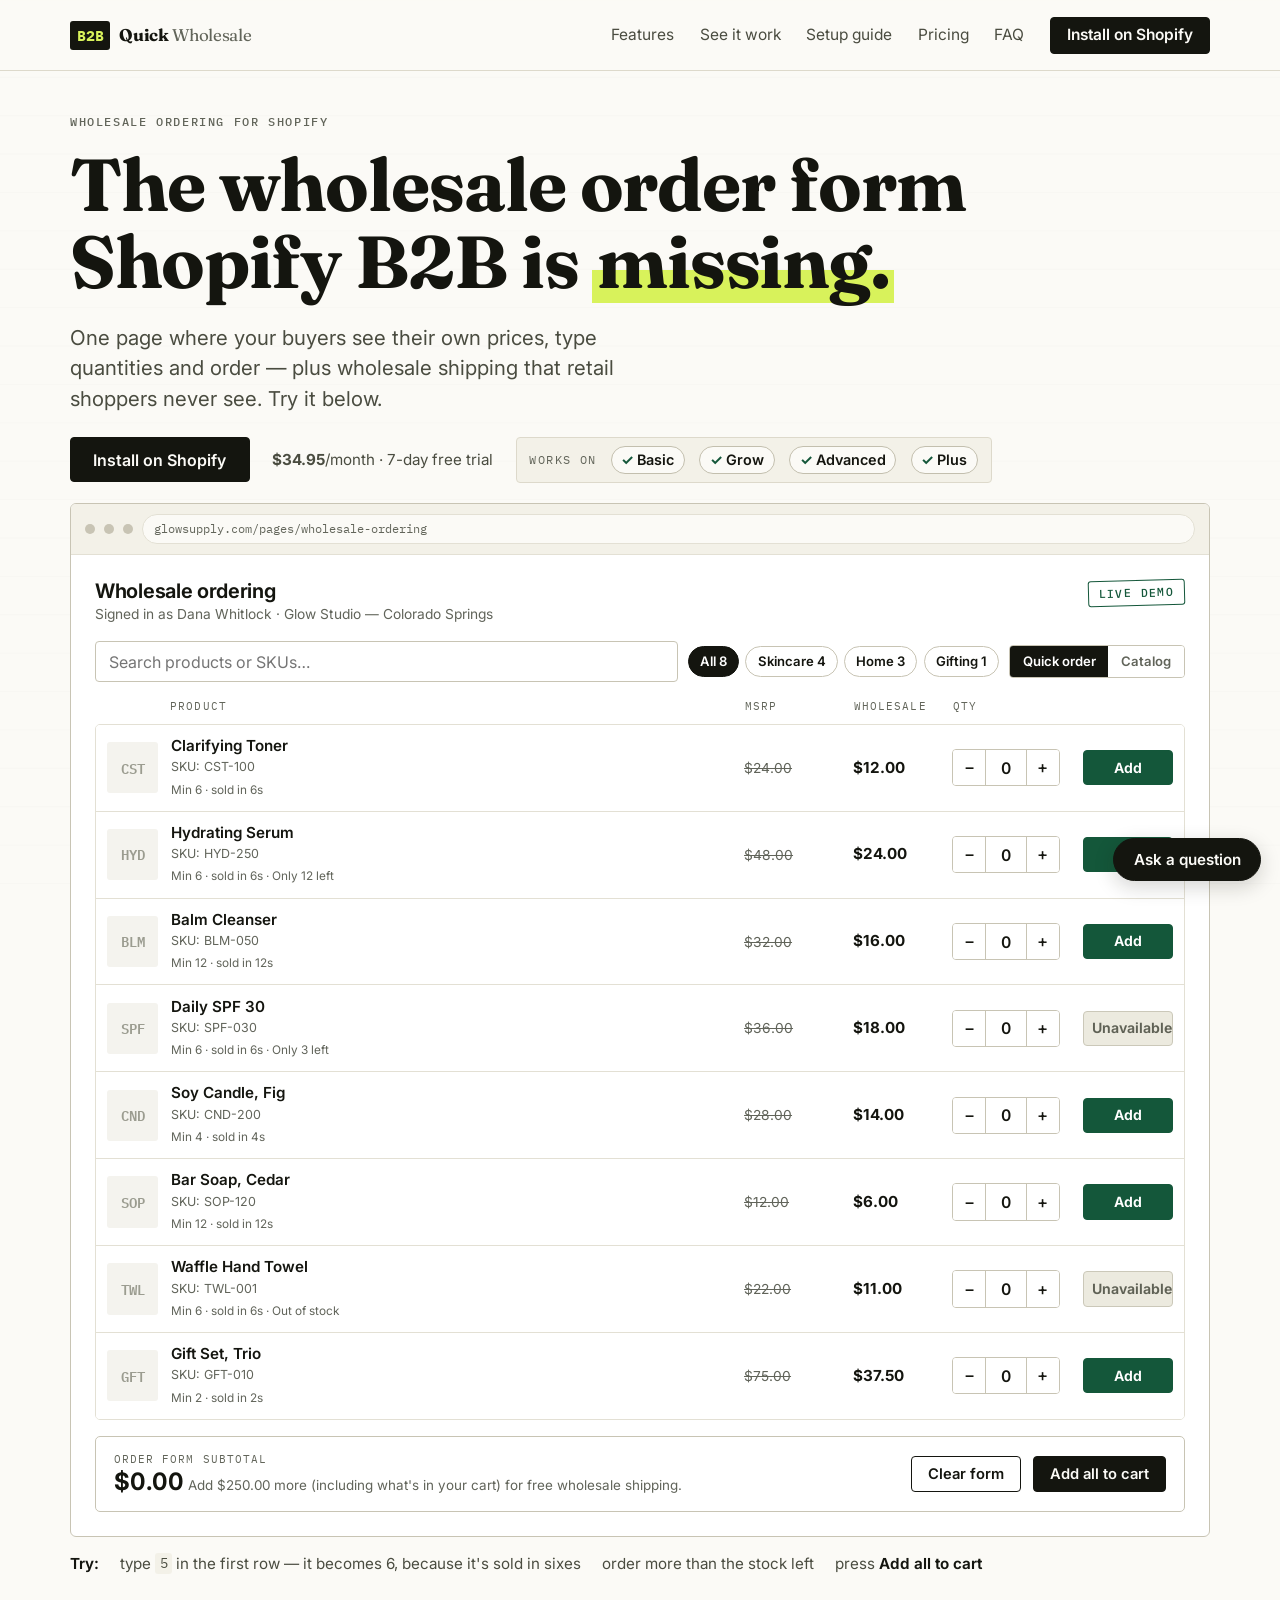
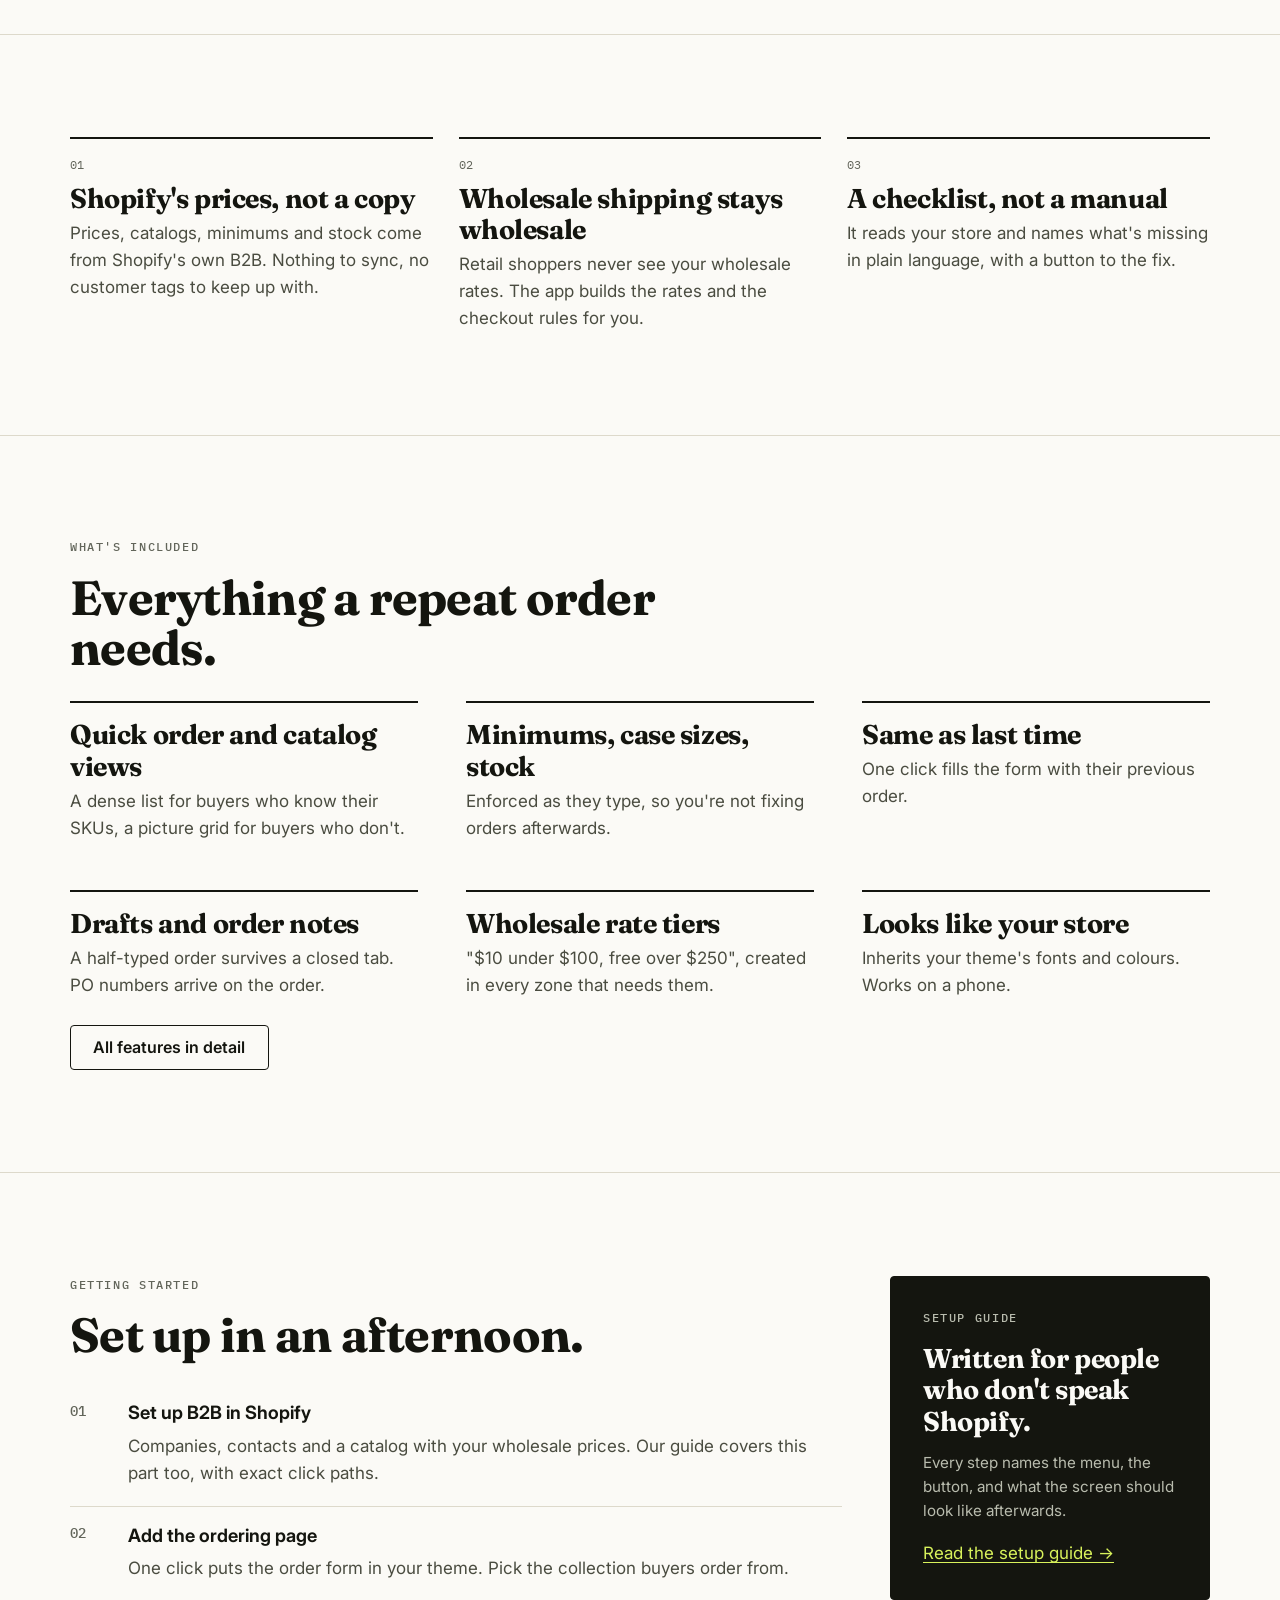
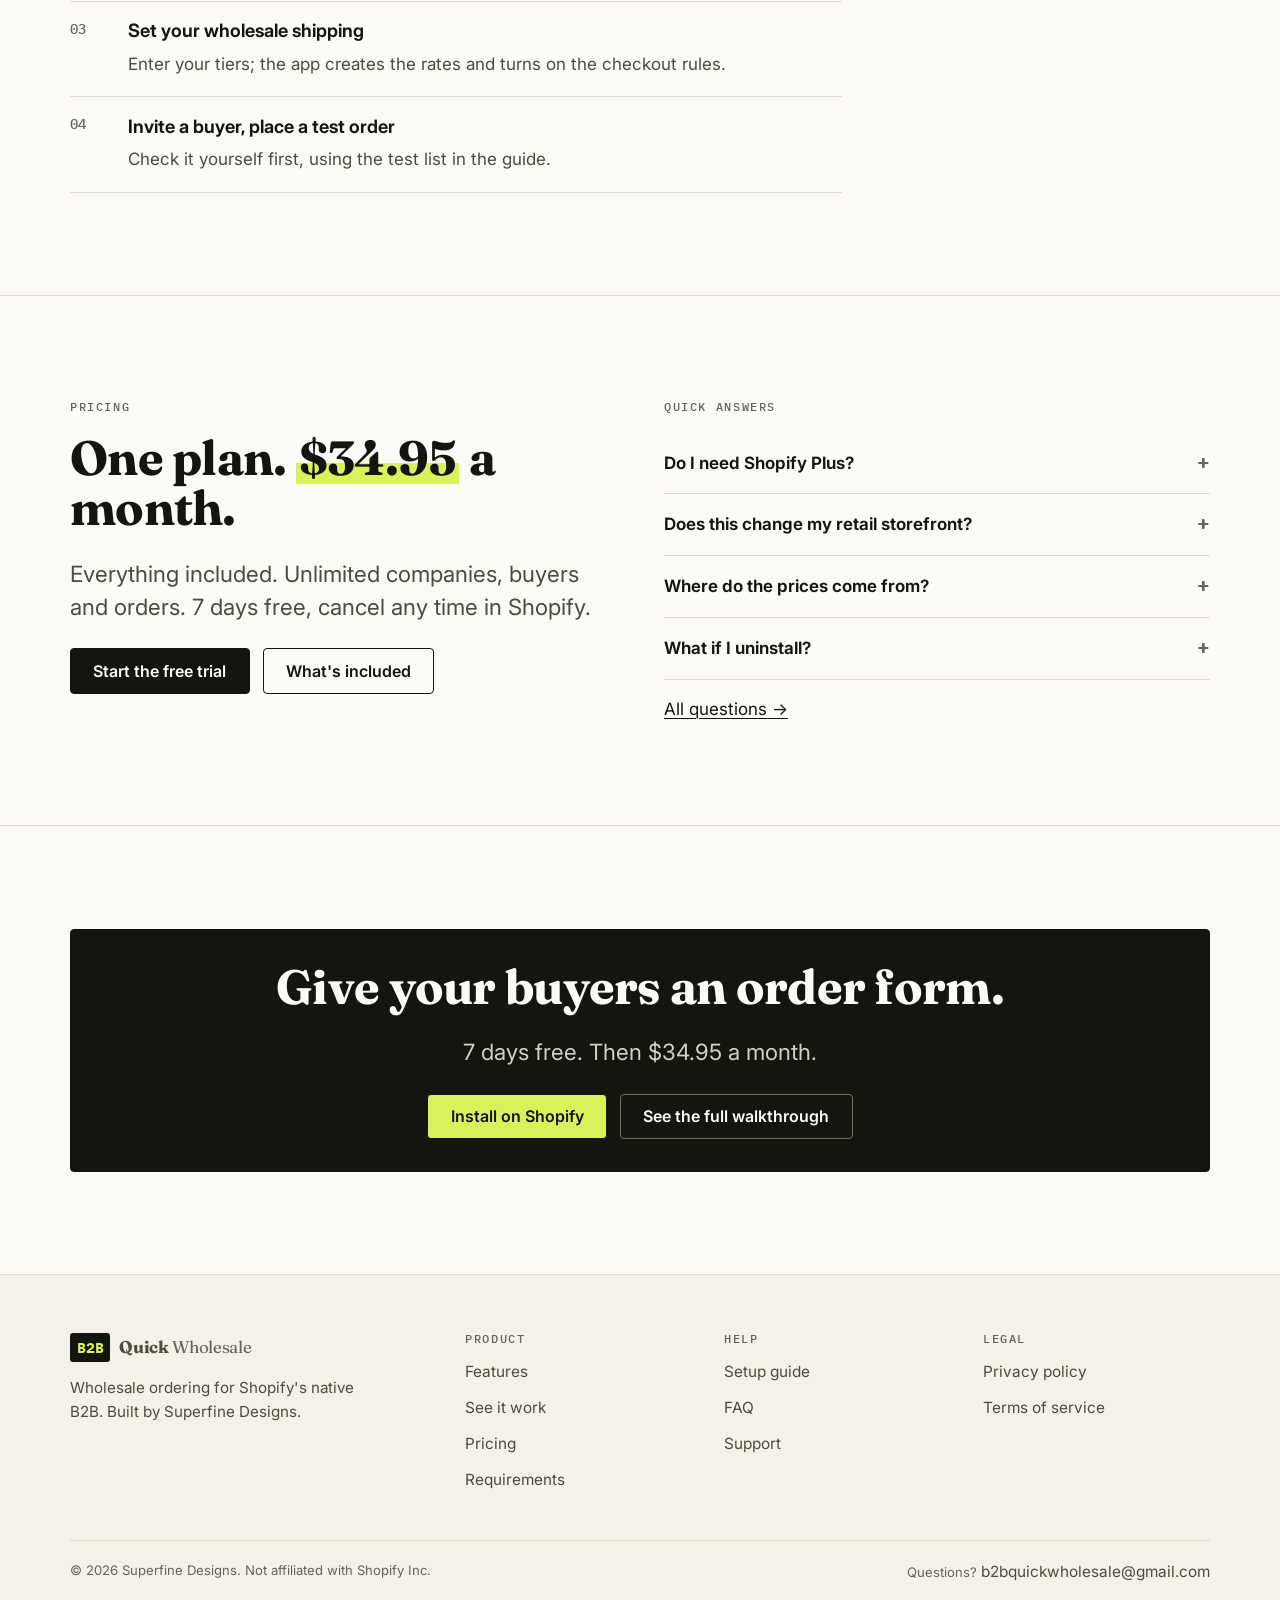
<file: index.html>
<!doctype html>
<html lang="en">
<head>
<meta charset="utf-8">
<meta name="viewport" content="width=device-width, initial-scale=1, viewport-fit=cover">
<title>B2B Quick Wholesale — the order form Shopify B2B is missing</title>
<meta name="description" content="The wholesale order form Shopify B2B is missing. One page where your buyers see their own prices, type quantities and order, plus wholesale shipping retail shoppers never see. Try it here. Works on Basic, Grow, Advanced and Plus.">
<meta property="og:title" content="B2B Quick Wholesale — the order form Shopify B2B is missing">
<meta property="og:description" content="One page where your buyers see their own prices, type quantities and order. Built on Shopify's own B2B, so there's nothing to sync and nothing to tag.">
<meta property="og:type" content="website">
<meta property="og:site_name" content="B2B Quick Wholesale">
<meta property="og:url" content="https://b2bquickwholesale.com/">
<meta name="twitter:card" content="summary">
<link rel="canonical" href="https://b2bquickwholesale.com/">
<link rel="icon" href="assets/favicon.svg" type="image/svg+xml">
<link rel="preconnect" href="https://fonts.googleapis.com">
<link rel="preconnect" href="https://fonts.gstatic.com" crossorigin>
<link href="https://fonts.googleapis.com/css2?family=Fraunces:opsz,wght@9..144,600;9..144,700&family=IBM+Plex+Mono:wght@500&family=Inter:wght@400;500;600;650&display=swap" rel="stylesheet">
<link rel="stylesheet" href="assets/site.css">
<link rel="stylesheet" href="assets/demo.css">
<style>
  /* The demo is the pitch, so the words above it stay short. */
  .hero--demo { padding-block: clamp(1.6rem, 3.5vw, 2.6rem) 0; }
  .hero--demo h1 { max-width: 20ch; margin-bottom: .3em; }
  .lede--hero { font-size: clamp(1.1rem, 1.9vw, 1.28rem); max-width: 48ch; }
  .hero__row { display: flex; flex-wrap: wrap; align-items: center; gap: .9rem 1.4rem; margin-top: 1.3rem; }
  .try { display: flex; flex-wrap: wrap; gap: .4rem 1.3rem; align-items: baseline; margin: .9rem 0 0; font-size: .95rem; color: var(--ink-2); }
  .try b { color: var(--ink); font-weight: 650; }
  .points { display: grid; gap: 1.6rem; }
  @media (min-width: 820px) { .points { grid-template-columns: repeat(3, minmax(0, 1fr)); } }
</style>
<script type="application/ld+json">
{
  "@context": "https://schema.org",
  "@type": "SoftwareApplication",
  "name": "B2B Quick Wholesale",
  "applicationCategory": "BusinessApplication",
  "operatingSystem": "Shopify",
  "description": "A wholesale ordering page for Shopify's native B2B, with wholesale shipping rates gated at checkout.",
  "url": "https://b2bquickwholesale.com/",
  "offers": {
    "@type": "Offer",
    "price": "34.95",
    "priceCurrency": "USD",
    "description": "Per month, with a 7-day free trial"
  },
  "publisher": {
    "@type": "Organization",
    "name": "Superfine Designs",
    "email": "b2bquickwholesale@gmail.com"
  }
}
</script>
</head>
<body>
<a class="skip-link" href="#main">Skip to content</a>

<header class="masthead">
  <div class="wrap masthead__inner">
    <a class="logo" href="index.html">
      <span class="logo__chip">B2B</span>
      <span class="logo__word">Quick <span>Wholesale</span></span>
    </a>
    <button class="nav-toggle" type="button" data-nav-toggle aria-expanded="false" aria-controls="nav">Menu</button>
    <nav class="nav" id="nav" data-nav aria-label="Main">
      <a href="features.html">Features</a>
      <a href="demo.html">See it work</a>
      <a href="setup.html">Setup guide</a>
      <a href="pricing.html">Pricing</a>
      <a href="faq.html">FAQ</a>
      <a class="btn btn--sm" href="pricing.html#install">Install on Shopify</a>
    </nav>
  </div>
</header>

<main id="main">

  <!-- ================= Hero: short, then straight into the demo ============= -->
  <section class="hero hero--demo">
    <div class="wrap">
      <p class="label">Wholesale ordering for Shopify</p>
      <h1>The wholesale order form Shopify B2B is <span class="mark">missing.</span></h1>
      <p class="lede lede--hero">One page where your buyers see their own prices, type quantities
        and order — plus wholesale shipping that retail shoppers never see. Try it below.</p>

      <div class="hero__row">
        <a class="btn" href="pricing.html#install">Install on Shopify</a>
        <span class="small"><strong>$34.95</strong>/month · 7-day free trial</span>
        <span class="plans" style="padding:.5rem .8rem">
          <span class="plans__label">Works on</span>
          <span class="plan-chip" data-yes>Basic</span>
          <span class="plan-chip" data-yes>Grow</span>
          <span class="plan-chip" data-yes>Advanced</span>
          <span class="plan-chip" data-yes>Plus</span>
        </span>
      </div>
    </div>
  </section>

  <section class="section--tight" style="padding-top:1.3rem">
    <div class="wrap">
      <div class="od" data-order-demo></div>
      <p class="try">
        <b>Try:</b>
        <span>type <code>5</code> in the first row — it becomes 6, because it's sold in sixes</span>
        <span>order more than the stock left</span>
        <span>press <b>Add all to cart</b></span>
      </p>
    </div>
  </section>

  <!-- ================= Three reasons ================= -->
  <section class="rule-top">
    <div class="wrap points">
      <div class="feature">
        <span class="feature__num">01</span>
        <h3>Shopify's prices, not a copy</h3>
        <p>Prices, catalogs, minimums and stock come from Shopify's own B2B. Nothing to sync, no
          customer tags to keep up with.</p>
      </div>
      <div class="feature">
        <span class="feature__num">02</span>
        <h3>Wholesale shipping stays wholesale</h3>
        <p>Retail shoppers never see your wholesale rates. The app builds the rates and the checkout
          rules for you.</p>
      </div>
      <div class="feature">
        <span class="feature__num">03</span>
        <h3>A checklist, not a manual</h3>
        <p>It reads your store and names what's missing in plain language, with a button to the
          fix.</p>
      </div>
    </div>
  </section>

  <!-- ================= What's included ================= -->
  <section class="rule-top">
    <div class="wrap">
      <p class="label">What's included</p>
      <h2 style="max-width:20ch">Everything a repeat order needs.</h2>
      <div class="grid grid--3" style="margin-top:1.8rem">
        <div class="feature"><h3>Quick order and catalog views</h3>
          <p>A dense list for buyers who know their SKUs, a picture grid for buyers who don't.</p></div>
        <div class="feature"><h3>Minimums, case sizes, stock</h3>
          <p>Enforced as they type, so you're not fixing orders afterwards.</p></div>
        <div class="feature"><h3>Same as last time</h3>
          <p>One click fills the form with their previous order.</p></div>
        <div class="feature"><h3>Drafts and order notes</h3>
          <p>A half-typed order survives a closed tab. PO numbers arrive on the order.</p></div>
        <div class="feature"><h3>Wholesale rate tiers</h3>
          <p>"$10 under $100, free over $250", created in every zone that needs them.</p></div>
        <div class="feature"><h3>Looks like your store</h3>
          <p>Inherits your theme's fonts and colours. Works on a phone.</p></div>
      </div>
      <div class="btn-row" style="margin-top:1.6rem">
        <a class="btn btn--ghost" href="features.html">All features in detail</a>
      </div>
    </div>
  </section>

  <!-- ================= Setup ================= -->
  <section class="rule-top">
    <div class="wrap grid grid--sidebar">
      <div>
        <p class="label">Getting started</p>
        <h2>Set up in an afternoon.</h2>
        <ol class="steps" style="margin-top:1.2rem">
          <li><h3>Set up B2B in Shopify</h3>
            <p>Companies, contacts and a catalog with your wholesale prices. Our guide covers this
              part too, with exact click paths.</p></li>
          <li><h3>Add the ordering page</h3>
            <p>One click puts the order form in your theme. Pick the collection buyers order from.</p></li>
          <li><h3>Set your wholesale shipping</h3>
            <p>Enter your tiers; the app creates the rates and turns on the checkout rules.</p></li>
          <li><h3>Invite a buyer, place a test order</h3>
            <p>Check it yourself first, using the test list in the guide.</p></li>
        </ol>
      </div>
      <aside class="panel panel--ink">
        <p class="label">Setup guide</p>
        <h3 style="color:inherit">Written for people who don't speak Shopify.</h3>
        <p class="small">Every step names the menu, the button, and what the screen should look like
          afterwards.</p>
        <p style="margin-top:1rem"><a href="setup.html">Read the setup guide →</a></p>
      </aside>
    </div>
  </section>

  <!-- ================= Pricing + quick answers ================= -->
  <section class="rule-top">
    <div class="wrap grid grid--2">
      <div>
        <p class="label">Pricing</p>
        <h2>One plan. <span class="mark">$34.95</span> a month.</h2>
        <p class="lede">Everything included. Unlimited companies, buyers and orders. 7 days free,
          cancel any time in Shopify.</p>
        <div class="btn-row" style="margin-top:1.3rem">
          <a class="btn" href="pricing.html#install">Start the free trial</a>
          <a class="btn btn--ghost" href="pricing.html">What's included</a>
        </div>
      </div>
      <div>
        <p class="label">Quick answers</p>
        <details class="faq">
          <summary>Do I need Shopify Plus?</summary>
          <div><p>No. B2B is included on Basic, Grow, Advanced and Plus. Plus adds catalogs assigned
            directly to individual companies; other plans assign them through B2B markets, and the
            ordering page works either way. <a href="requirements.html">Requirements</a>.</p></div>
        </details>
        <details class="faq">
          <summary>Does this change my retail storefront?</summary>
          <div><p>No. Only signed-in wholesale buyers can use the ordering page, and retail shoppers
            never see wholesale shipping rates.</p></div>
        </details>
        <details class="faq">
          <summary>Where do the prices come from?</summary>
          <div><p>From the catalog you assign in Shopify. The app stores no prices of its own, so
            they can't drift out of sync.</p></div>
        </details>
        <details class="faq">
          <summary>What if I uninstall?</summary>
          <div><p>Remove the wholesale rates first, with the button in the app. Otherwise they stay
            behind and retail shoppers would see them.</p></div>
        </details>
        <p style="margin-top:1rem"><a href="faq.html">All questions →</a></p>
      </div>
    </div>
  </section>

  <!-- ================= CTA ================= -->
  <section class="rule-top">
    <div class="wrap">
      <div class="panel panel--ink center">
        <h2 style="color:inherit">Give your buyers an order form.</h2>
        <p class="lede" style="color:#cfd2c4;margin-inline:auto">7 days free. Then $34.95 a month.</p>
        <div class="btn-row" style="justify-content:center;margin-top:1.3rem">
          <a class="btn btn--lime" href="pricing.html#install">Install on Shopify</a>
          <a class="btn btn--ghost" style="color:var(--paper);border-color:#6d7063" href="demo.html">See the full walkthrough</a>
        </div>
      </div>
    </div>
  </section>

</main>

<footer class="footer">
  <div class="wrap">
    <div class="footer__grid">
      <div>
        <a class="logo" href="index.html">
          <span class="logo__chip">B2B</span>
          <span class="logo__word">Quick <span>Wholesale</span></span>
        </a>
        <p class="small" style="margin-top:.9rem;max-width:30ch">Wholesale ordering for Shopify's
          native B2B. Built by Superfine Designs.</p>
      </div>
      <div>
        <h4>Product</h4>
        <ul>
          <li><a href="features.html">Features</a></li>
          <li><a href="demo.html">See it work</a></li>
          <li><a href="pricing.html">Pricing</a></li>
          <li><a href="requirements.html">Requirements</a></li>
        </ul>
      </div>
      <div>
        <h4>Help</h4>
        <ul>
          <li><a href="setup.html">Setup guide</a></li>
          <li><a href="faq.html">FAQ</a></li>
          <li><a href="support.html">Support</a></li>
        </ul>
      </div>
      <div>
        <h4>Legal</h4>
        <ul>
          <li><a href="privacy.html">Privacy policy</a></li>
          <li><a href="terms.html">Terms of service</a></li>
        </ul>
      </div>
    </div>
    <div class="footer__legal">
      <span class="tiny">© <span data-year>2026</span> Superfine Designs. Not affiliated with Shopify Inc.</span>
      <span class="tiny">Questions? <a href="mailto:b2bquickwholesale@gmail.com">b2bquickwholesale@gmail.com</a></span>
    </div>
  </div>
</footer>

<script src="assets/site.js" defer></script>
<script src="assets/assist.js" defer></script>
<script src="assets/demo.js" defer></script>
</body>
</html>
</file>
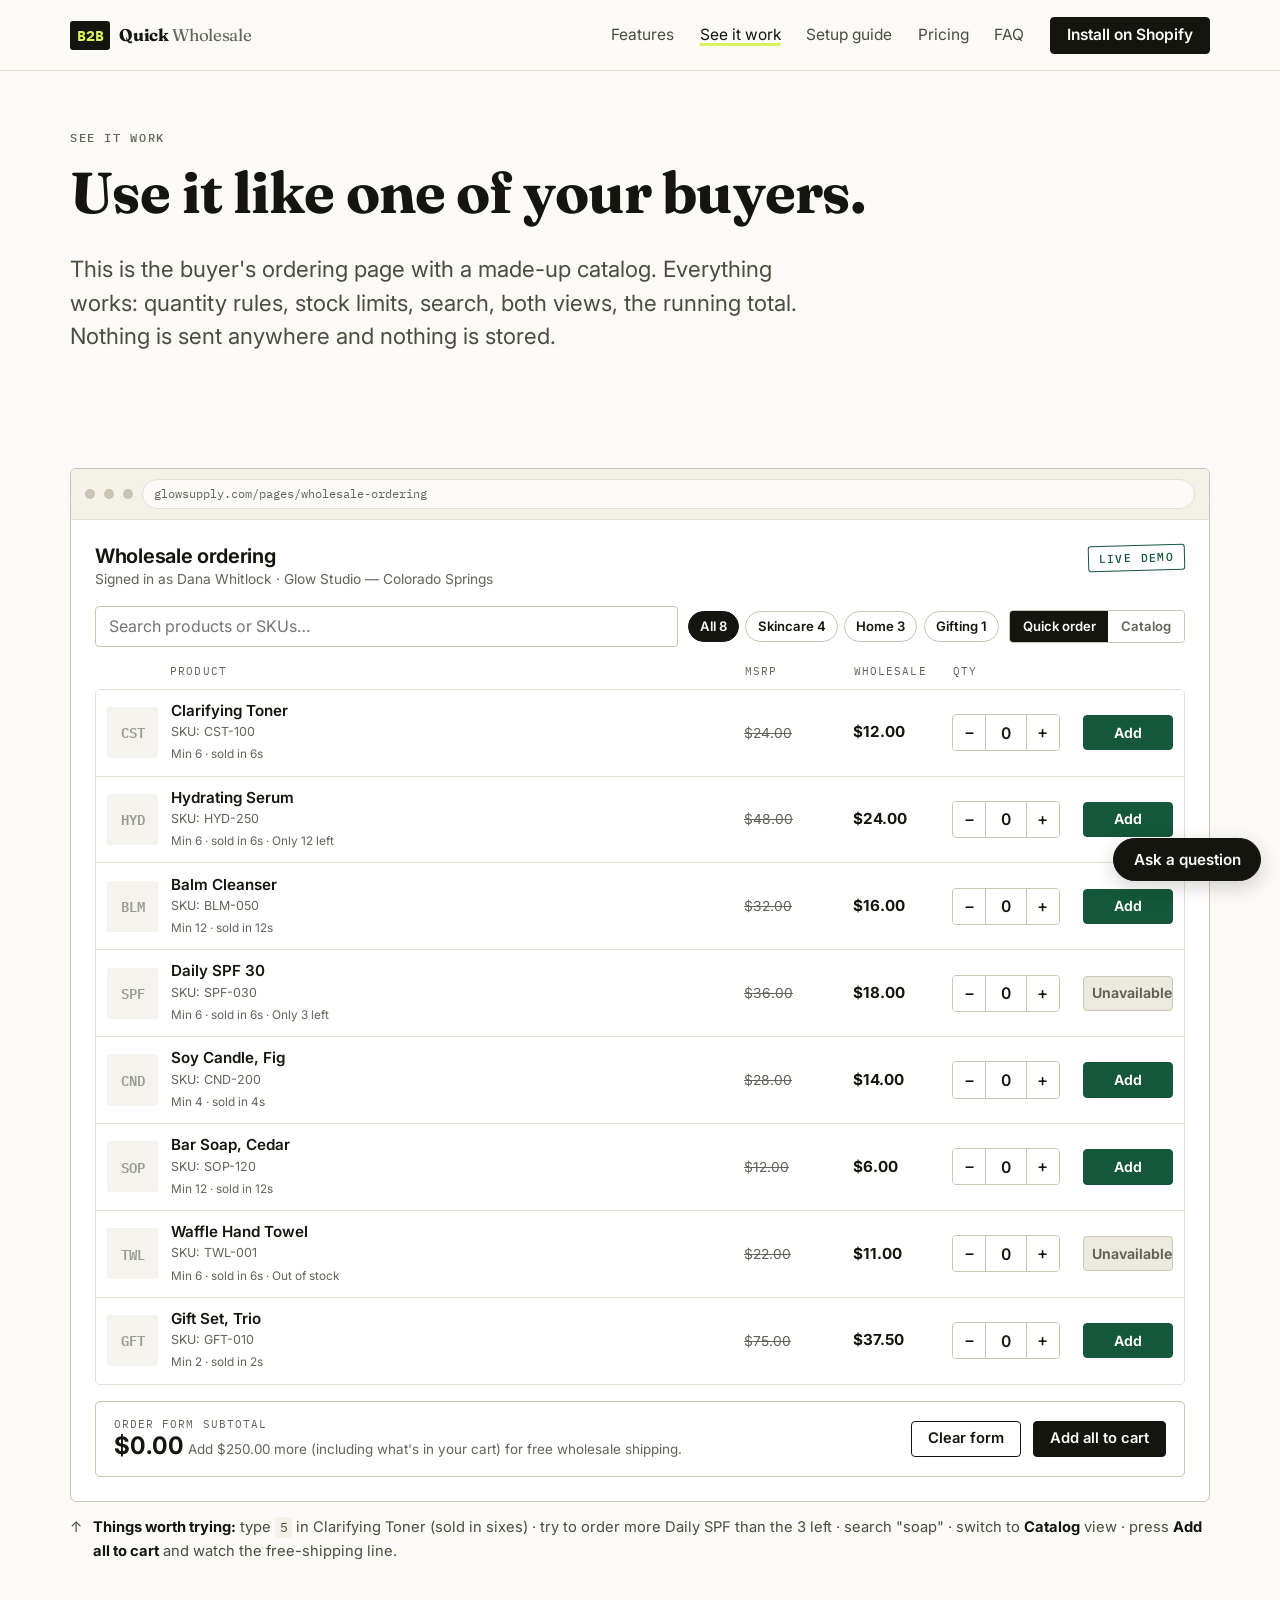
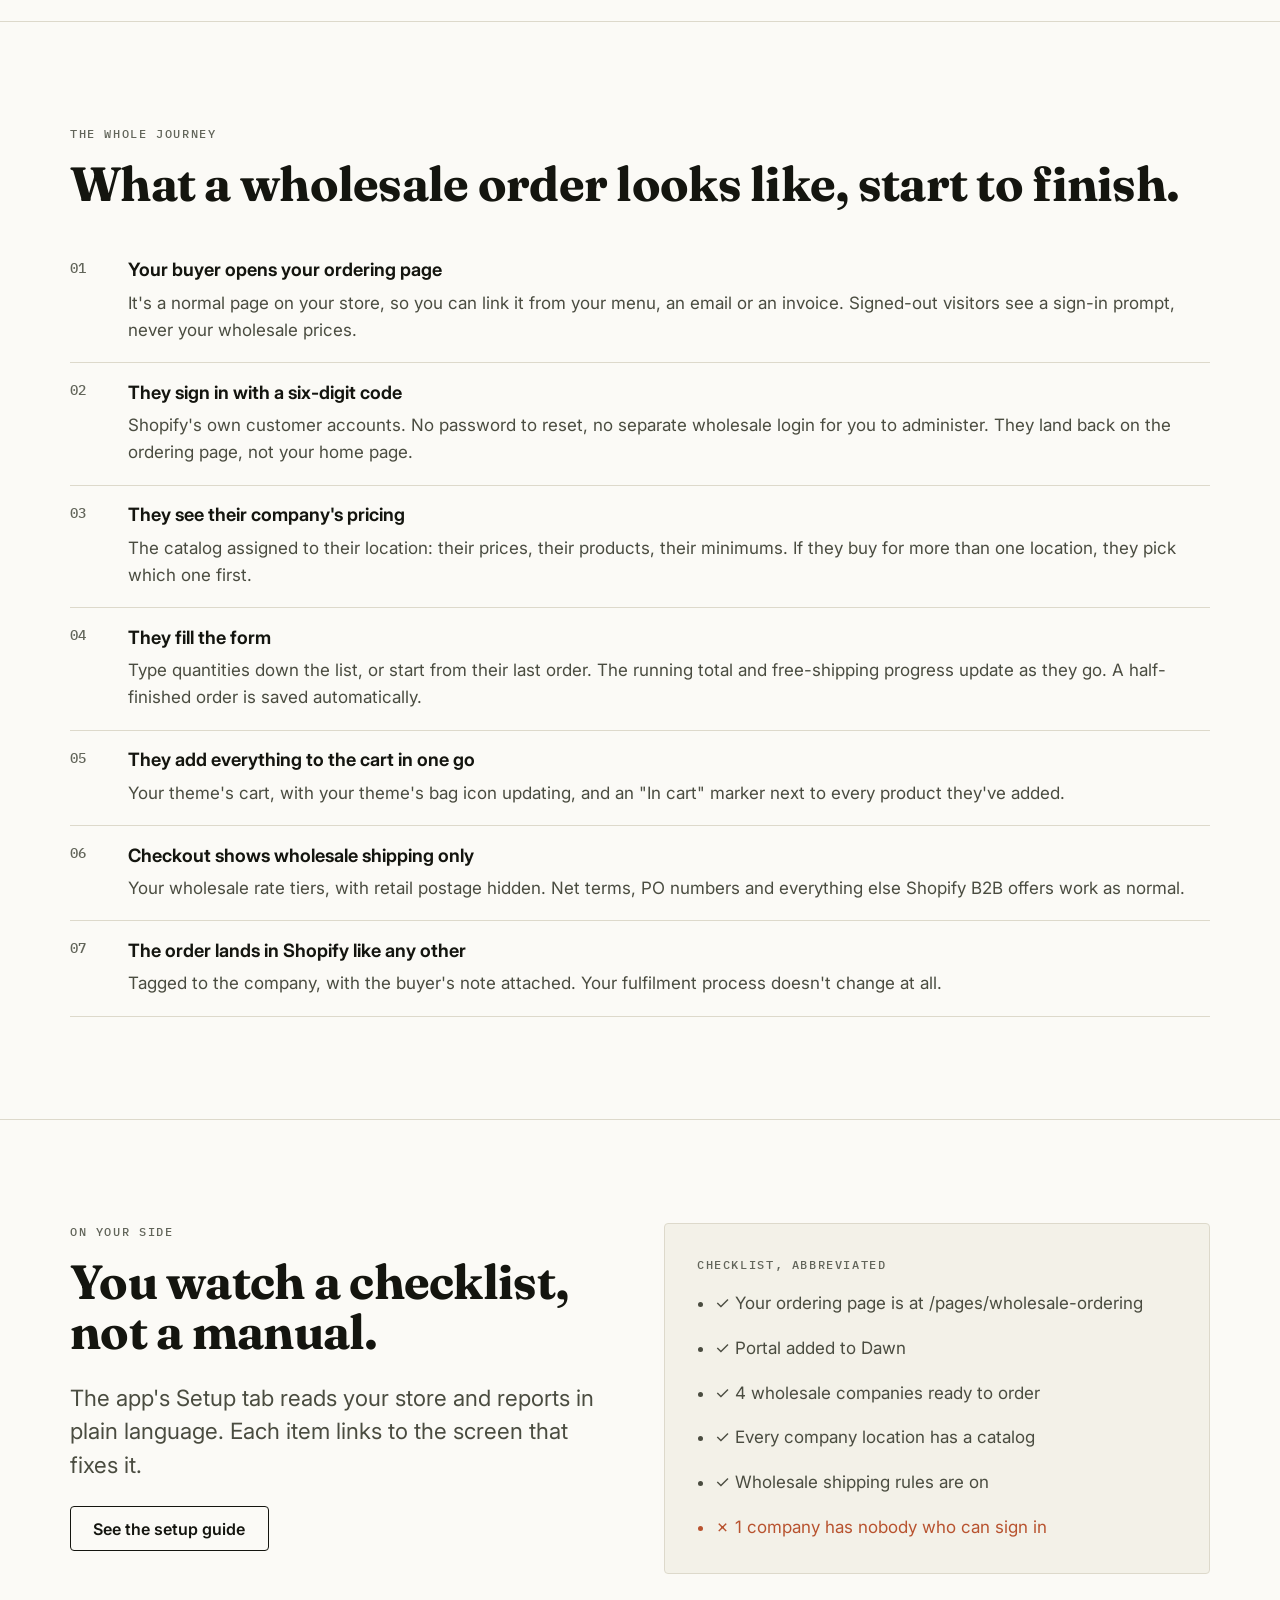
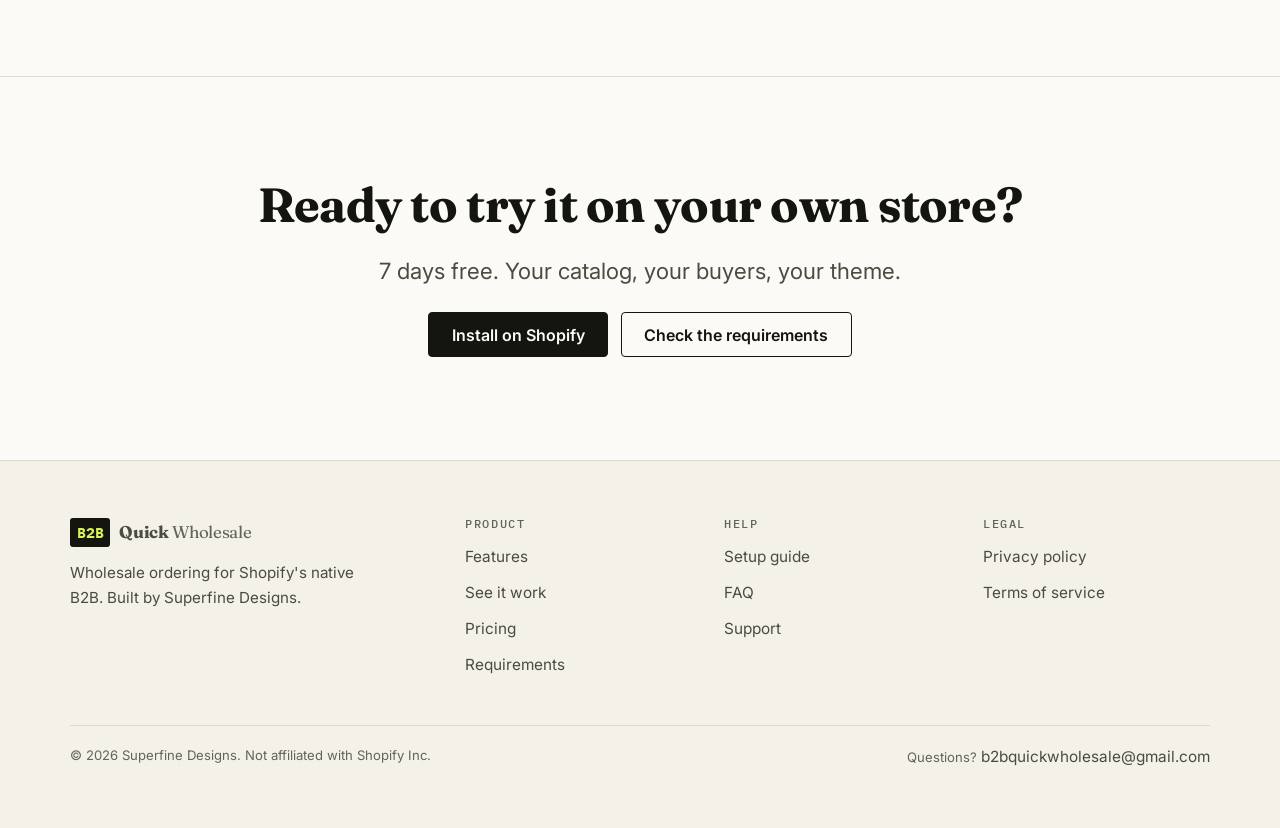
<file: demo.html>
<!doctype html>
<html lang="en">
<head>
<meta charset="utf-8">
<meta name="viewport" content="width=device-width, initial-scale=1, viewport-fit=cover">
<title>See it work — B2B Quick Wholesale</title>
<meta name="description" content="Try the wholesale ordering page yourself: quantity rules, minimums, stock limits, running totals and free-shipping progress. No install, no sign-up.">
<meta property="og:title" content="See it work — B2B Quick Wholesale">
<meta property="og:description" content="Try the wholesale ordering page yourself: quantity rules, minimums, stock limits, running totals and free-shipping progress. No install, no sign-up.">
<meta property="og:type" content="website">
<meta property="og:site_name" content="B2B Quick Wholesale">
<meta property="og:url" content="https://b2bquickwholesale.com/demo.html">
<meta name="twitter:card" content="summary">
<link rel="canonical" href="https://b2bquickwholesale.com/demo.html">
<link rel="icon" href="assets/favicon.svg" type="image/svg+xml">
<link rel="preconnect" href="https://fonts.googleapis.com">
<link rel="preconnect" href="https://fonts.gstatic.com" crossorigin>
<link href="https://fonts.googleapis.com/css2?family=Fraunces:opsz,wght@9..144,600;9..144,700&family=IBM+Plex+Mono:wght@500&family=Inter:wght@400;500;600;650&display=swap" rel="stylesheet">
<link rel="stylesheet" href="assets/site.css">
<link rel="stylesheet" href="assets/demo.css">
</head>
<body>
<a class="skip-link" href="#main">Skip to content</a>

<header class="masthead">
  <div class="wrap masthead__inner">
    <a class="logo" href="index.html">
      <span class="logo__chip">B2B</span>
      <span class="logo__word">Quick <span>Wholesale</span></span>
    </a>
    <button class="nav-toggle" type="button" data-nav-toggle aria-expanded="false" aria-controls="nav">Menu</button>
    <nav class="nav" id="nav" data-nav aria-label="Main">
      <a href="features.html">Features</a>
      <a href="demo.html" aria-current="page">See it work</a>
      <a href="setup.html">Setup guide</a>
      <a href="pricing.html">Pricing</a>
      <a href="faq.html">FAQ</a>
      <a class="btn btn--sm" href="pricing.html#install">Install on Shopify</a>
    </nav>
  </div>
</header>

<main id="main">

  <section class="section--tight">
    <div class="wrap">
      <p class="label">See it work</p>
      <h1 style="font-size:clamp(2.2rem,5vw,3.6rem)">Use it like one of your buyers.</h1>
      <p class="lede">This is the buyer's ordering page with a made-up catalog. Everything works:
        quantity rules, stock limits, search, both views, the running total. Nothing is sent
        anywhere and nothing is stored.</p>
    </div>
  </section>

  <section class="section--tight">
    <div class="wrap">
      <div class="od" data-order-demo></div>
      <div class="od-caption">
        <span aria-hidden="true">↑</span>
        <p><b>Things worth trying:</b> type <code>5</code> in Clarifying Toner (sold in sixes) ·
          try to order more Daily SPF than the 3 left · search "soap" · switch to
          <b>Catalog</b> view · press <b>Add all to cart</b> and watch the free-shipping line.</p>
      </div>
    </div>
  </section>

  <section class="rule-top">
    <div class="wrap">
      <p class="label">The whole journey</p>
      <h2>What a wholesale order looks like, start to finish.</h2>
      <ol class="steps" style="margin-top:2rem">
        <li><h3>Your buyer opens your ordering page</h3>
          <p>It's a normal page on your store, so you can link it from your menu, an email or an
            invoice. Signed-out visitors see a sign-in prompt, never your wholesale prices.</p></li>
        <li><h3>They sign in with a six-digit code</h3>
          <p>Shopify's own customer accounts. No password to reset, no separate wholesale login for
            you to administer. They land back on the ordering page, not your home page.</p></li>
        <li><h3>They see their company's pricing</h3>
          <p>The catalog assigned to their location: their prices, their products, their minimums.
            If they buy for more than one location, they pick which one first.</p></li>
        <li><h3>They fill the form</h3>
          <p>Type quantities down the list, or start from their last order. The running total and
            free-shipping progress update as they go. A half-finished order is saved automatically.</p></li>
        <li><h3>They add everything to the cart in one go</h3>
          <p>Your theme's cart, with your theme's bag icon updating, and an "In cart" marker next to
            every product they've added.</p></li>
        <li><h3>Checkout shows wholesale shipping only</h3>
          <p>Your wholesale rate tiers, with retail postage hidden. Net terms, PO numbers and
            everything else Shopify B2B offers work as normal.</p></li>
        <li><h3>The order lands in Shopify like any other</h3>
          <p>Tagged to the company, with the buyer's note attached. Your fulfilment process doesn't
            change at all.</p></li>
      </ol>
    </div>
  </section>

  <section class="rule-top">
    <div class="wrap grid grid--2">
      <div>
        <p class="label">On your side</p>
        <h2>You watch a checklist, not a manual.</h2>
        <p class="lede">The app's Setup tab reads your store and reports in plain language. Each item
          links to the screen that fixes it.</p>
        <p><a class="btn btn--ghost" href="setup.html">See the setup guide</a></p>
      </div>
      <div class="panel panel--sunk">
        <p class="label">Checklist, abbreviated</p>
        <ul class="stack" style="margin:0;padding-left:1.1rem;color:var(--ink-2)">
          <li>✓ Your ordering page is at /pages/wholesale-ordering</li>
          <li>✓ Portal added to Dawn</li>
          <li>✓ 4 wholesale companies ready to order</li>
          <li>✓ Every company location has a catalog</li>
          <li>✓ Wholesale shipping rules are on</li>
          <li style="color:var(--clay)">✗ 1 company has nobody who can sign in</li>
        </ul>
      </div>
    </div>
  </section>

  <section class="rule-top">
    <div class="wrap center">
      <h2>Ready to try it on your own store?</h2>
      <p class="lede">7 days free. Your catalog, your buyers, your theme.</p>
      <div class="btn-row" style="justify-content:center;margin-top:1.4rem">
        <a class="btn" href="pricing.html#install">Install on Shopify</a>
        <a class="btn btn--ghost" href="requirements.html">Check the requirements</a>
      </div>
    </div>
  </section>
</main>

<footer class="footer">
  <div class="wrap">
    <div class="footer__grid">
      <div>
        <a class="logo" href="index.html"><span class="logo__chip">B2B</span><span class="logo__word">Quick <span>Wholesale</span></span></a>
        <p class="small" style="margin-top:.9rem;max-width:30ch">Wholesale ordering for Shopify's native B2B. Built by Superfine Designs.</p>
      </div>
      <div><h4>Product</h4><ul>
        <li><a href="features.html">Features</a></li>
        <li><a href="demo.html">See it work</a></li>
        <li><a href="pricing.html">Pricing</a></li>
        <li><a href="requirements.html">Requirements</a></li>
      </ul></div>
      <div><h4>Help</h4><ul>
        <li><a href="setup.html">Setup guide</a></li>
        <li><a href="faq.html">FAQ</a></li>
        <li><a href="support.html">Support</a></li>
      </ul></div>
      <div><h4>Legal</h4><ul>
        <li><a href="privacy.html">Privacy policy</a></li>
        <li><a href="terms.html">Terms of service</a></li>
      </ul></div>
    </div>
    <div class="footer__legal">
      <span class="tiny">© <span data-year>2026</span> Superfine Designs. Not affiliated with Shopify Inc.</span>
      <span class="tiny">Questions? <a href="mailto:b2bquickwholesale@gmail.com">b2bquickwholesale@gmail.com</a></span>
    </div>
  </div>
</footer>

<script src="assets/site.js" defer></script>
<script src="assets/assist.js" defer></script>
<script src="assets/demo.js" defer></script>
</body>
</html>
</file>
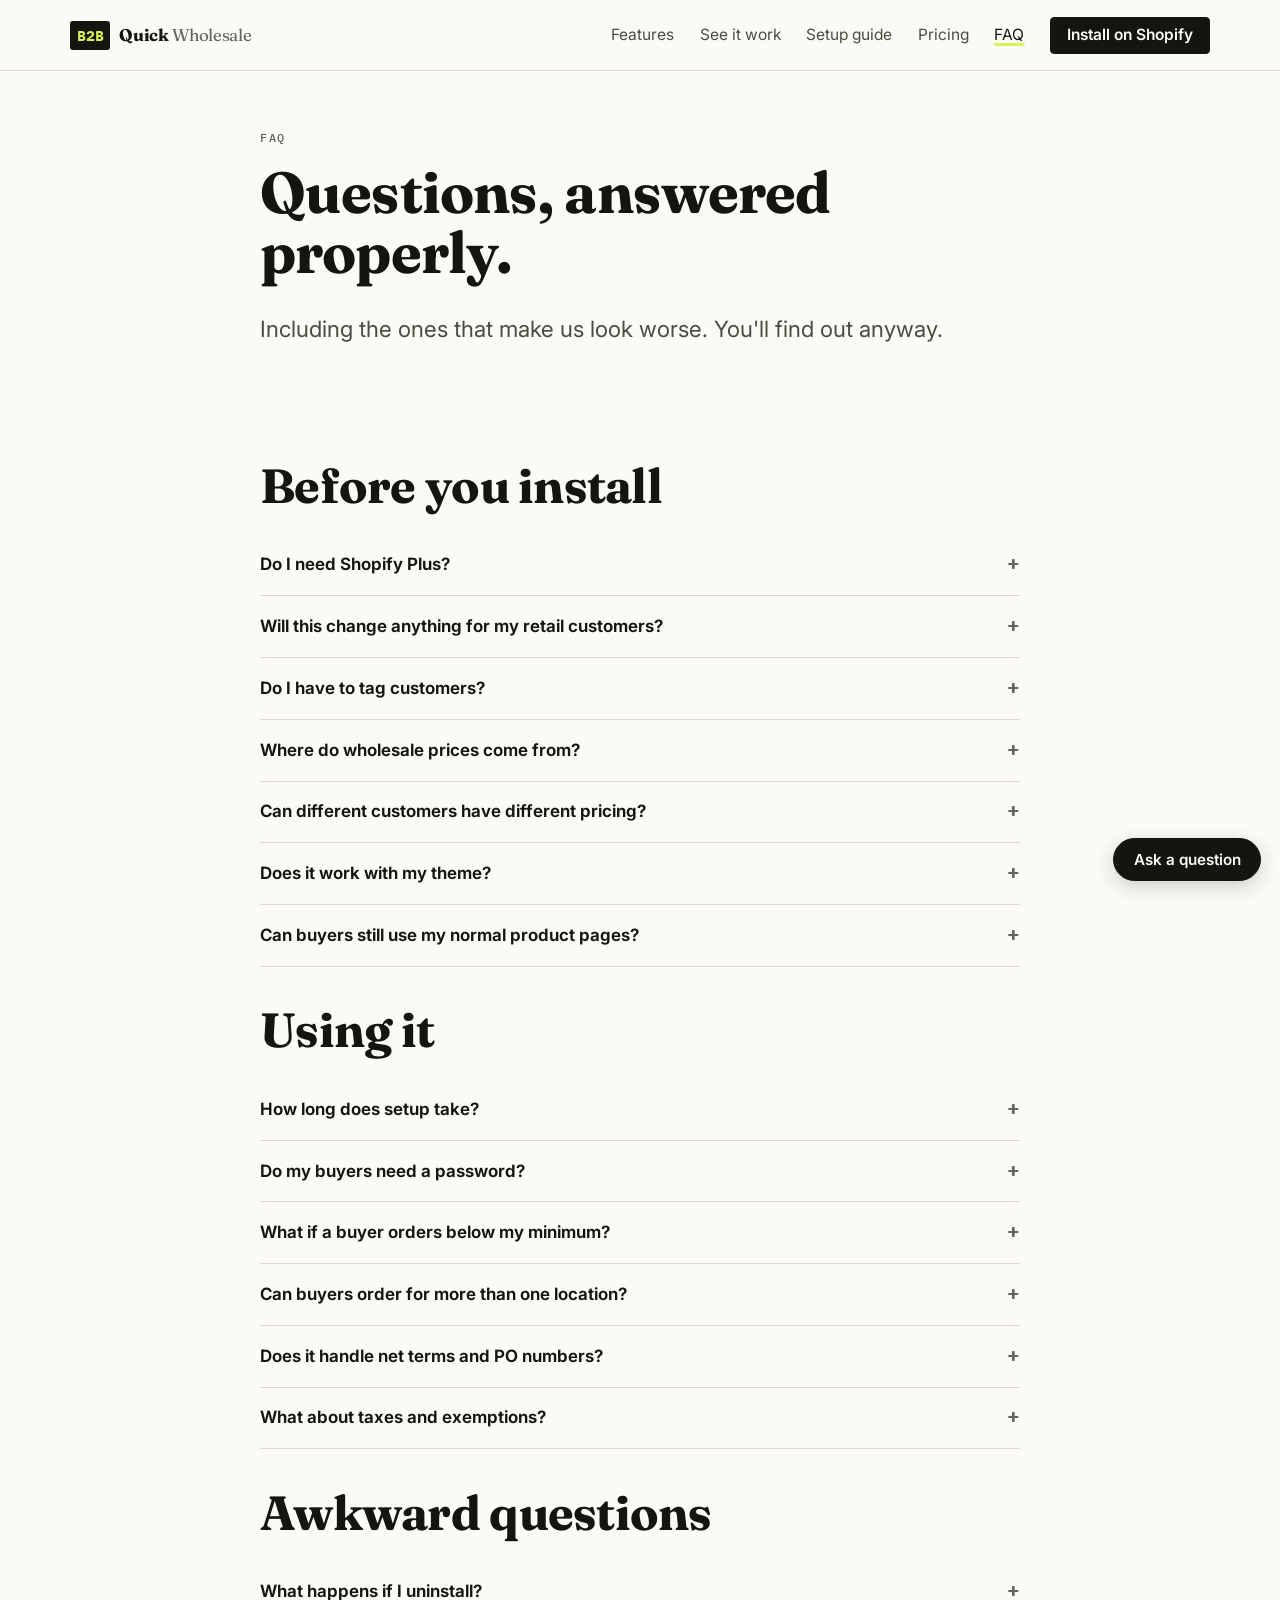
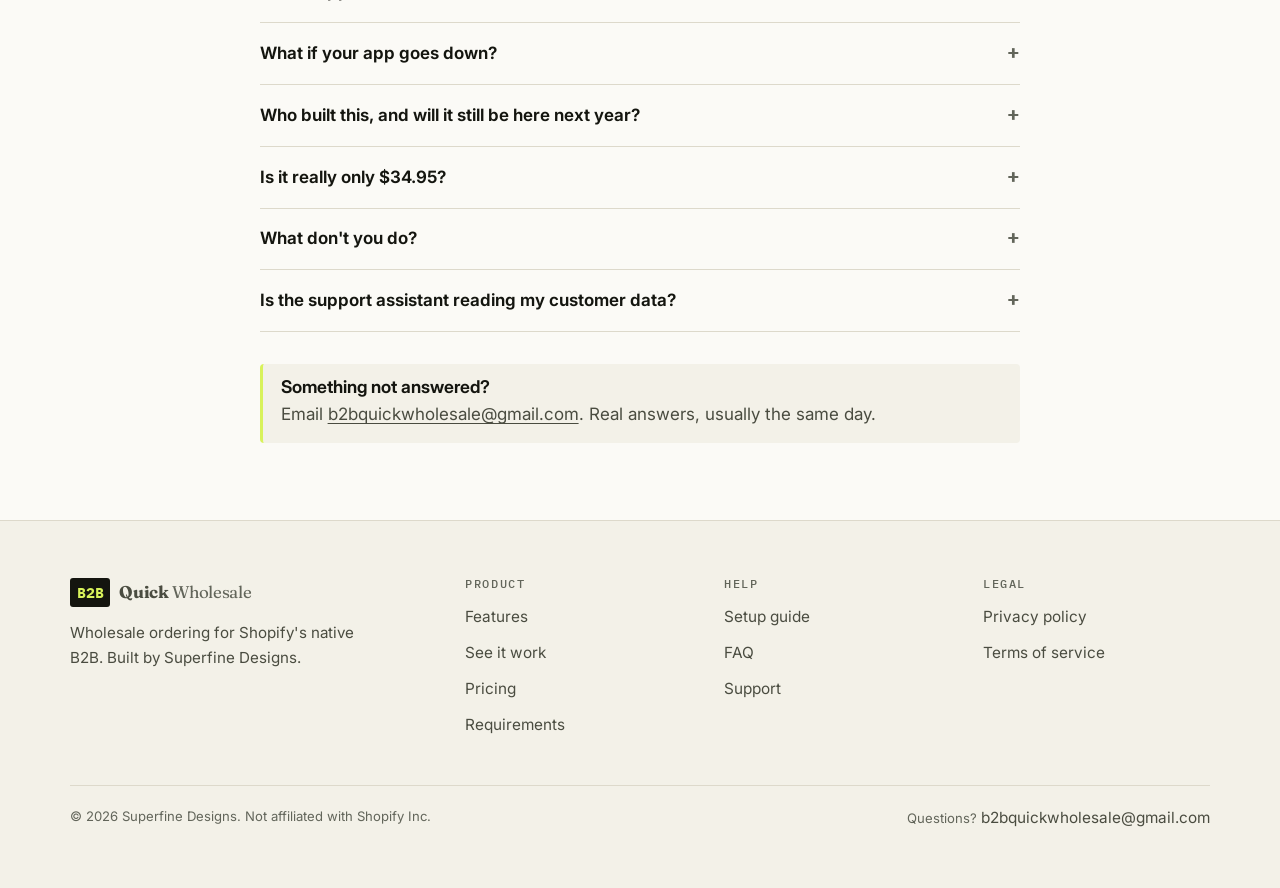
<file: faq.html>
<!doctype html>
<html lang="en">
<head>
<meta charset="utf-8">
<meta name="viewport" content="width=device-width, initial-scale=1, viewport-fit=cover">
<title>FAQ — B2B Quick Wholesale</title>
<meta name="description" content="Plans, pricing, themes, what happens to retail customers, what happens if you uninstall, and the awkward questions worth asking before you install a wholesale app.">
<meta property="og:title" content="FAQ — B2B Quick Wholesale">
<meta property="og:description" content="Plans, pricing, themes, what happens to retail customers, what happens if you uninstall, and the awkward questions worth asking before you install a wholesale app.">
<meta property="og:type" content="website">
<meta property="og:site_name" content="B2B Quick Wholesale">
<meta property="og:url" content="https://b2bquickwholesale.com/faq.html">
<meta name="twitter:card" content="summary">
<link rel="canonical" href="https://b2bquickwholesale.com/faq.html">
<link rel="icon" href="assets/favicon.svg" type="image/svg+xml">
<link rel="preconnect" href="https://fonts.googleapis.com">
<link rel="preconnect" href="https://fonts.gstatic.com" crossorigin>
<link href="https://fonts.googleapis.com/css2?family=Fraunces:opsz,wght@9..144,600;9..144,700&family=IBM+Plex+Mono:wght@500&family=Inter:wght@400;500;600;650&display=swap" rel="stylesheet">
<link rel="stylesheet" href="assets/site.css">
<script type="application/ld+json">
{
  "@context": "https://schema.org",
  "@type": "FAQPage",
  "mainEntity": [
    {
      "@type": "Question",
      "name": "Do I need Shopify Plus?",
      "acceptedAnswer": {
        "@type": "Answer",
        "text": "No. Shopify B2B is included on Basic, Grow, Advanced and Plus. Plus lets you assign catalogs directly to individual companies and gives you unlimited catalogs; on the other plans you assign up to three catalogs through B2B markets. The ordering page works the same on every plan. Full requirements."
      }
    },
    {
      "@type": "Question",
      "name": "Will this change anything for my retail customers?",
      "acceptedAnswer": {
        "@type": "Answer",
        "text": "No. The ordering page is a separate page only signed-in wholesale buyers can use, and retail shoppers continue to see your store exactly as it is. Once the shipping rules are on, they also stop seeing any wholesale shipping rates, which is usually an improvement."
      }
    },
    {
      "@type": "Question",
      "name": "Do I have to tag customers?",
      "acceptedAnswer": {
        "@type": "Answer",
        "text": "No, and that's deliberate. The app knows a wholesale buyer from the company on their cart, which is Shopify's own record. Tag-based wholesale apps break the day someone forgets to tag a new contact."
      }
    },
    {
      "@type": "Question",
      "name": "Where do wholesale prices come from?",
      "acceptedAnswer": {
        "@type": "Answer",
        "text": "From the catalog you assign to a company location in Shopify. The app has no prices of its own, stores none, and can't get out of sync. If a buyer sees the wrong price, it's a catalog assignment, and the setup checklist will say so."
      }
    },
    {
      "@type": "Question",
      "name": "Can different customers have different pricing?",
      "acceptedAnswer": {
        "@type": "Answer",
        "text": "Yes, within what your plan allows: on Plus, a catalog per company or location; on other plans, up to three catalogs assigned through B2B markets. Volume price breaks and per-product fixed prices work on every plan."
      }
    },
    {
      "@type": "Question",
      "name": "Does it work with my theme?",
      "acceptedAnswer": {
        "@type": "Answer",
        "text": "Any Online Store 2.0 theme, which is any free Shopify theme and nearly every paid theme from the last few years. The page picks up your fonts and colours automatically."
      }
    },
    {
      "@type": "Question",
      "name": "Can buyers still use my normal product pages?",
      "acceptedAnswer": {
        "@type": "Answer",
        "text": "Yes. They're signed in, so they see their prices everywhere on your store. The ordering page is the fast lane, not a cage."
      }
    },
    {
      "@type": "Question",
      "name": "How long does setup take?",
      "acceptedAnswer": {
        "@type": "Answer",
        "text": "About two hours the first time if you're starting from nothing, including Shopify's own B2B setup. If your companies and catalogs already exist, about twenty minutes. The setup guide covers both."
      }
    },
    {
      "@type": "Question",
      "name": "Do my buyers need a password?",
      "acceptedAnswer": {
        "@type": "Answer",
        "text": "No. Shopify emails them a six-digit code. There's no password to reset, which removes the most common wholesale support request there is."
      }
    },
    {
      "@type": "Question",
      "name": "What if a buyer orders below my minimum?",
      "acceptedAnswer": {
        "@type": "Answer",
        "text": "They can't. Minimums and case sizes come from Shopify's quantity rules and are enforced as they type, with a short note explaining why the number changed."
      }
    },
    {
      "@type": "Question",
      "name": "Can buyers order for more than one location?",
      "acceptedAnswer": {
        "@type": "Answer",
        "text": "Yes. If a contact is attached to several company locations, Shopify asks which one they're buying for, and pricing, terms and addresses follow that choice."
      }
    },
    {
      "@type": "Question",
      "name": "Does it handle net terms and PO numbers?",
      "acceptedAnswer": {
        "@type": "Answer",
        "text": "Those are Shopify B2B features and work as normal. The app adds an order note field on the ordering page, which many stores use for PO numbers."
      }
    }
  ]
}
</script>
</head>
<body>
<a class="skip-link" href="#main">Skip to content</a>

<header class="masthead">
  <div class="wrap masthead__inner">
    <a class="logo" href="index.html">
      <span class="logo__chip">B2B</span>
      <span class="logo__word">Quick <span>Wholesale</span></span>
    </a>
    <button class="nav-toggle" type="button" data-nav-toggle aria-expanded="false" aria-controls="nav">Menu</button>
    <nav class="nav" id="nav" data-nav aria-label="Main">
      <a href="features.html">Features</a>
      <a href="demo.html">See it work</a>
      <a href="setup.html">Setup guide</a>
      <a href="pricing.html">Pricing</a>
      <a href="faq.html" aria-current="page">FAQ</a>
      <a class="btn btn--sm" href="pricing.html#install">Install on Shopify</a>
    </nav>
  </div>
</header>

<main id="main">

  <section class="section--tight">
    <div class="wrap wrap--narrow">
      <p class="label">FAQ</p>
      <h1 style="font-size:clamp(2.2rem,5vw,3.6rem)">Questions, answered properly.</h1>
      <p class="lede">Including the ones that make us look worse. You'll find out anyway.</p>
    </div>
  </section>

  <section class="section--tight">
    <div class="wrap wrap--narrow">
      <h2>Before you install</h2>
      <details class="faq"><summary>Do I need Shopify Plus?</summary><div><p>No. Shopify B2B is included on Basic, Grow, Advanced and Plus. Plus lets you assign catalogs directly to individual companies and gives you unlimited catalogs; on the other plans you assign up to three catalogs through B2B markets. The ordering page works the same on every plan. <a href='requirements.html'>Full requirements</a>.</p></div></details>
      <details class="faq"><summary>Will this change anything for my retail customers?</summary><div><p>No. The ordering page is a separate page only signed-in wholesale buyers can use, and retail shoppers continue to see your store exactly as it is. Once the shipping rules are on, they also stop seeing any wholesale shipping rates, which is usually an improvement.</p></div></details>
      <details class="faq"><summary>Do I have to tag customers?</summary><div><p>No, and that's deliberate. The app knows a wholesale buyer from the company on their cart, which is Shopify's own record. Tag-based wholesale apps break the day someone forgets to tag a new contact.</p></div></details>
      <details class="faq"><summary>Where do wholesale prices come from?</summary><div><p>From the catalog you assign to a company location in Shopify. The app has no prices of its own, stores none, and can't get out of sync. If a buyer sees the wrong price, it's a catalog assignment, and the setup checklist will say so.</p></div></details>
      <details class="faq"><summary>Can different customers have different pricing?</summary><div><p>Yes, within what your plan allows: on Plus, a catalog per company or location; on other plans, up to three catalogs assigned through B2B markets. Volume price breaks and per-product fixed prices work on every plan.</p></div></details>
      <details class="faq"><summary>Does it work with my theme?</summary><div><p>Any Online Store 2.0 theme, which is any free Shopify theme and nearly every paid theme from the last few years. The page picks up your fonts and colours automatically.</p></div></details>
      <details class="faq"><summary>Can buyers still use my normal product pages?</summary><div><p>Yes. They're signed in, so they see their prices everywhere on your store. The ordering page is the fast lane, not a cage.</p></div></details>

      <h2 style="margin-top:2.4rem">Using it</h2>
      <details class="faq"><summary>How long does setup take?</summary><div><p>About two hours the first time if you're starting from nothing, including Shopify's own B2B setup. If your companies and catalogs already exist, about twenty minutes. The <a href='setup.html'>setup guide</a> covers both.</p></div></details>
      <details class="faq"><summary>Do my buyers need a password?</summary><div><p>No. Shopify emails them a six-digit code. There's no password to reset, which removes the most common wholesale support request there is.</p></div></details>
      <details class="faq"><summary>What if a buyer orders below my minimum?</summary><div><p>They can't. Minimums and case sizes come from Shopify's quantity rules and are enforced as they type, with a short note explaining why the number changed.</p></div></details>
      <details class="faq"><summary>Can buyers order for more than one location?</summary><div><p>Yes. If a contact is attached to several company locations, Shopify asks which one they're buying for, and pricing, terms and addresses follow that choice.</p></div></details>
      <details class="faq"><summary>Does it handle net terms and PO numbers?</summary><div><p>Those are Shopify B2B features and work as normal. The app adds an order note field on the ordering page, which many stores use for PO numbers.</p></div></details>
      <details class="faq"><summary>What about taxes and exemptions?</summary><div><p>Shopify handles them per company location, including tax IDs and exemptions. Nothing in the app changes how tax is calculated.</p></div></details>

      <h2 style="margin-top:2.4rem">Awkward questions</h2>
      <details class="faq"><summary>What happens if I uninstall?</summary><div><p>The ordering page stops working and the checkout rules stop applying. <strong>Your wholesale shipping rates stay behind</strong>, and every retail shopper would then see them. Use <em>Remove wholesale rates</em> in the app's Shipping tab before uninstalling; it's one button, and the app reminds you.</p></div></details>
      <details class="faq"><summary>What if your app goes down?</summary><div><p>Your storefront is Shopify, not us: your store, checkout and existing orders are unaffected. The ordering page is built into your theme, so it keeps rendering; only the parts that talk to our server, which is the admin setup screen, would wait.</p></div></details>
      <details class="faq"><summary>Who built this, and will it still be here next year?</summary><div><p>Superfine Designs, a small studio. It was built for a working wholesale business first and then turned into an app, which is why it's shaped around real orders rather than a feature list. You'll get replies from the person who wrote it.</p></div></details>
      <details class="faq"><summary>Is it really only $34.95?</summary><div><p>Yes, with no order limits or per-buyer fees. <a href='pricing.html'>Pricing</a>.</p></div></details>
      <details class="faq"><summary>What don't you do?</summary><div><p>We don't do quotes and negotiated pricing workflows, custom registration forms, or net-terms credit checks. We don't run your pricing; Shopify does. If you need a quote-to-order workflow, we're not the right app.</p></div></details>

      <details class="faq"><summary>Is the support assistant reading my customer data?</summary><div><p>No. It receives your question and a summary of your setup checklist — what's configured and what's missing. Contact names and email addresses are removed first, and company and location names are replaced with labels before anything is sent, then swapped back in the answer. Your customers' records, orders and addresses are never sent. <a href='privacy.html'>Full detail</a>.</p></div></details>

      <div class="note" style="margin-top:2rem">
        <h4>Something not answered?</h4>
        <p>Email <a href="mailto:b2bquickwholesale@gmail.com">b2bquickwholesale@gmail.com</a>. Real
          answers, usually the same day.</p>
      </div>
    </div>
  </section>
</main>

<footer class="footer">
  <div class="wrap">
    <div class="footer__grid">
      <div>
        <a class="logo" href="index.html"><span class="logo__chip">B2B</span><span class="logo__word">Quick <span>Wholesale</span></span></a>
        <p class="small" style="margin-top:.9rem;max-width:30ch">Wholesale ordering for Shopify's native B2B. Built by Superfine Designs.</p>
      </div>
      <div><h4>Product</h4><ul>
        <li><a href="features.html">Features</a></li>
        <li><a href="demo.html">See it work</a></li>
        <li><a href="pricing.html">Pricing</a></li>
        <li><a href="requirements.html">Requirements</a></li>
      </ul></div>
      <div><h4>Help</h4><ul>
        <li><a href="setup.html">Setup guide</a></li>
        <li><a href="faq.html">FAQ</a></li>
        <li><a href="support.html">Support</a></li>
      </ul></div>
      <div><h4>Legal</h4><ul>
        <li><a href="privacy.html">Privacy policy</a></li>
        <li><a href="terms.html">Terms of service</a></li>
      </ul></div>
    </div>
    <div class="footer__legal">
      <span class="tiny">© <span data-year>2026</span> Superfine Designs. Not affiliated with Shopify Inc.</span>
      <span class="tiny">Questions? <a href="mailto:b2bquickwholesale@gmail.com">b2bquickwholesale@gmail.com</a></span>
    </div>
  </div>
</footer>

<script src="assets/site.js" defer></script>
<script src="assets/assist.js" defer></script>
</body>
</html>
</file>
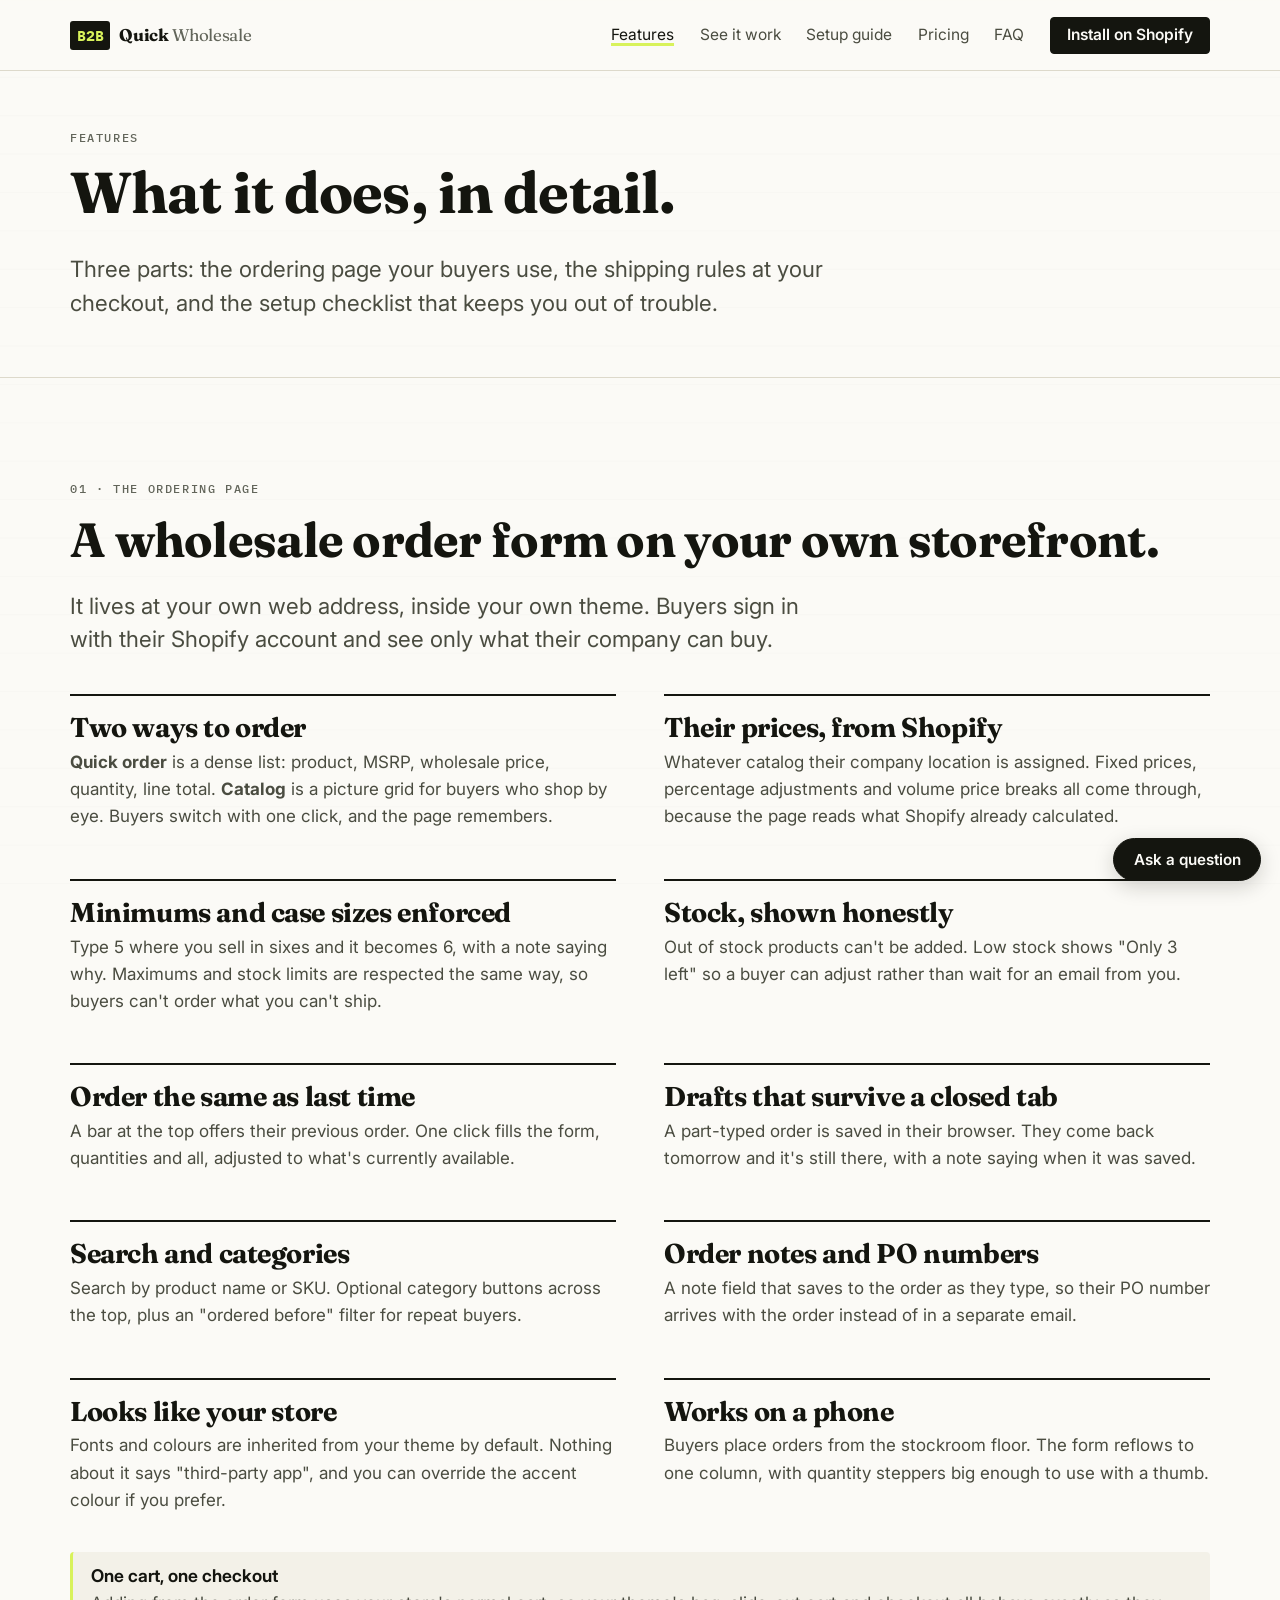
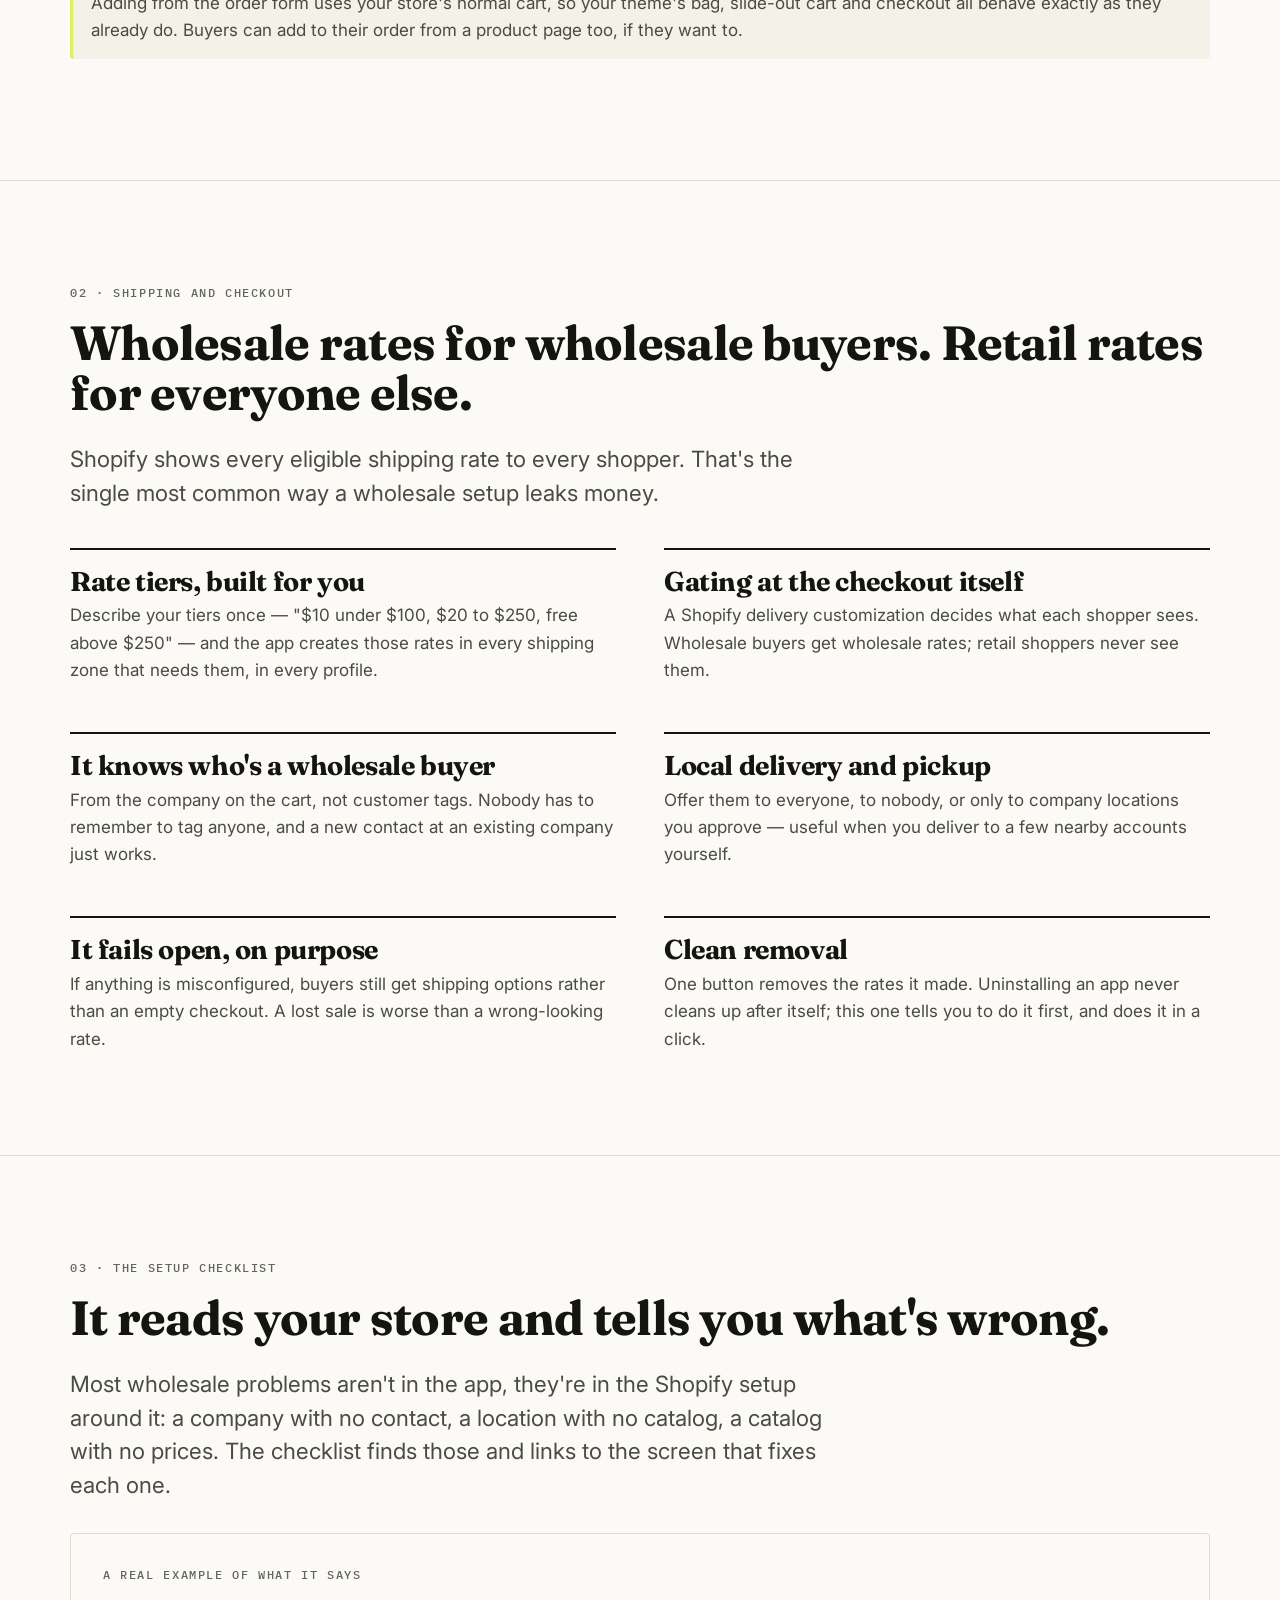
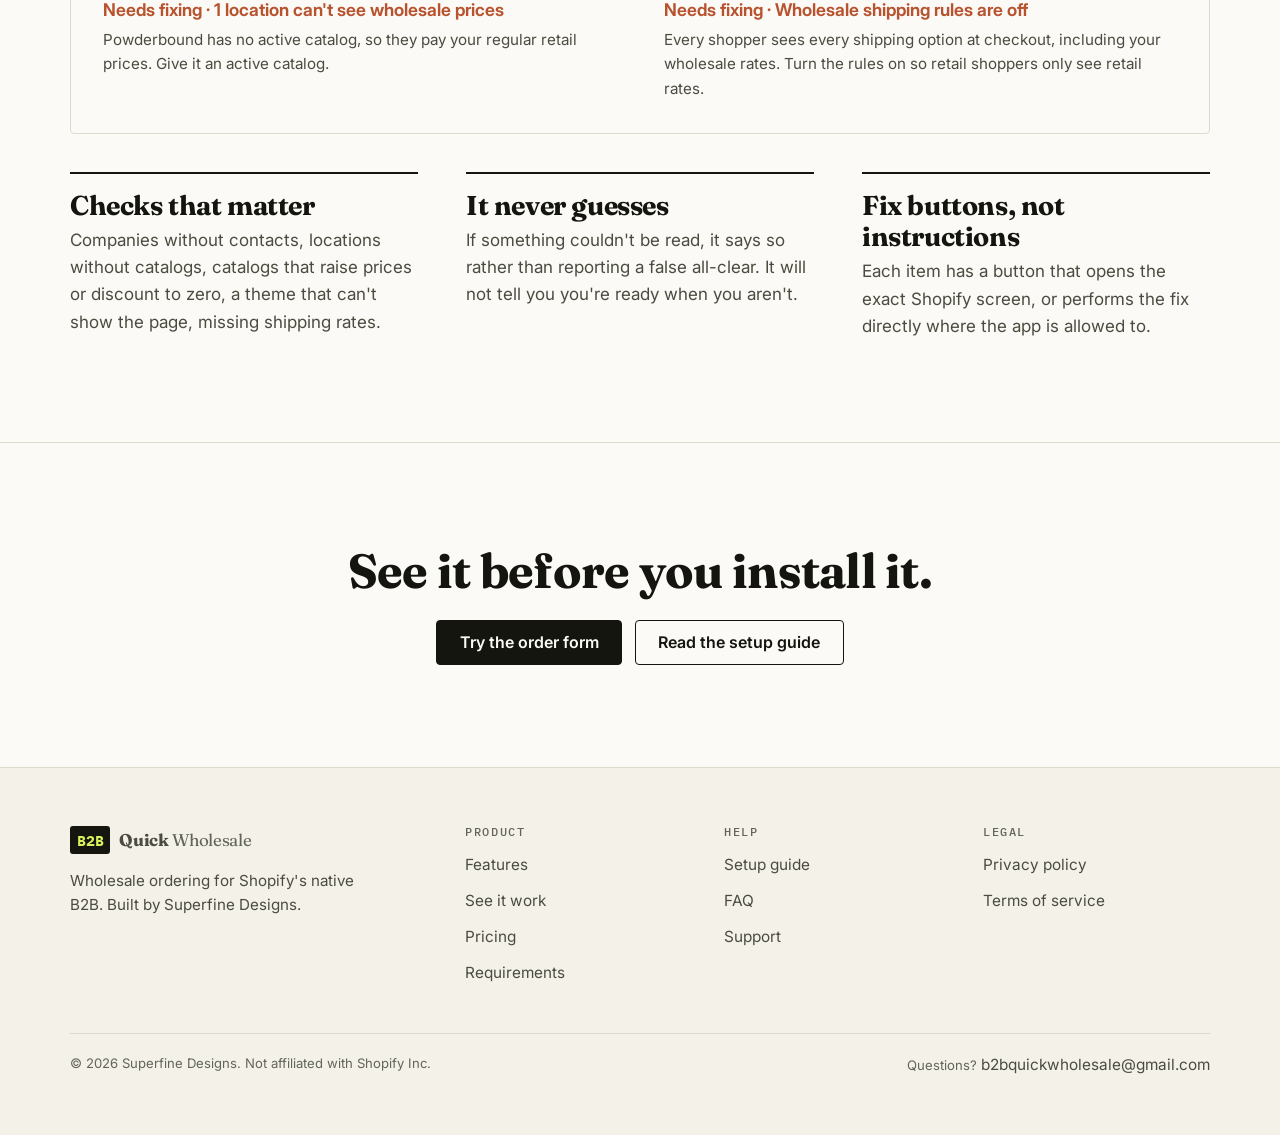
<file: features.html>
<!doctype html>
<html lang="en">
<head>
<meta charset="utf-8">
<meta name="viewport" content="width=device-width, initial-scale=1, viewport-fit=cover">
<title>Features — B2B Quick Wholesale</title>
<meta name="description" content="A wholesale order form on your own storefront, wholesale shipping rates gated at checkout, and a setup checklist that reads your store and tells you what's wrong.">
<meta property="og:title" content="Features — B2B Quick Wholesale">
<meta property="og:description" content="A wholesale order form on your own storefront, wholesale shipping rates gated at checkout, and a setup checklist that reads your store and tells you what's wrong.">
<meta property="og:type" content="website">
<meta property="og:site_name" content="B2B Quick Wholesale">
<meta property="og:url" content="https://b2bquickwholesale.com/features.html">
<meta name="twitter:card" content="summary">
<link rel="canonical" href="https://b2bquickwholesale.com/features.html">
<link rel="icon" href="assets/favicon.svg" type="image/svg+xml">
<link rel="preconnect" href="https://fonts.googleapis.com">
<link rel="preconnect" href="https://fonts.gstatic.com" crossorigin>
<link href="https://fonts.googleapis.com/css2?family=Fraunces:opsz,wght@9..144,600;9..144,700&family=IBM+Plex+Mono:wght@500&family=Inter:wght@400;500;600;650&display=swap" rel="stylesheet">
<link rel="stylesheet" href="assets/site.css">
</head>
<body>
<a class="skip-link" href="#main">Skip to content</a>

<header class="masthead">
  <div class="wrap masthead__inner">
    <a class="logo" href="index.html">
      <span class="logo__chip">B2B</span>
      <span class="logo__word">Quick <span>Wholesale</span></span>
    </a>
    <button class="nav-toggle" type="button" data-nav-toggle aria-expanded="false" aria-controls="nav">Menu</button>
    <nav class="nav" id="nav" data-nav aria-label="Main">
      <a href="features.html" aria-current="page">Features</a>
      <a href="demo.html">See it work</a>
      <a href="setup.html">Setup guide</a>
      <a href="pricing.html">Pricing</a>
      <a href="faq.html">FAQ</a>
      <a class="btn btn--sm" href="pricing.html#install">Install on Shopify</a>
    </nav>
  </div>
</header>

<main id="main">

  <section class="section--tight">
    <div class="wrap">
      <p class="label">Features</p>
      <h1 style="font-size:clamp(2.2rem,5vw,3.6rem)">What it does, in detail.</h1>
      <p class="lede">Three parts: the ordering page your buyers use, the shipping rules at your
        checkout, and the setup checklist that keeps you out of trouble.</p>
    </div>
  </section>

  <section class="rule-top" id="ordering">
    <div class="wrap">
      <p class="label">01 · The ordering page</p>
      <h2>A wholesale order form on your own storefront.</h2>
      <p class="lede">It lives at your own web address, inside your own theme. Buyers sign in with
        their Shopify account and see only what their company can buy.</p>

      <div class="grid grid--2" style="margin-top:2.4rem">
        <div class="feature"><h3>Two ways to order</h3>
          <p><strong>Quick order</strong> is a dense list: product, MSRP, wholesale price, quantity,
            line total. <strong>Catalog</strong> is a picture grid for buyers who shop by eye.
            Buyers switch with one click, and the page remembers.</p></div>
        <div class="feature"><h3>Their prices, from Shopify</h3>
          <p>Whatever catalog their company location is assigned. Fixed prices, percentage
            adjustments and volume price breaks all come through, because the page reads what
            Shopify already calculated.</p></div>
        <div class="feature"><h3>Minimums and case sizes enforced</h3>
          <p>Type 5 where you sell in sixes and it becomes 6, with a note saying why. Maximums and
            stock limits are respected the same way, so buyers can't order what you can't ship.</p></div>
        <div class="feature"><h3>Stock, shown honestly</h3>
          <p>Out of stock products can't be added. Low stock shows "Only 3 left" so a buyer can
            adjust rather than wait for an email from you.</p></div>
        <div class="feature"><h3>Order the same as last time</h3>
          <p>A bar at the top offers their previous order. One click fills the form, quantities and
            all, adjusted to what's currently available.</p></div>
        <div class="feature"><h3>Drafts that survive a closed tab</h3>
          <p>A part-typed order is saved in their browser. They come back tomorrow and it's still
            there, with a note saying when it was saved.</p></div>
        <div class="feature"><h3>Search and categories</h3>
          <p>Search by product name or SKU. Optional category buttons across the top, plus an
            "ordered before" filter for repeat buyers.</p></div>
        <div class="feature"><h3>Order notes and PO numbers</h3>
          <p>A note field that saves to the order as they type, so their PO number arrives with the
            order instead of in a separate email.</p></div>
        <div class="feature"><h3>Looks like your store</h3>
          <p>Fonts and colours are inherited from your theme by default. Nothing about it says
            "third-party app", and you can override the accent colour if you prefer.</p></div>
        <div class="feature"><h3>Works on a phone</h3>
          <p>Buyers place orders from the stockroom floor. The form reflows to one column, with
            quantity steppers big enough to use with a thumb.</p></div>
      </div>

      <div class="note" style="margin-top:2.4rem">
        <h4>One cart, one checkout</h4>
        <p>Adding from the order form uses your store's normal cart, so your theme's bag, slide-out
          cart and checkout all behave exactly as they already do. Buyers can add to their order from
          a product page too, if they want to.</p>
      </div>
    </div>
  </section>

  <section class="rule-top" id="shipping">
    <div class="wrap">
      <p class="label">02 · Shipping and checkout</p>
      <h2>Wholesale rates for wholesale buyers. Retail rates for everyone else.</h2>
      <p class="lede">Shopify shows every eligible shipping rate to every shopper. That's the single
        most common way a wholesale setup leaks money.</p>

      <div class="grid grid--2" style="margin-top:2.4rem">
        <div class="feature"><h3>Rate tiers, built for you</h3>
          <p>Describe your tiers once — "$10 under $100, $20 to $250, free above $250" — and the app
            creates those rates in every shipping zone that needs them, in every profile.</p></div>
        <div class="feature"><h3>Gating at the checkout itself</h3>
          <p>A Shopify delivery customization decides what each shopper sees. Wholesale buyers get
            wholesale rates; retail shoppers never see them.</p></div>
        <div class="feature"><h3>It knows who's a wholesale buyer</h3>
          <p>From the company on the cart, not customer tags. Nobody has to remember to tag anyone,
            and a new contact at an existing company just works.</p></div>
        <div class="feature"><h3>Local delivery and pickup</h3>
          <p>Offer them to everyone, to nobody, or only to company locations you approve — useful
            when you deliver to a few nearby accounts yourself.</p></div>
        <div class="feature"><h3>It fails open, on purpose</h3>
          <p>If anything is misconfigured, buyers still get shipping options rather than an empty
            checkout. A lost sale is worse than a wrong-looking rate.</p></div>
        <div class="feature"><h3>Clean removal</h3>
          <p>One button removes the rates it made. Uninstalling an app never cleans up after itself;
            this one tells you to do it first, and does it in a click.</p></div>
      </div>
    </div>
  </section>

  <section class="rule-top" id="setup">
    <div class="wrap">
      <p class="label">03 · The setup checklist</p>
      <h2>It reads your store and tells you what's wrong.</h2>
      <p class="lede">Most wholesale problems aren't in the app, they're in the Shopify setup around
        it: a company with no contact, a location with no catalog, a catalog with no prices. The
        checklist finds those and links to the screen that fixes each one.</p>

      <div class="panel" style="margin-top:2rem">
        <p class="label">A real example of what it says</p>
        <div class="grid grid--2">
          <div>
            <h4 style="color:var(--clay)">Needs fixing · 1 location can't see wholesale prices</h4>
            <p class="small">Powderbound has no active catalog, so they pay your regular retail
              prices. Give it an active catalog.</p>
          </div>
          <div>
            <h4 style="color:var(--clay)">Needs fixing · Wholesale shipping rules are off</h4>
            <p class="small">Every shopper sees every shipping option at checkout, including your
              wholesale rates. Turn the rules on so retail shoppers only see retail rates.</p>
          </div>
        </div>
      </div>

      <div class="grid grid--3" style="margin-top:2.4rem">
        <div class="feature"><h3>Checks that matter</h3>
          <p>Companies without contacts, locations without catalogs, catalogs that raise prices or
            discount to zero, a theme that can't show the page, missing shipping rates.</p></div>
        <div class="feature"><h3>It never guesses</h3>
          <p>If something couldn't be read, it says so rather than reporting a false all-clear. It
            will not tell you you're ready when you aren't.</p></div>
        <div class="feature"><h3>Fix buttons, not instructions</h3>
          <p>Each item has a button that opens the exact Shopify screen, or performs the fix
            directly where the app is allowed to.</p></div>
      </div>
    </div>
  </section>

  <section class="rule-top">
    <div class="wrap center">
      <h2>See it before you install it.</h2>
      <div class="btn-row" style="justify-content:center;margin-top:1.4rem">
        <a class="btn" href="demo.html">Try the order form</a>
        <a class="btn btn--ghost" href="setup.html">Read the setup guide</a>
      </div>
    </div>
  </section>
</main>

<footer class="footer">
  <div class="wrap">
    <div class="footer__grid">
      <div>
        <a class="logo" href="index.html"><span class="logo__chip">B2B</span><span class="logo__word">Quick <span>Wholesale</span></span></a>
        <p class="small" style="margin-top:.9rem;max-width:30ch">Wholesale ordering for Shopify's native B2B. Built by Superfine Designs.</p>
      </div>
      <div><h4>Product</h4><ul>
        <li><a href="features.html">Features</a></li>
        <li><a href="demo.html">See it work</a></li>
        <li><a href="pricing.html">Pricing</a></li>
        <li><a href="requirements.html">Requirements</a></li>
      </ul></div>
      <div><h4>Help</h4><ul>
        <li><a href="setup.html">Setup guide</a></li>
        <li><a href="faq.html">FAQ</a></li>
        <li><a href="support.html">Support</a></li>
      </ul></div>
      <div><h4>Legal</h4><ul>
        <li><a href="privacy.html">Privacy policy</a></li>
        <li><a href="terms.html">Terms of service</a></li>
      </ul></div>
    </div>
    <div class="footer__legal">
      <span class="tiny">© <span data-year>2026</span> Superfine Designs. Not affiliated with Shopify Inc.</span>
      <span class="tiny">Questions? <a href="mailto:b2bquickwholesale@gmail.com">b2bquickwholesale@gmail.com</a></span>
    </div>
  </div>
</footer>

<script src="assets/site.js" defer></script>
<script src="assets/assist.js" defer></script>
</body>
</html>
</file>
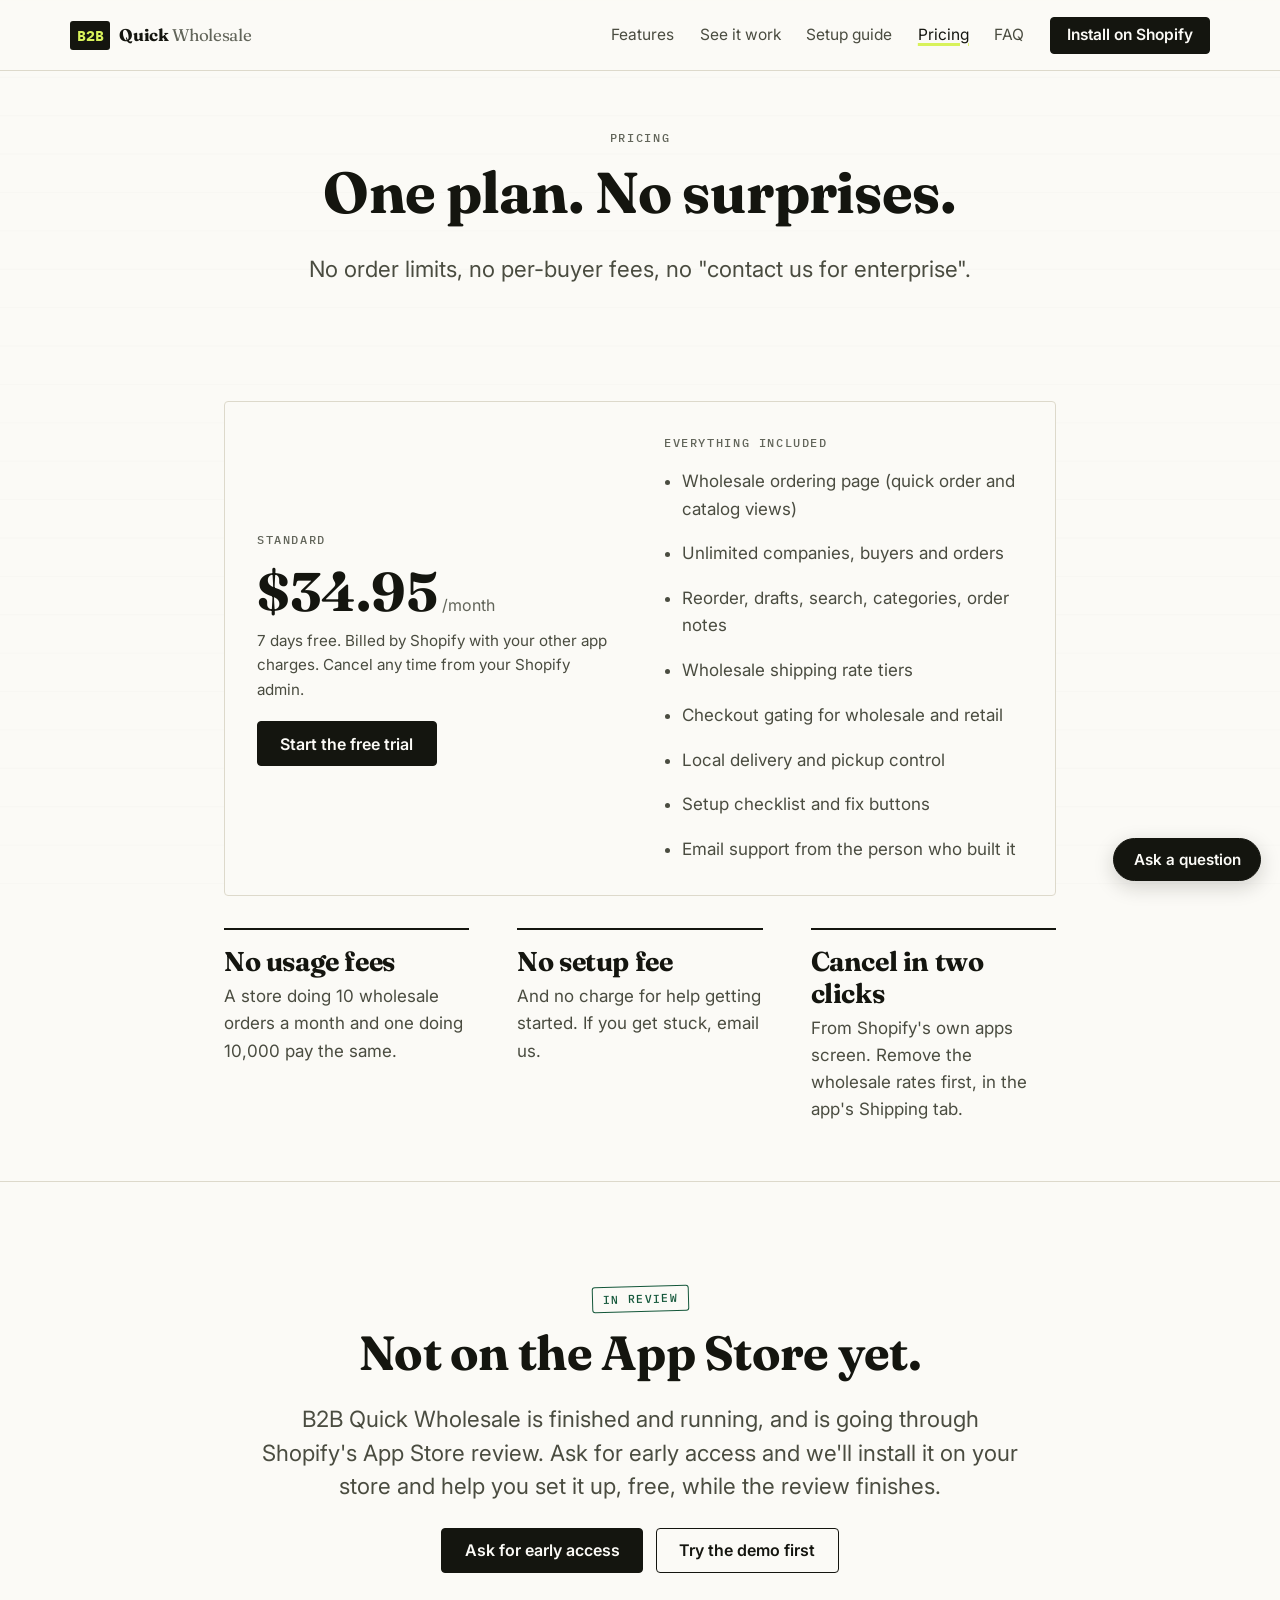
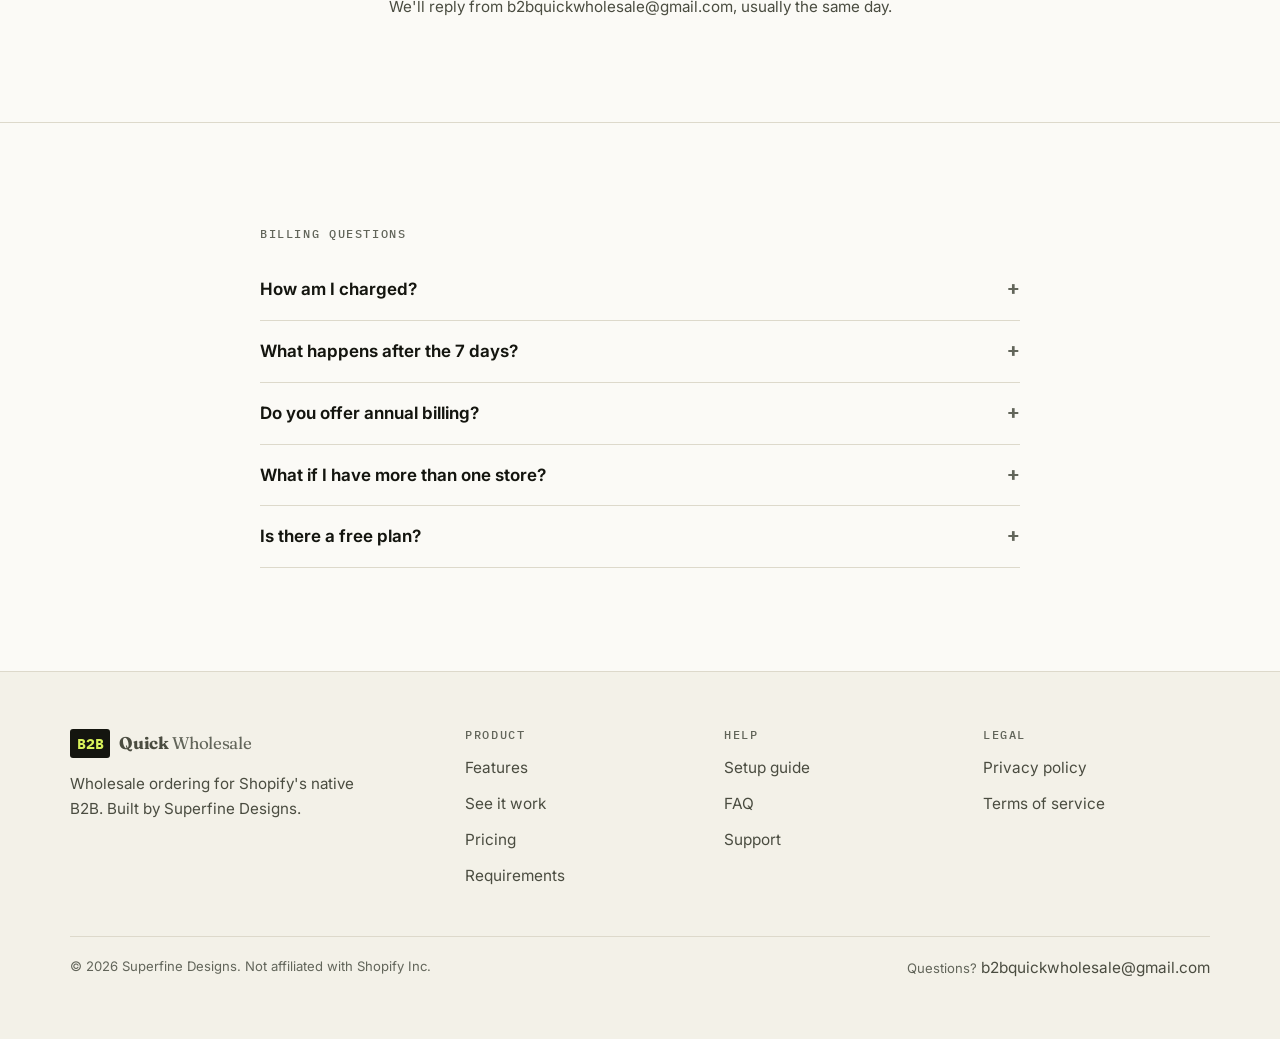
<file: pricing.html>
<!doctype html>
<html lang="en">
<head>
<meta charset="utf-8">
<meta name="viewport" content="width=device-width, initial-scale=1, viewport-fit=cover">
<title>Pricing — B2B Quick Wholesale</title>
<meta name="description" content="$34.95 a month, everything included, unlimited companies, buyers and orders. 7-day free trial, billed through Shopify, cancel any time.">
<meta property="og:title" content="Pricing — B2B Quick Wholesale">
<meta property="og:description" content="$34.95 a month, everything included, unlimited companies, buyers and orders. 7-day free trial, billed through Shopify, cancel any time.">
<meta property="og:type" content="website">
<meta property="og:site_name" content="B2B Quick Wholesale">
<meta property="og:url" content="https://b2bquickwholesale.com/pricing.html">
<meta name="twitter:card" content="summary">
<link rel="canonical" href="https://b2bquickwholesale.com/pricing.html">
<link rel="icon" href="assets/favicon.svg" type="image/svg+xml">
<link rel="preconnect" href="https://fonts.googleapis.com">
<link rel="preconnect" href="https://fonts.gstatic.com" crossorigin>
<link href="https://fonts.googleapis.com/css2?family=Fraunces:opsz,wght@9..144,600;9..144,700&family=IBM+Plex+Mono:wght@500&family=Inter:wght@400;500;600;650&display=swap" rel="stylesheet">
<link rel="stylesheet" href="assets/site.css">
</head>
<body>
<a class="skip-link" href="#main">Skip to content</a>

<header class="masthead">
  <div class="wrap masthead__inner">
    <a class="logo" href="index.html">
      <span class="logo__chip">B2B</span>
      <span class="logo__word">Quick <span>Wholesale</span></span>
    </a>
    <button class="nav-toggle" type="button" data-nav-toggle aria-expanded="false" aria-controls="nav">Menu</button>
    <nav class="nav" id="nav" data-nav aria-label="Main">
      <a href="features.html">Features</a>
      <a href="demo.html">See it work</a>
      <a href="setup.html">Setup guide</a>
      <a href="pricing.html" aria-current="page">Pricing</a>
      <a href="faq.html">FAQ</a>
      <a class="btn btn--sm" href="pricing.html#install">Install on Shopify</a>
    </nav>
  </div>
</header>

<main id="main">

  <section class="section--tight">
    <div class="wrap center">
      <p class="label">Pricing</p>
      <h1 style="font-size:clamp(2.2rem,5vw,3.6rem)">One plan. No surprises.</h1>
      <p class="lede">No order limits, no per-buyer fees, no "contact us for enterprise".</p>
    </div>
  </section>

  <section class="section--tight">
    <div class="wrap" style="max-width:52rem">
      <div class="panel">
        <div class="grid grid--2" style="align-items:center">
          <div>
            <p class="label">Standard</p>
            <p style="font:700 3.4rem/1 var(--display);margin:0">$34.95<span style="font:400 1rem/1 var(--sans);color:var(--ink-3)"> /month</span></p>
            <p class="small" style="margin-top:.6rem">7 days free. Billed by Shopify with your
              other app charges. Cancel any time from your Shopify admin.</p>
            <div class="btn-row" style="margin-top:1.2rem">
              <a class="btn" href="#install">Start the free trial</a>
            </div>
          </div>
          <div>
            <p class="label">Everything included</p>
            <ul class="stack" style="margin:0;padding-left:1.1rem;color:var(--ink-2)">
              <li>Wholesale ordering page (quick order and catalog views)</li>
              <li>Unlimited companies, buyers and orders</li>
              <li>Reorder, drafts, search, categories, order notes</li>
              <li>Wholesale shipping rate tiers</li>
              <li>Checkout gating for wholesale and retail</li>
              <li>Local delivery and pickup control</li>
              <li>Setup checklist and fix buttons</li>
              <li>Email support from the person who built it</li>
            </ul>
          </div>
        </div>
      </div>

      <div class="grid grid--3" style="margin-top:2rem">
        <div class="feature"><h3>No usage fees</h3><p>A store doing 10 wholesale orders a month and
          one doing 10,000 pay the same.</p></div>
        <div class="feature"><h3>No setup fee</h3><p>And no charge for help getting started. If you
          get stuck, email us.</p></div>
        <div class="feature"><h3>Cancel in two clicks</h3><p>From Shopify's own apps screen. Remove
          the wholesale rates first, in the app's Shipping tab.</p></div>
      </div>
    </div>
  </section>

  <section class="rule-top" id="install">
    <div class="wrap wrap--narrow center">
      <span class="stamp">In review</span>
      <h2 style="margin-top:1rem">Not on the App Store yet.</h2>
      <p class="lede">B2B Quick Wholesale is finished and running, and is going through Shopify's
        App Store review. Ask for early access and we'll install it on your store and help you set
        it up, free, while the review finishes.</p>
      <div class="btn-row" style="justify-content:center;margin-top:1.4rem">
        <a class="btn" href="mailto:b2bquickwholesale@gmail.com?subject=Early%20access%20to%20B2B%20Quick%20Wholesale&body=My%20store%20address%3A%0AMy%20Shopify%20plan%3A%0AHow%20many%20wholesale%20customers%20I%20have%3A%0A">Ask for early access</a>
        <a class="btn btn--ghost" href="demo.html">Try the demo first</a>
      </div>
      <p class="small" style="margin-top:1.4rem">We'll reply from
        b2bquickwholesale@gmail.com, usually the same day.</p>
    </div>
  </section>

  <section class="rule-top">
    <div class="wrap wrap--narrow">
      <p class="label">Billing questions</p>
      <details class="faq"><summary>How am I charged?</summary><div><p>Through Shopify. The charge
        appears on your normal Shopify bill, and you approve it once when you install. We never see
        your card.</p></div></details>
      <details class="faq"><summary>What happens after the 7 days?</summary><div><p>The subscription
        starts at $34.95 a month. Cancel before it ends and you're charged nothing.</p></div></details>
      <details class="faq"><summary>Do you offer annual billing?</summary><div><p>Not yet. If that
        would help you, email us and say so — that's how we decide what to add.</p></div></details>
      <details class="faq"><summary>What if I have more than one store?</summary><div><p>Each store
        installs and is billed separately, because that's how Shopify app billing works.</p></div></details>
      <details class="faq"><summary>Is there a free plan?</summary><div><p>No. One plan keeps support
        good and the product simple, which is the trade we'd rather make.</p></div></details>
    </div>
  </section>
</main>

<footer class="footer">
  <div class="wrap">
    <div class="footer__grid">
      <div>
        <a class="logo" href="index.html"><span class="logo__chip">B2B</span><span class="logo__word">Quick <span>Wholesale</span></span></a>
        <p class="small" style="margin-top:.9rem;max-width:30ch">Wholesale ordering for Shopify's native B2B. Built by Superfine Designs.</p>
      </div>
      <div><h4>Product</h4><ul>
        <li><a href="features.html">Features</a></li>
        <li><a href="demo.html">See it work</a></li>
        <li><a href="pricing.html">Pricing</a></li>
        <li><a href="requirements.html">Requirements</a></li>
      </ul></div>
      <div><h4>Help</h4><ul>
        <li><a href="setup.html">Setup guide</a></li>
        <li><a href="faq.html">FAQ</a></li>
        <li><a href="support.html">Support</a></li>
      </ul></div>
      <div><h4>Legal</h4><ul>
        <li><a href="privacy.html">Privacy policy</a></li>
        <li><a href="terms.html">Terms of service</a></li>
      </ul></div>
    </div>
    <div class="footer__legal">
      <span class="tiny">© <span data-year>2026</span> Superfine Designs. Not affiliated with Shopify Inc.</span>
      <span class="tiny">Questions? <a href="mailto:b2bquickwholesale@gmail.com">b2bquickwholesale@gmail.com</a></span>
    </div>
  </div>
</footer>

<script src="assets/site.js" defer></script>
<script src="assets/assist.js" defer></script>
</body>
</html>
</file>
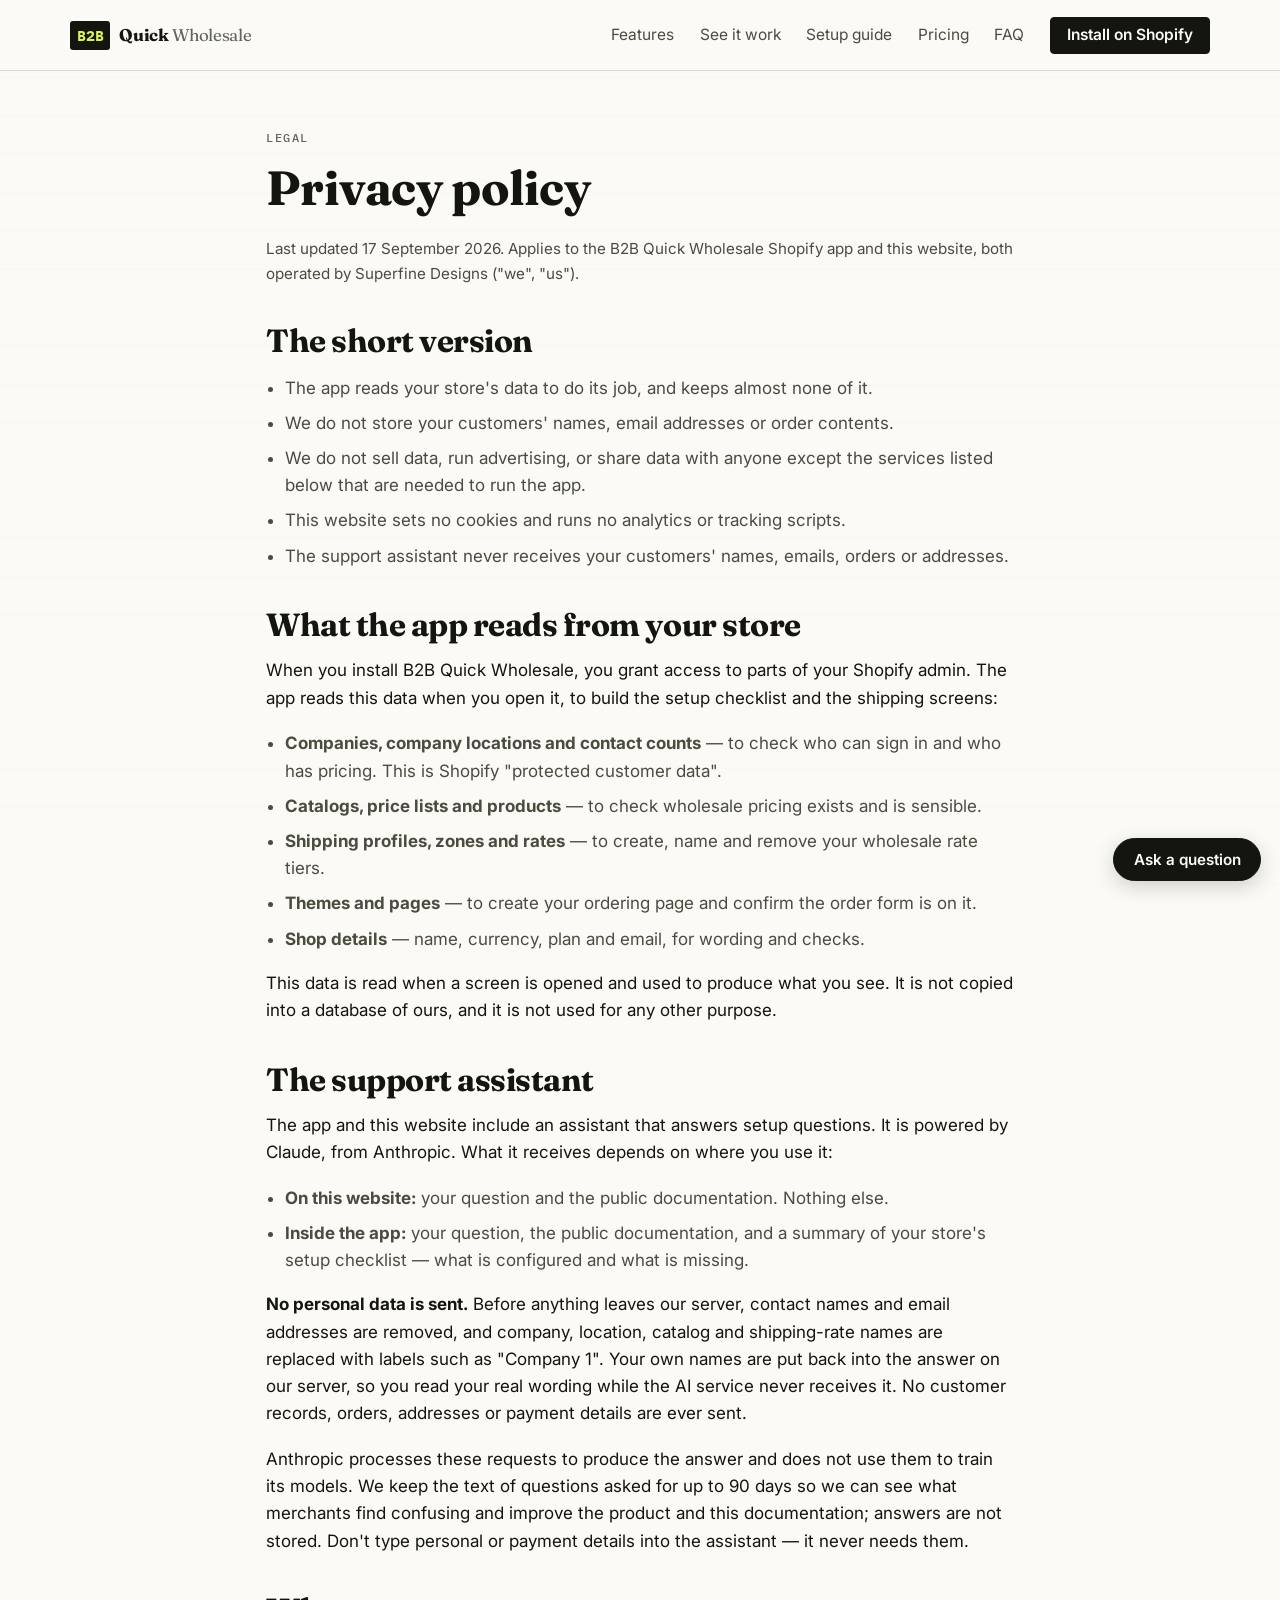
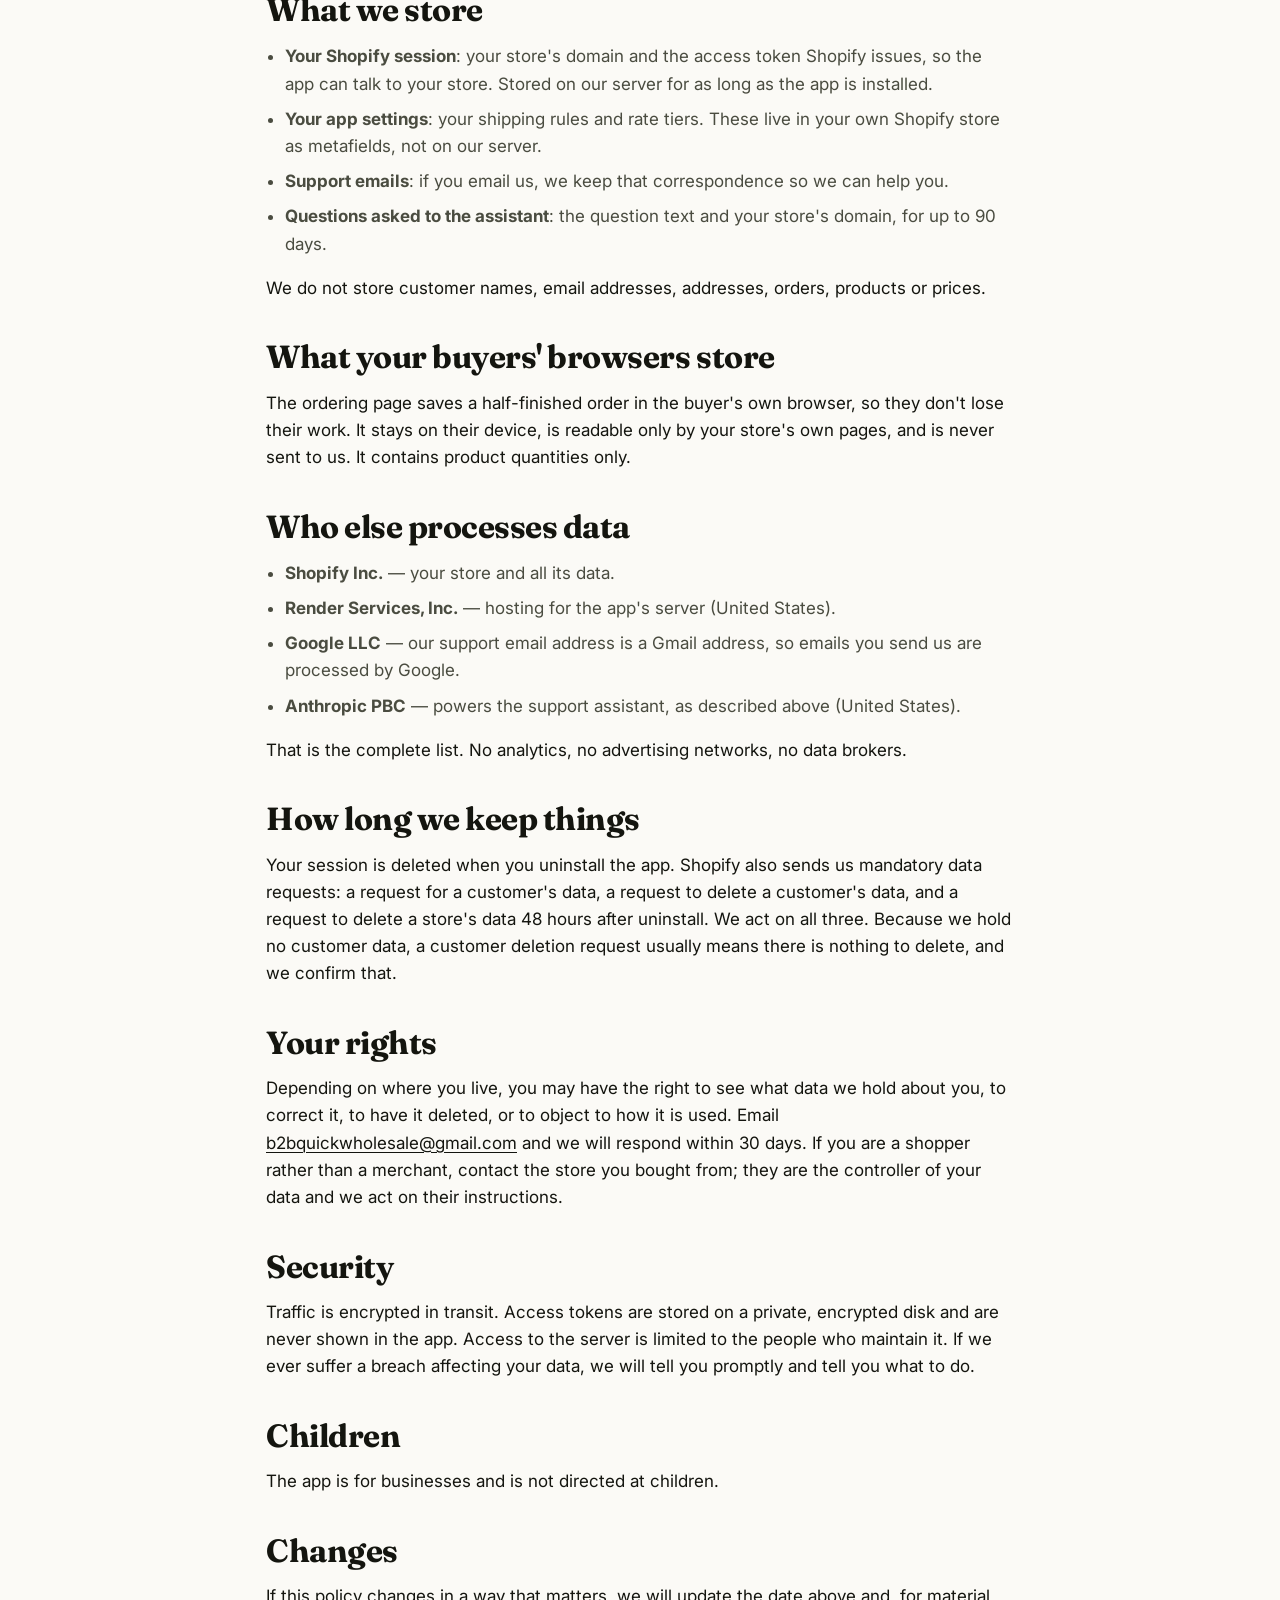
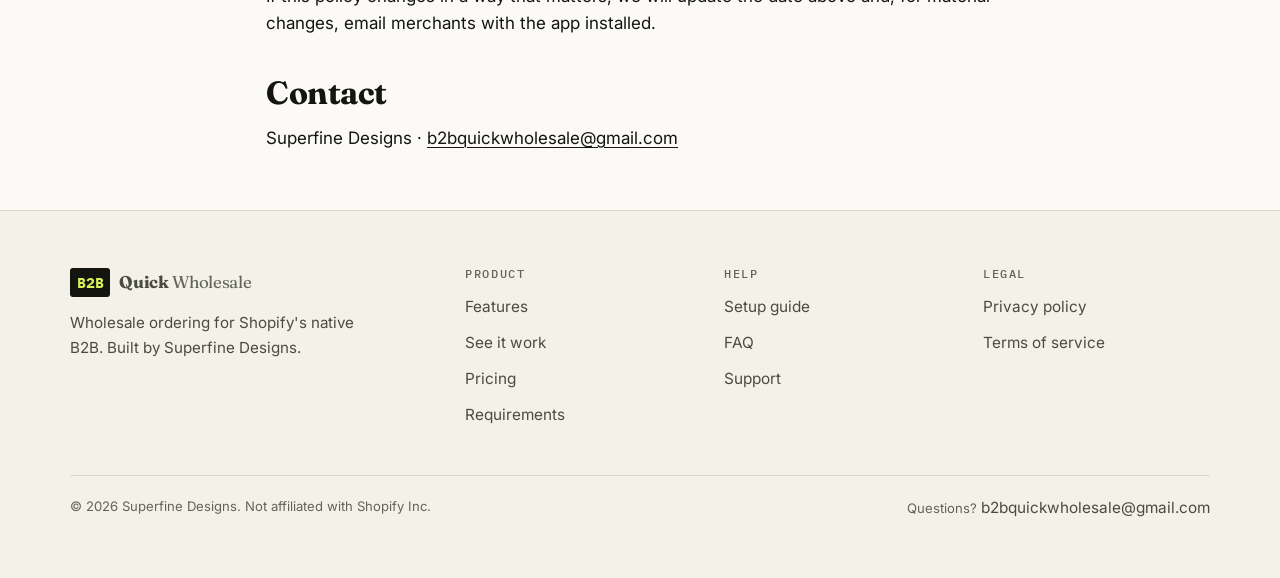
<file: privacy.html>
<!doctype html>
<html lang="en">
<head>
<meta charset="utf-8">
<meta name="viewport" content="width=device-width, initial-scale=1, viewport-fit=cover">
<title>Privacy policy — B2B Quick Wholesale</title>
<meta name="description" content="What data B2B Quick Wholesale reads, what it stores, who processes it, how long it is kept, and how to have it deleted.">
<meta property="og:title" content="Privacy policy — B2B Quick Wholesale">
<meta property="og:description" content="What data B2B Quick Wholesale reads, what it stores, who processes it, how long it is kept, and how to have it deleted.">
<meta property="og:type" content="website">
<meta property="og:site_name" content="B2B Quick Wholesale">
<meta property="og:url" content="https://b2bquickwholesale.com/privacy.html">
<meta name="twitter:card" content="summary">
<link rel="canonical" href="https://b2bquickwholesale.com/privacy.html">
<link rel="icon" href="assets/favicon.svg" type="image/svg+xml">
<link rel="preconnect" href="https://fonts.googleapis.com">
<link rel="preconnect" href="https://fonts.gstatic.com" crossorigin>
<link href="https://fonts.googleapis.com/css2?family=Fraunces:opsz,wght@9..144,600;9..144,700&family=IBM+Plex+Mono:wght@500&family=Inter:wght@400;500;600;650&display=swap" rel="stylesheet">
<link rel="stylesheet" href="assets/site.css">
</head>
<body>
<a class="skip-link" href="#main">Skip to content</a>

<header class="masthead">
  <div class="wrap masthead__inner">
    <a class="logo" href="index.html">
      <span class="logo__chip">B2B</span>
      <span class="logo__word">Quick <span>Wholesale</span></span>
    </a>
    <button class="nav-toggle" type="button" data-nav-toggle aria-expanded="false" aria-controls="nav">Menu</button>
    <nav class="nav" id="nav" data-nav aria-label="Main">
      <a href="features.html">Features</a>
      <a href="demo.html">See it work</a>
      <a href="setup.html">Setup guide</a>
      <a href="pricing.html">Pricing</a>
      <a href="faq.html">FAQ</a>
      <a class="btn btn--sm" href="pricing.html#install">Install on Shopify</a>
    </nav>
  </div>
</header>

<main id="main">

  <section class="section--tight">
    <div class="wrap prose">
      <p class="label">Legal</p>
      <h1 style="font-size:clamp(2rem,4.5vw,3rem)">Privacy policy</h1>
      <p class="small">Last updated 17 September 2026. Applies to the B2B Quick Wholesale Shopify app
        and this website, both operated by Superfine Designs ("we", "us").</p>

      <h2>The short version</h2>
      <ul>
        <li>The app reads your store's data to do its job, and keeps almost none of it.</li>
        <li>We do not store your customers' names, email addresses or order contents.</li>
        <li>We do not sell data, run advertising, or share data with anyone except the services
          listed below that are needed to run the app.</li>
        <li>This website sets no cookies and runs no analytics or tracking scripts.</li>
        <li>The support assistant never receives your customers' names, emails, orders or addresses.</li>
      </ul>

      <h2>What the app reads from your store</h2>
      <p>When you install B2B Quick Wholesale, you grant access to parts of your Shopify admin. The
        app reads this data when you open it, to build the setup checklist and the shipping screens:</p>
      <ul>
        <li><strong>Companies, company locations and contact counts</strong> — to check who can sign
          in and who has pricing. This is Shopify "protected customer data".</li>
        <li><strong>Catalogs, price lists and products</strong> — to check wholesale pricing exists
          and is sensible.</li>
        <li><strong>Shipping profiles, zones and rates</strong> — to create, name and remove your
          wholesale rate tiers.</li>
        <li><strong>Themes and pages</strong> — to create your ordering page and confirm the order
          form is on it.</li>
        <li><strong>Shop details</strong> — name, currency, plan and email, for wording and checks.</li>
      </ul>
      <p>This data is read when a screen is opened and used to produce what you see. It is not copied
        into a database of ours, and it is not used for any other purpose.</p>

      <h2>The support assistant</h2>
      <p>The app and this website include an assistant that answers setup questions. It is powered by
        Claude, from Anthropic. What it receives depends on where you use it:</p>
      <ul>
        <li><strong>On this website:</strong> your question and the public documentation. Nothing else.</li>
        <li><strong>Inside the app:</strong> your question, the public documentation, and a summary of
          your store's setup checklist — what is configured and what is missing.</li>
      </ul>
      <p><strong>No personal data is sent.</strong> Before anything leaves our server, contact names and
        email addresses are removed, and company, location, catalog and shipping-rate names are replaced
        with labels such as "Company 1". Your own names are put back into the answer on our server, so you
        read your real wording while the AI service never receives it. No customer records, orders,
        addresses or payment details are ever sent.</p>
      <p>Anthropic processes these requests to produce the answer and does not use them to train its
        models. We keep the text of questions asked for up to 90 days so we can see what merchants find
        confusing and improve the product and this documentation; answers are not stored. Don't type
        personal or payment details into the assistant — it never needs them.</p>

      <h2>What we store</h2>
      <ul>
        <li><strong>Your Shopify session</strong>: your store's domain and the access token Shopify
          issues, so the app can talk to your store. Stored on our server for as long as the app is
          installed.</li>
        <li><strong>Your app settings</strong>: your shipping rules and rate tiers. These live in
          your own Shopify store as metafields, not on our server.</li>
        <li><strong>Support emails</strong>: if you email us, we keep that correspondence so we can
          help you.</li>
        <li><strong>Questions asked to the assistant</strong>: the question text and your store's domain,
          for up to 90 days.</li>
      </ul>
      <p>We do not store customer names, email addresses, addresses, orders, products or prices.</p>

      <h2>What your buyers' browsers store</h2>
      <p>The ordering page saves a half-finished order in the buyer's own browser, so they don't lose
        their work. It stays on their device, is readable only by your store's own pages, and is
        never sent to us. It contains product quantities only.</p>

      <h2>Who else processes data</h2>
      <ul>
        <li><strong>Shopify Inc.</strong> — your store and all its data.</li>
        <li><strong>Render Services, Inc.</strong> — hosting for the app's server (United States).</li>
        <li><strong>Google LLC</strong> — our support email address is a Gmail address, so emails you
          send us are processed by Google.</li>
        <li><strong>Anthropic PBC</strong> — powers the support assistant, as described above (United
          States).</li>
      </ul>
      <p>That is the complete list. No analytics, no advertising networks, no data brokers.</p>

      <h2>How long we keep things</h2>
      <p>Your session is deleted when you uninstall the app. Shopify also sends us mandatory data
        requests: a request for a customer's data, a request to delete a customer's data, and a
        request to delete a store's data 48 hours after uninstall. We act on all three. Because we
        hold no customer data, a customer deletion request usually means there is nothing to delete,
        and we confirm that.</p>

      <h2>Your rights</h2>
      <p>Depending on where you live, you may have the right to see what data we hold about you, to
        correct it, to have it deleted, or to object to how it is used. Email
        <a href="mailto:b2bquickwholesale@gmail.com">b2bquickwholesale@gmail.com</a> and we will
        respond within 30 days. If you are a shopper rather than a merchant, contact the store you
        bought from; they are the controller of your data and we act on their instructions.</p>

      <h2>Security</h2>
      <p>Traffic is encrypted in transit. Access tokens are stored on a private, encrypted disk and
        are never shown in the app. Access to the server is limited to the people who maintain it.
        If we ever suffer a breach affecting your data, we will tell you promptly and tell you what
        to do.</p>

      <h2>Children</h2>
      <p>The app is for businesses and is not directed at children.</p>

      <h2>Changes</h2>
      <p>If this policy changes in a way that matters, we will update the date above and, for
        material changes, email merchants with the app installed.</p>

      <h2>Contact</h2>
      <p>Superfine Designs · <a href="mailto:b2bquickwholesale@gmail.com">b2bquickwholesale@gmail.com</a></p>
    </div>
  </section>
</main>

<footer class="footer">
  <div class="wrap">
    <div class="footer__grid">
      <div>
        <a class="logo" href="index.html"><span class="logo__chip">B2B</span><span class="logo__word">Quick <span>Wholesale</span></span></a>
        <p class="small" style="margin-top:.9rem;max-width:30ch">Wholesale ordering for Shopify's native B2B. Built by Superfine Designs.</p>
      </div>
      <div><h4>Product</h4><ul>
        <li><a href="features.html">Features</a></li>
        <li><a href="demo.html">See it work</a></li>
        <li><a href="pricing.html">Pricing</a></li>
        <li><a href="requirements.html">Requirements</a></li>
      </ul></div>
      <div><h4>Help</h4><ul>
        <li><a href="setup.html">Setup guide</a></li>
        <li><a href="faq.html">FAQ</a></li>
        <li><a href="support.html">Support</a></li>
      </ul></div>
      <div><h4>Legal</h4><ul>
        <li><a href="privacy.html">Privacy policy</a></li>
        <li><a href="terms.html">Terms of service</a></li>
      </ul></div>
    </div>
    <div class="footer__legal">
      <span class="tiny">© <span data-year>2026</span> Superfine Designs. Not affiliated with Shopify Inc.</span>
      <span class="tiny">Questions? <a href="mailto:b2bquickwholesale@gmail.com">b2bquickwholesale@gmail.com</a></span>
    </div>
  </div>
</footer>

<script src="assets/site.js" defer></script>
<script src="assets/assist.js" defer></script>
</body>
</html>
</file>
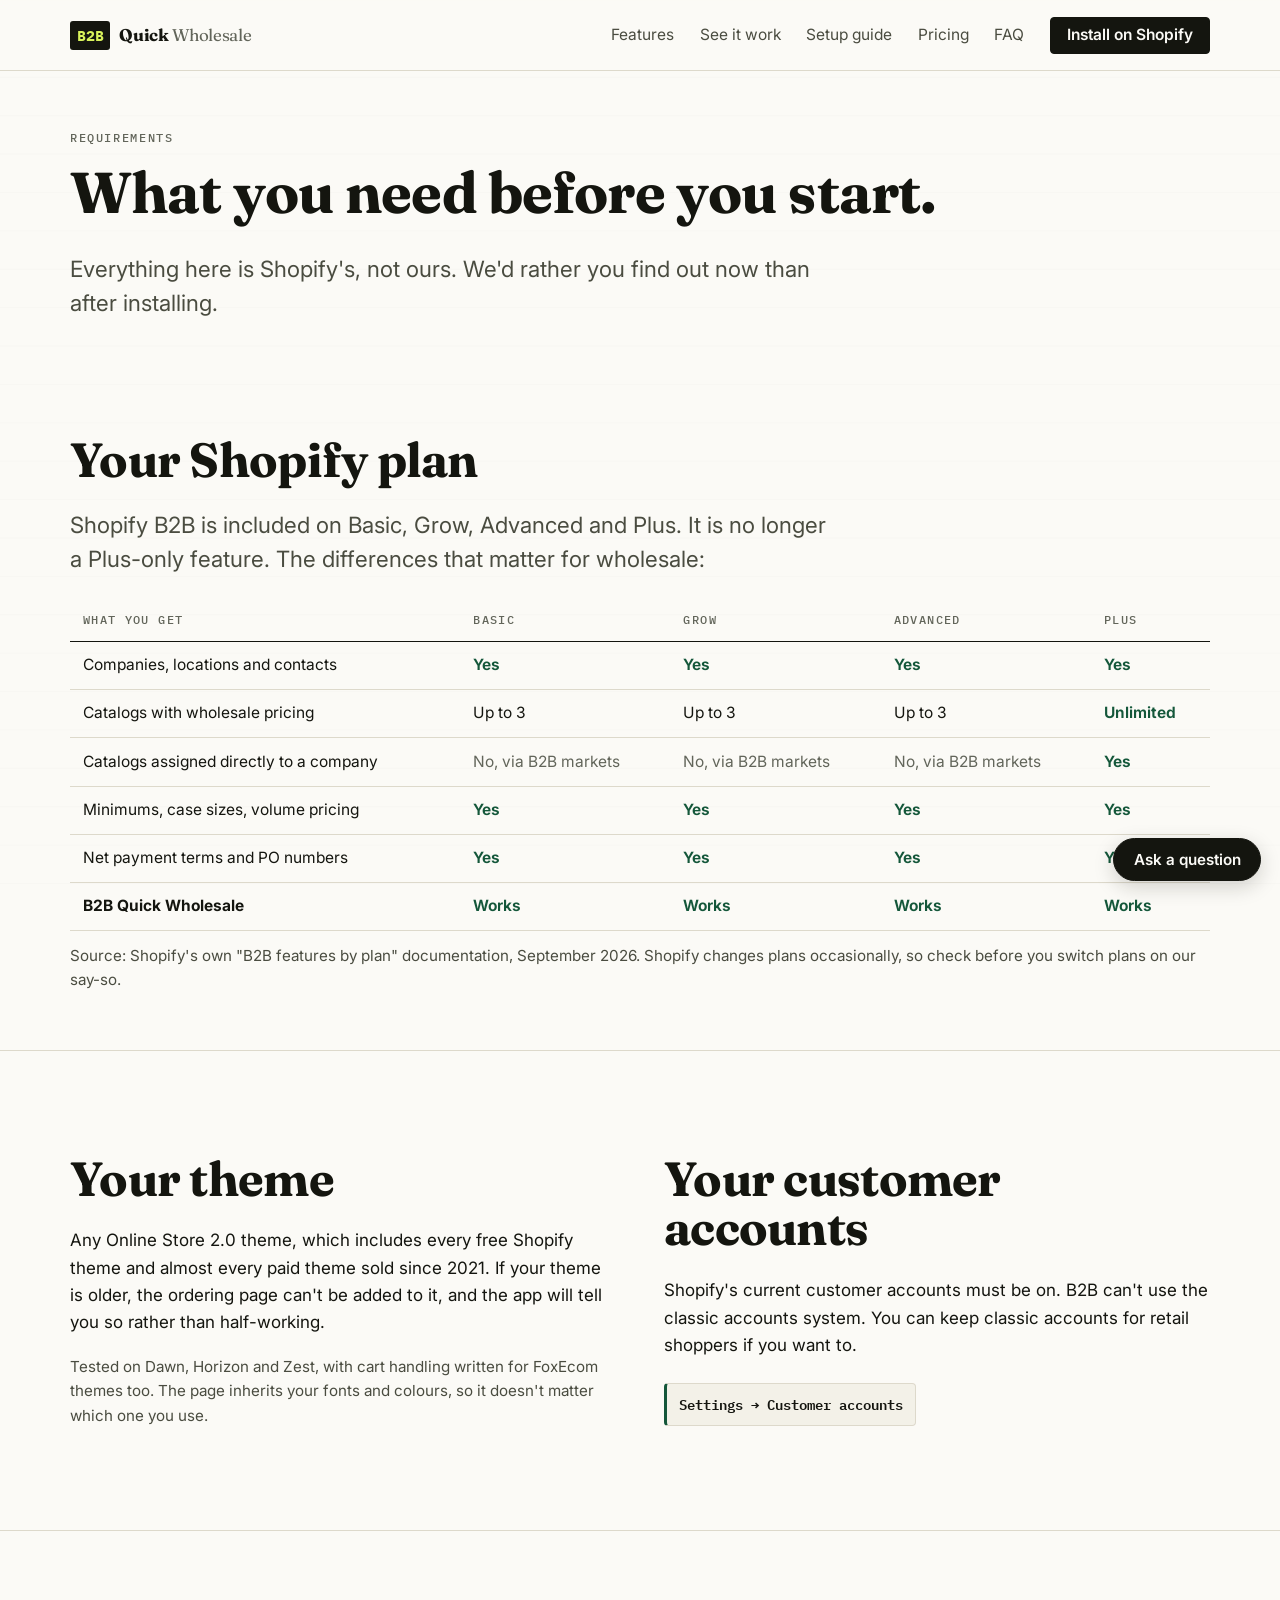
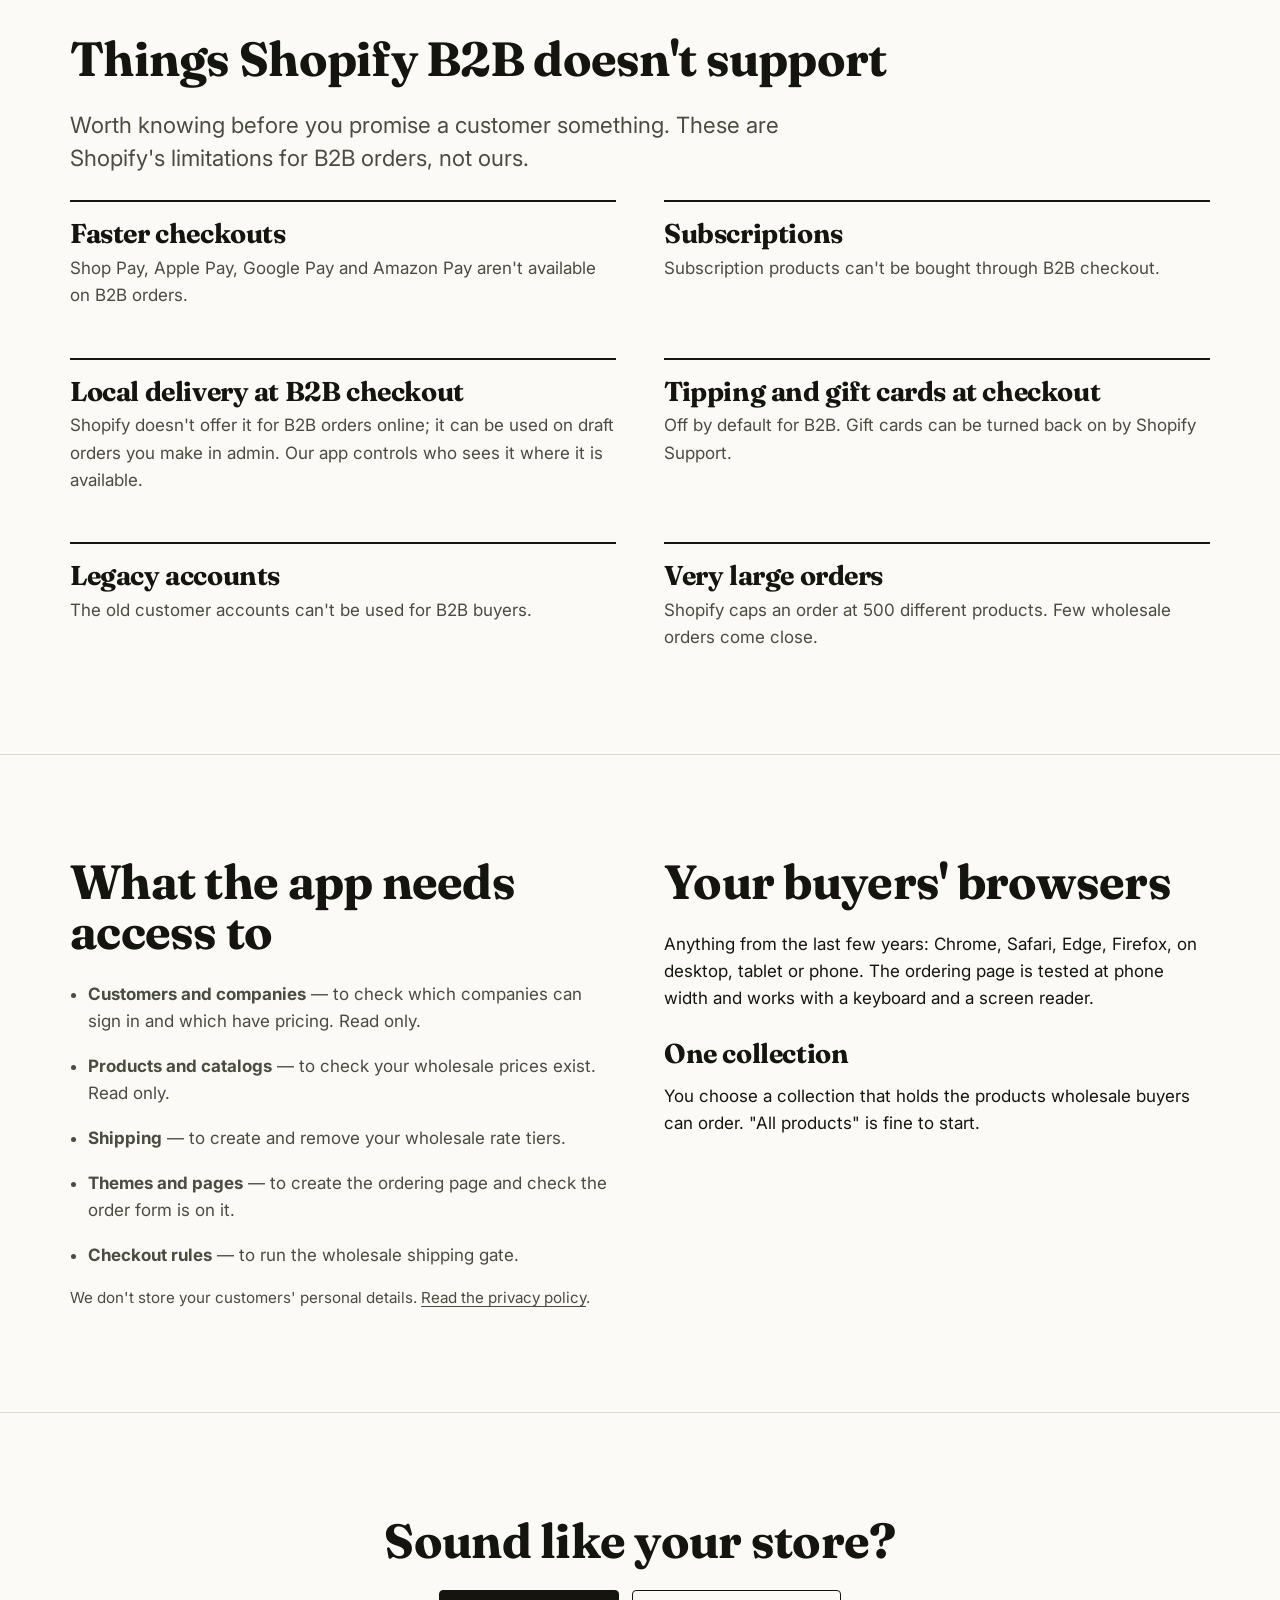
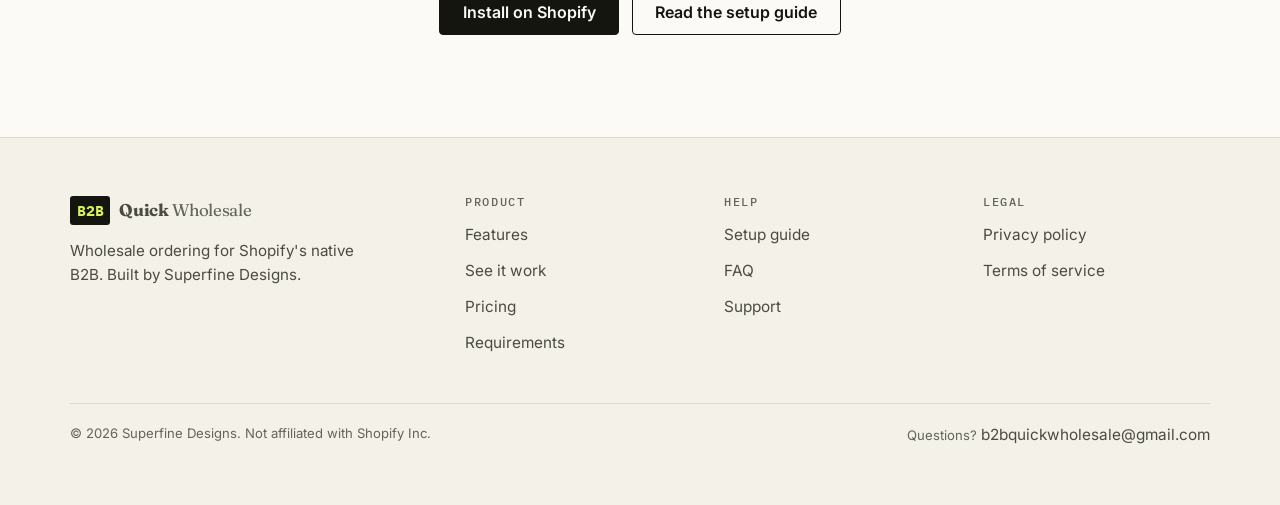
<file: requirements.html>
<!doctype html>
<html lang="en">
<head>
<meta charset="utf-8">
<meta name="viewport" content="width=device-width, initial-scale=1, viewport-fit=cover">
<title>Requirements — B2B Quick Wholesale</title>
<meta name="description" content="Which Shopify plans work, which themes, what Shopify B2B does and doesn't support, and the limits worth knowing before you start.">
<meta property="og:title" content="Requirements — B2B Quick Wholesale">
<meta property="og:description" content="Which Shopify plans work, which themes, what Shopify B2B does and doesn't support, and the limits worth knowing before you start.">
<meta property="og:type" content="website">
<meta property="og:site_name" content="B2B Quick Wholesale">
<meta property="og:url" content="https://b2bquickwholesale.com/requirements.html">
<meta name="twitter:card" content="summary">
<link rel="canonical" href="https://b2bquickwholesale.com/requirements.html">
<link rel="icon" href="assets/favicon.svg" type="image/svg+xml">
<link rel="preconnect" href="https://fonts.googleapis.com">
<link rel="preconnect" href="https://fonts.gstatic.com" crossorigin>
<link href="https://fonts.googleapis.com/css2?family=Fraunces:opsz,wght@9..144,600;9..144,700&family=IBM+Plex+Mono:wght@500&family=Inter:wght@400;500;600;650&display=swap" rel="stylesheet">
<link rel="stylesheet" href="assets/site.css">
</head>
<body>
<a class="skip-link" href="#main">Skip to content</a>

<header class="masthead">
  <div class="wrap masthead__inner">
    <a class="logo" href="index.html">
      <span class="logo__chip">B2B</span>
      <span class="logo__word">Quick <span>Wholesale</span></span>
    </a>
    <button class="nav-toggle" type="button" data-nav-toggle aria-expanded="false" aria-controls="nav">Menu</button>
    <nav class="nav" id="nav" data-nav aria-label="Main">
      <a href="features.html">Features</a>
      <a href="demo.html">See it work</a>
      <a href="setup.html">Setup guide</a>
      <a href="pricing.html">Pricing</a>
      <a href="faq.html">FAQ</a>
      <a class="btn btn--sm" href="pricing.html#install">Install on Shopify</a>
    </nav>
  </div>
</header>

<main id="main">

  <section class="section--tight">
    <div class="wrap">
      <p class="label">Requirements</p>
      <h1 style="font-size:clamp(2.2rem,5vw,3.6rem)">What you need before you start.</h1>
      <p class="lede">Everything here is Shopify's, not ours. We'd rather you find out now than
        after installing.</p>
    </div>
  </section>

  <section class="section--tight">
    <div class="wrap">
      <h2>Your Shopify plan</h2>
      <p class="lede">Shopify B2B is included on Basic, Grow, Advanced and Plus. It is no longer a
        Plus-only feature. The differences that matter for wholesale:</p>
      <div class="table-wrap" style="margin-top:1.4rem">
        <table class="sheet">
          <thead><tr><th>What you get</th><th>Basic</th><th>Grow</th><th>Advanced</th><th>Plus</th></tr></thead>
          <tbody>
            <tr><td>Companies, locations and contacts</td><td class="yes">Yes</td><td class="yes">Yes</td><td class="yes">Yes</td><td class="yes">Yes</td></tr>
            <tr><td>Catalogs with wholesale pricing</td><td>Up to 3</td><td>Up to 3</td><td>Up to 3</td><td class="yes">Unlimited</td></tr>
            <tr><td>Catalogs assigned directly to a company</td><td class="no">No, via B2B markets</td><td class="no">No, via B2B markets</td><td class="no">No, via B2B markets</td><td class="yes">Yes</td></tr>
            <tr><td>Minimums, case sizes, volume pricing</td><td class="yes">Yes</td><td class="yes">Yes</td><td class="yes">Yes</td><td class="yes">Yes</td></tr>
            <tr><td>Net payment terms and PO numbers</td><td class="yes">Yes</td><td class="yes">Yes</td><td class="yes">Yes</td><td class="yes">Yes</td></tr>
            <tr><td><strong>B2B Quick Wholesale</strong></td><td class="yes">Works</td><td class="yes">Works</td><td class="yes">Works</td><td class="yes">Works</td></tr>
          </tbody>
        </table>
      </div>
      <p class="small" style="margin-top:.8rem">Source: Shopify's own "B2B features by plan"
        documentation, September 2026. Shopify changes plans occasionally, so check before you
        switch plans on our say-so.</p>
    </div>
  </section>

  <section class="rule-top">
    <div class="wrap grid grid--2">
      <div>
        <h2>Your theme</h2>
        <p>Any Online Store 2.0 theme, which includes every free Shopify theme and almost every paid
          theme sold since 2021. If your theme is older, the ordering page can't be added to it, and
          the app will tell you so rather than half-working.</p>
        <p class="small">Tested on Dawn, Horizon and Zest, with cart handling written for FoxEcom
          themes too. The page inherits your fonts and colours, so it doesn't matter which one you
          use.</p>
      </div>
      <div>
        <h2>Your customer accounts</h2>
        <p>Shopify's current customer accounts must be on. B2B can't use the classic accounts
          system. You can keep classic accounts for retail shoppers if you want to.</p>
        <p class="path"><b>Settings → Customer accounts</b></p>
      </div>
    </div>
  </section>

  <section class="rule-top">
    <div class="wrap">
      <h2>Things Shopify B2B doesn't support</h2>
      <p class="lede">Worth knowing before you promise a customer something. These are Shopify's
        limitations for B2B orders, not ours.</p>
      <div class="grid grid--2" style="margin-top:1.6rem">
        <div class="feature"><h3>Faster checkouts</h3><p>Shop Pay, Apple Pay, Google Pay and Amazon
          Pay aren't available on B2B orders.</p></div>
        <div class="feature"><h3>Subscriptions</h3><p>Subscription products can't be bought through
          B2B checkout.</p></div>
        <div class="feature"><h3>Local delivery at B2B checkout</h3><p>Shopify doesn't offer it for
          B2B orders online; it can be used on draft orders you make in admin. Our app controls who
          sees it where it is available.</p></div>
        <div class="feature"><h3>Tipping and gift cards at checkout</h3><p>Off by default for B2B.
          Gift cards can be turned back on by Shopify Support.</p></div>
        <div class="feature"><h3>Legacy accounts</h3><p>The old customer accounts can't be used for
          B2B buyers.</p></div>
        <div class="feature"><h3>Very large orders</h3><p>Shopify caps an order at 500 different
          products. Few wholesale orders come close.</p></div>
      </div>
    </div>
  </section>

  <section class="rule-top">
    <div class="wrap grid grid--2">
      <div>
        <h2>What the app needs access to</h2>
        <ul class="stack" style="padding-left:1.1rem;color:var(--ink-2)">
          <li><strong>Customers and companies</strong> — to check which companies can sign in and
            which have pricing. Read only.</li>
          <li><strong>Products and catalogs</strong> — to check your wholesale prices exist. Read
            only.</li>
          <li><strong>Shipping</strong> — to create and remove your wholesale rate tiers.</li>
          <li><strong>Themes and pages</strong> — to create the ordering page and check the order
            form is on it.</li>
          <li><strong>Checkout rules</strong> — to run the wholesale shipping gate.</li>
        </ul>
        <p class="small">We don't store your customers' personal details. <a href="privacy.html">Read
          the privacy policy</a>.</p>
      </div>
      <div>
        <h2>Your buyers' browsers</h2>
        <p>Anything from the last few years: Chrome, Safari, Edge, Firefox, on desktop, tablet or
          phone. The ordering page is tested at phone width and works with a keyboard and a screen
          reader.</p>
        <h3 style="margin-top:1.6rem">One collection</h3>
        <p>You choose a collection that holds the products wholesale buyers can order. "All
          products" is fine to start.</p>
      </div>
    </div>
  </section>

  <section class="rule-top">
    <div class="wrap center">
      <h2>Sound like your store?</h2>
      <div class="btn-row" style="justify-content:center;margin-top:1.2rem">
        <a class="btn" href="pricing.html#install">Install on Shopify</a>
        <a class="btn btn--ghost" href="setup.html">Read the setup guide</a>
      </div>
    </div>
  </section>
</main>

<footer class="footer">
  <div class="wrap">
    <div class="footer__grid">
      <div>
        <a class="logo" href="index.html"><span class="logo__chip">B2B</span><span class="logo__word">Quick <span>Wholesale</span></span></a>
        <p class="small" style="margin-top:.9rem;max-width:30ch">Wholesale ordering for Shopify's native B2B. Built by Superfine Designs.</p>
      </div>
      <div><h4>Product</h4><ul>
        <li><a href="features.html">Features</a></li>
        <li><a href="demo.html">See it work</a></li>
        <li><a href="pricing.html">Pricing</a></li>
        <li><a href="requirements.html">Requirements</a></li>
      </ul></div>
      <div><h4>Help</h4><ul>
        <li><a href="setup.html">Setup guide</a></li>
        <li><a href="faq.html">FAQ</a></li>
        <li><a href="support.html">Support</a></li>
      </ul></div>
      <div><h4>Legal</h4><ul>
        <li><a href="privacy.html">Privacy policy</a></li>
        <li><a href="terms.html">Terms of service</a></li>
      </ul></div>
    </div>
    <div class="footer__legal">
      <span class="tiny">© <span data-year>2026</span> Superfine Designs. Not affiliated with Shopify Inc.</span>
      <span class="tiny">Questions? <a href="mailto:b2bquickwholesale@gmail.com">b2bquickwholesale@gmail.com</a></span>
    </div>
  </div>
</footer>

<script src="assets/site.js" defer></script>
<script src="assets/assist.js" defer></script>
</body>
</html>
</file>
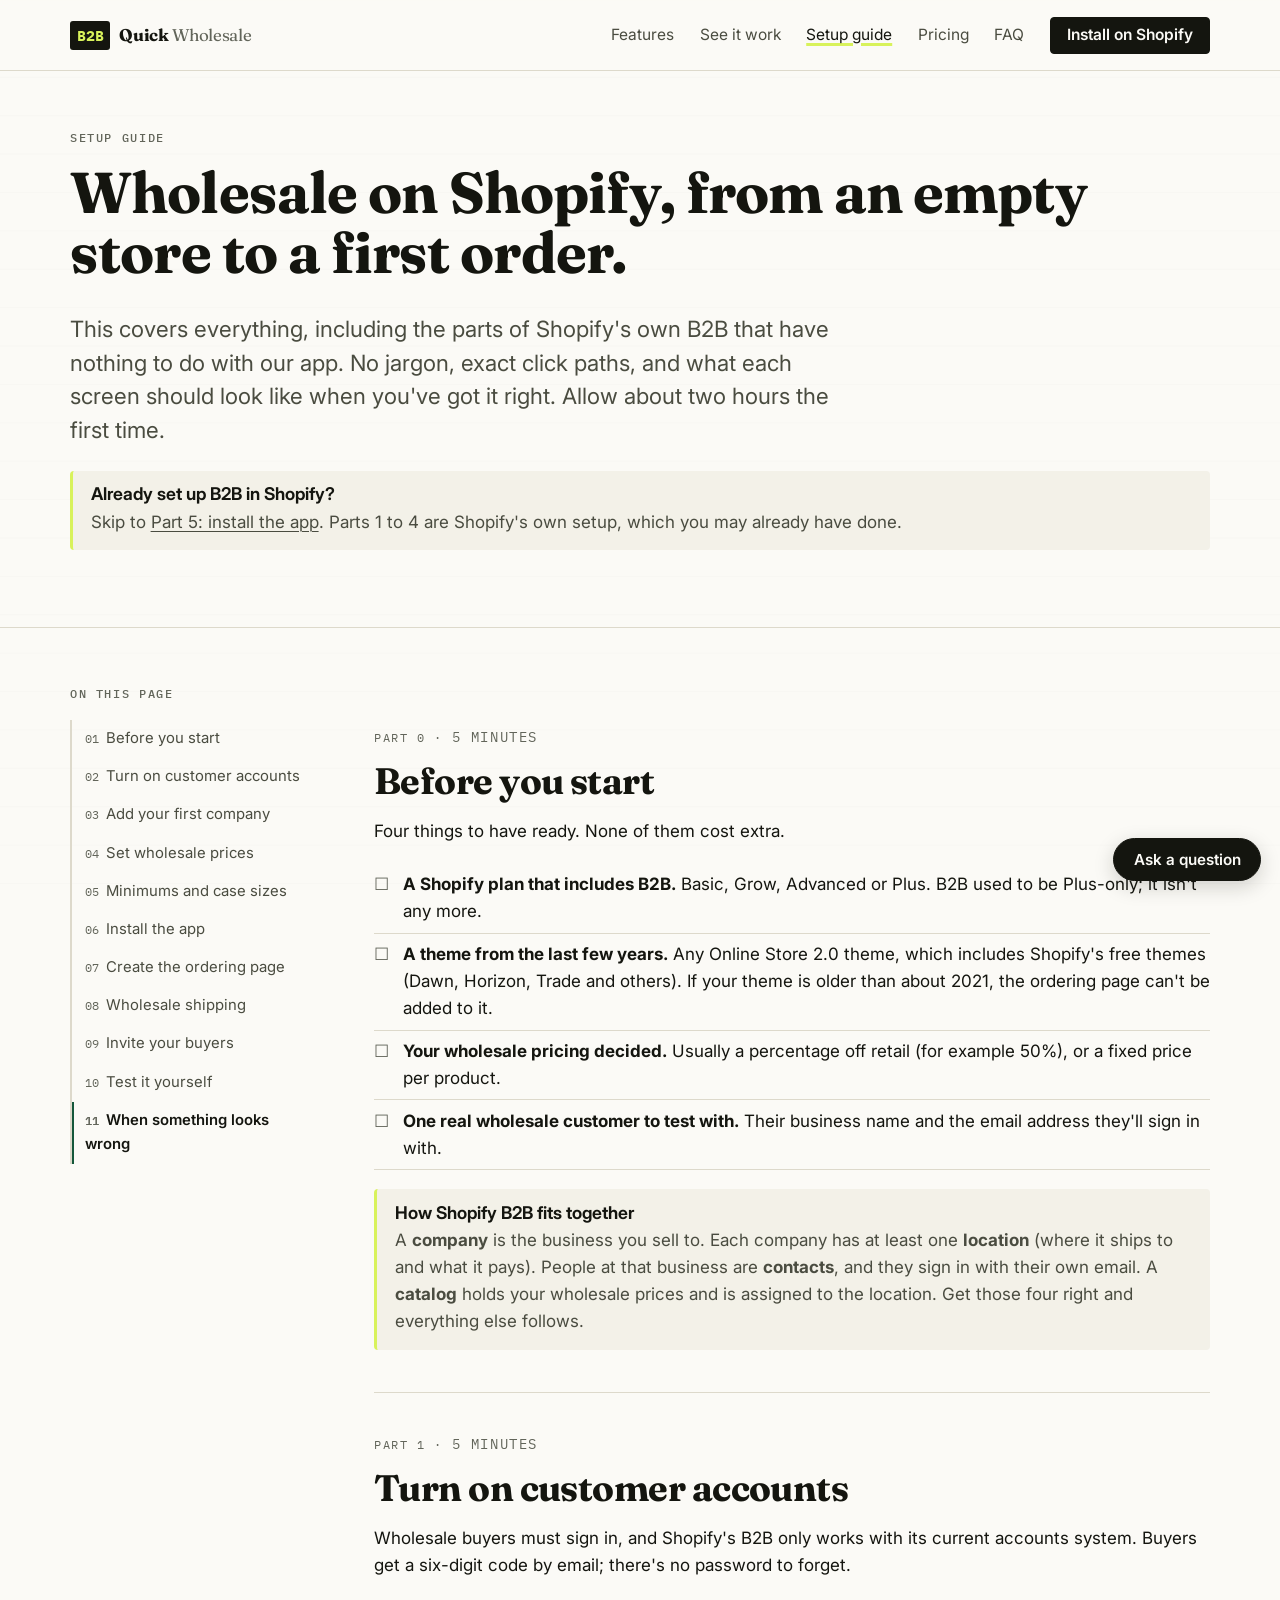
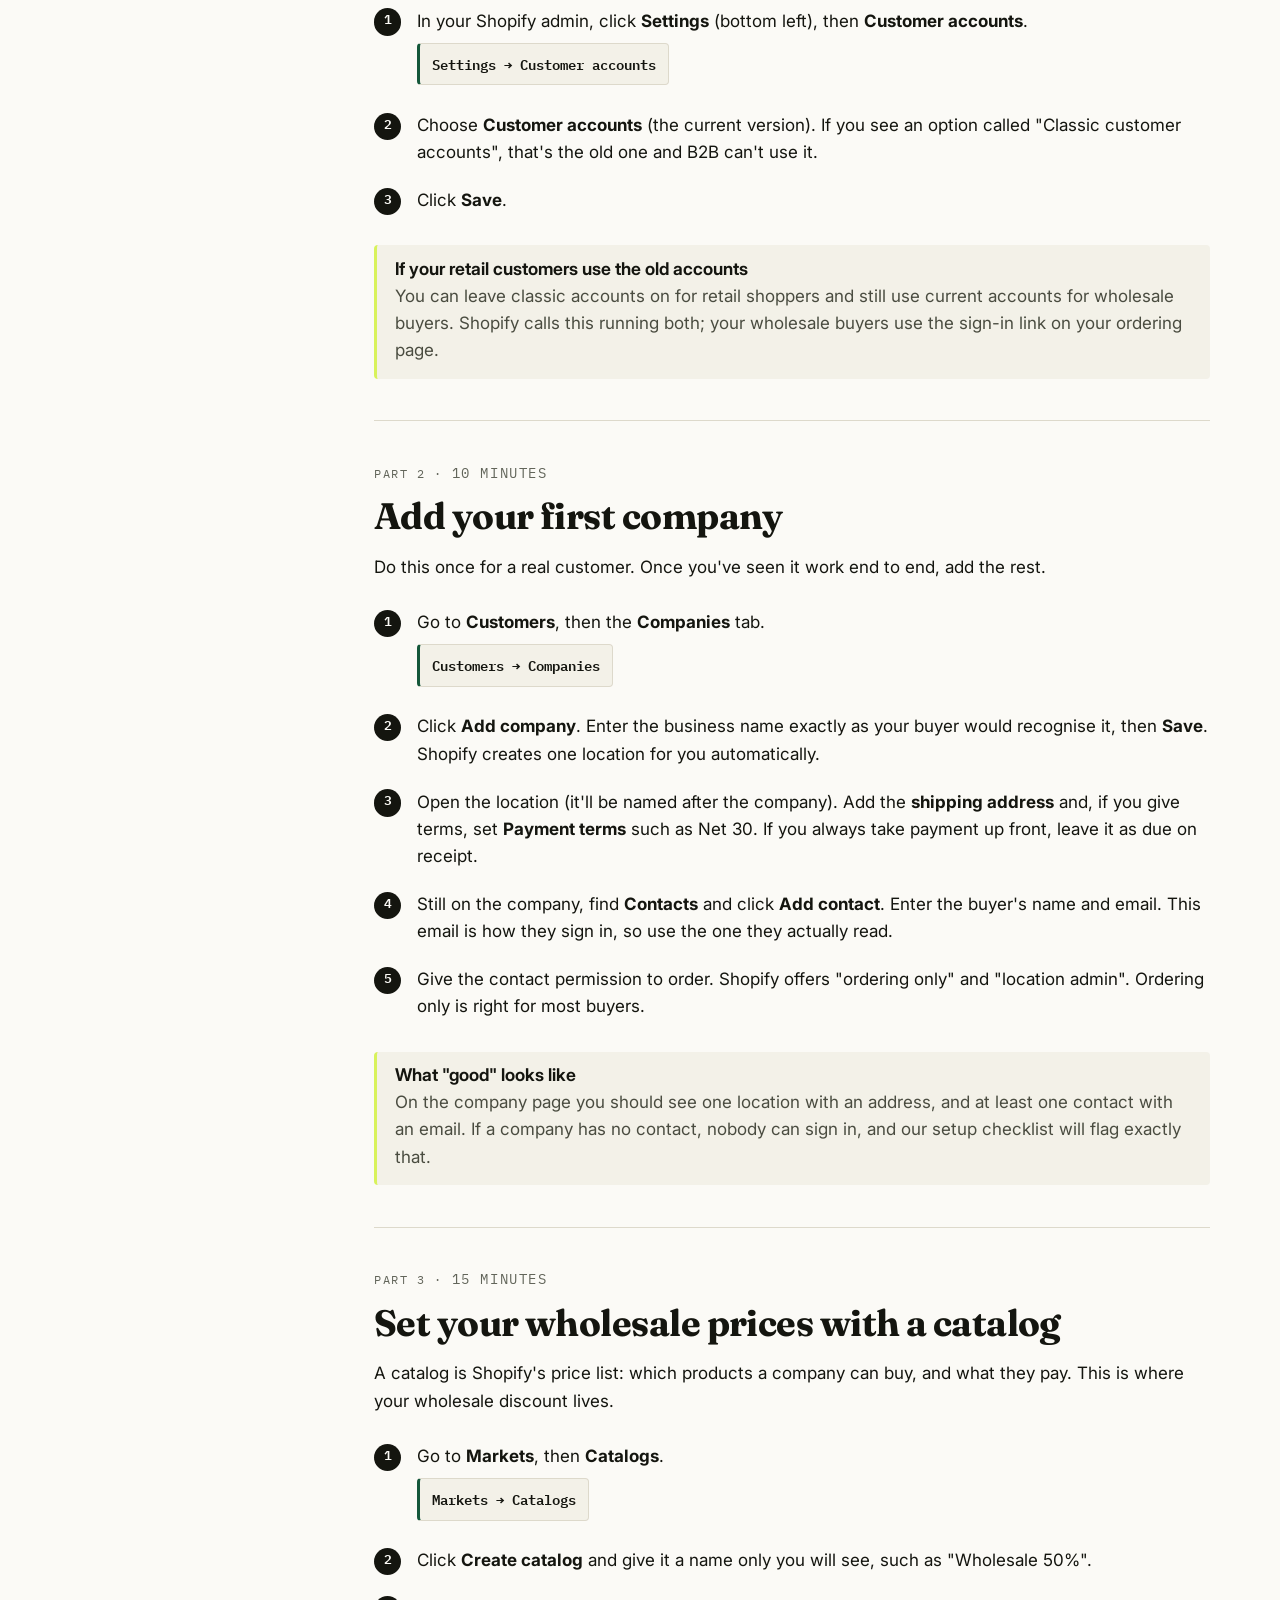
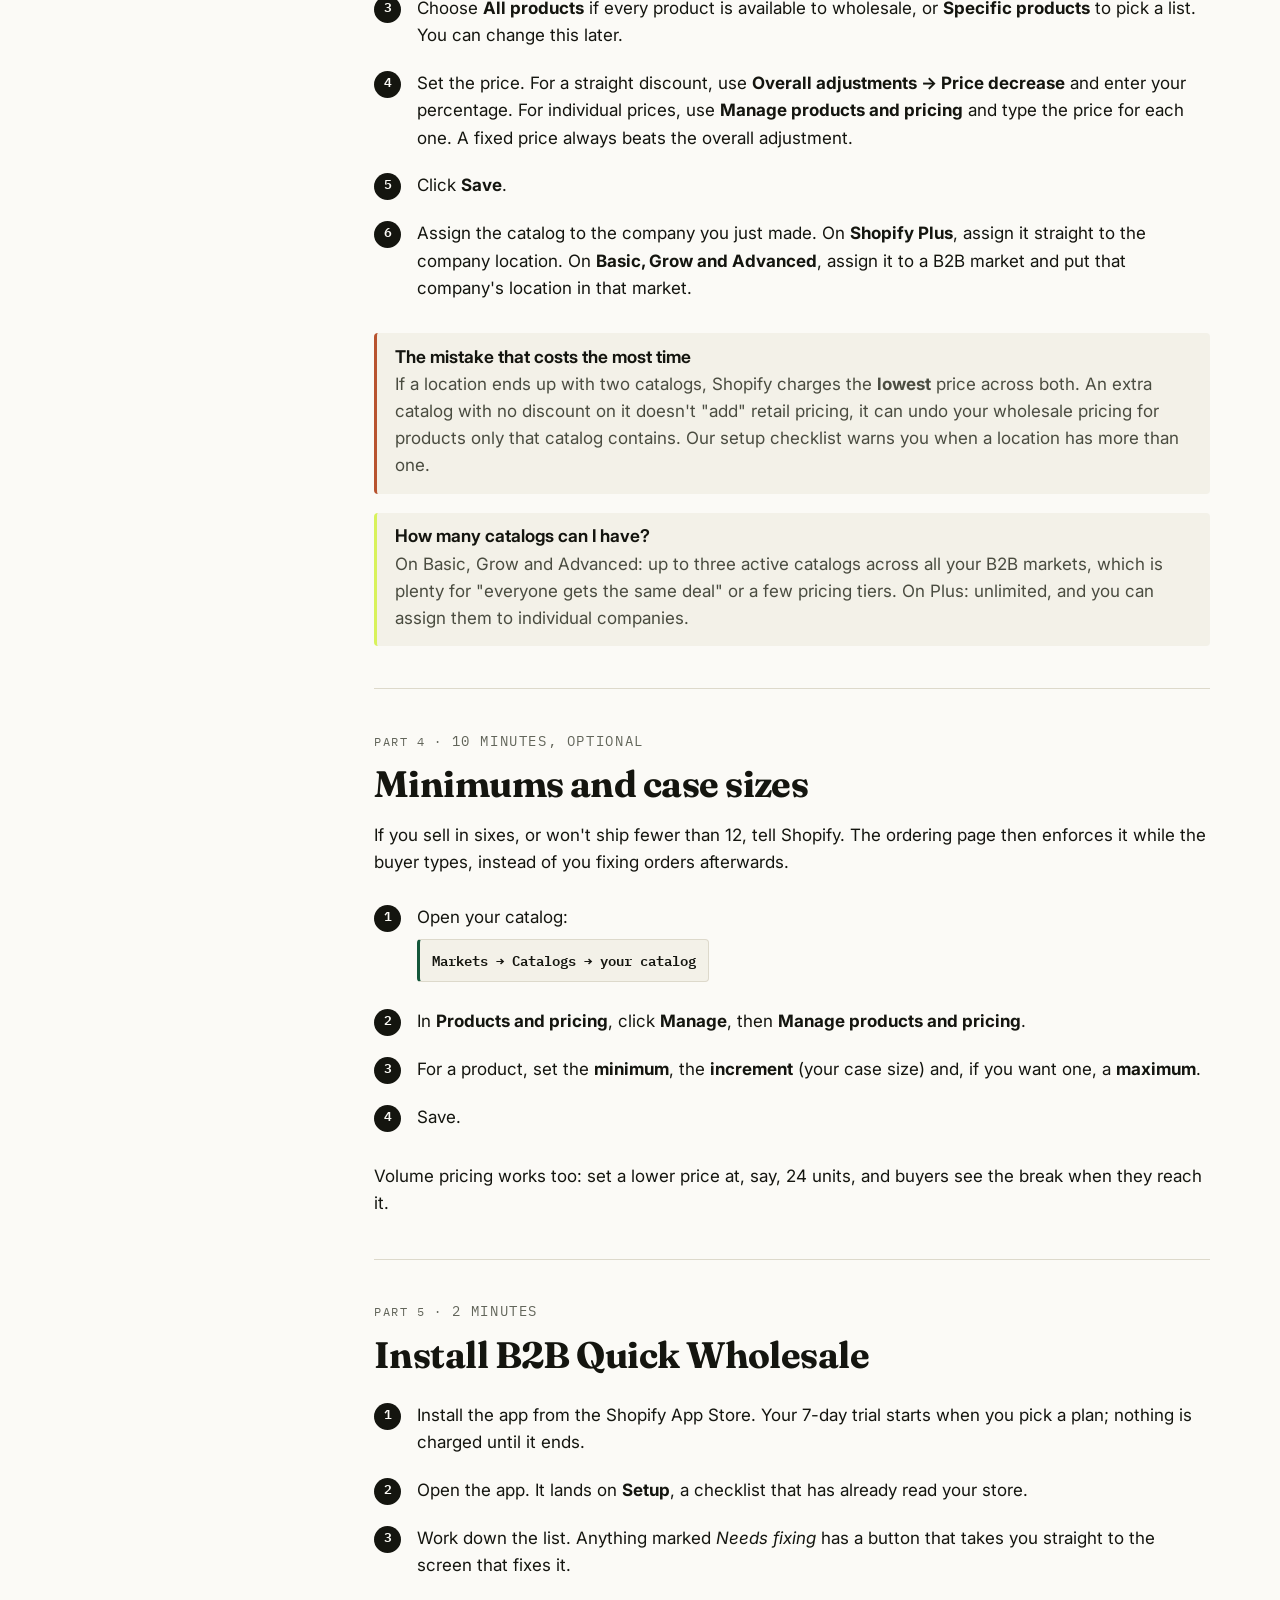
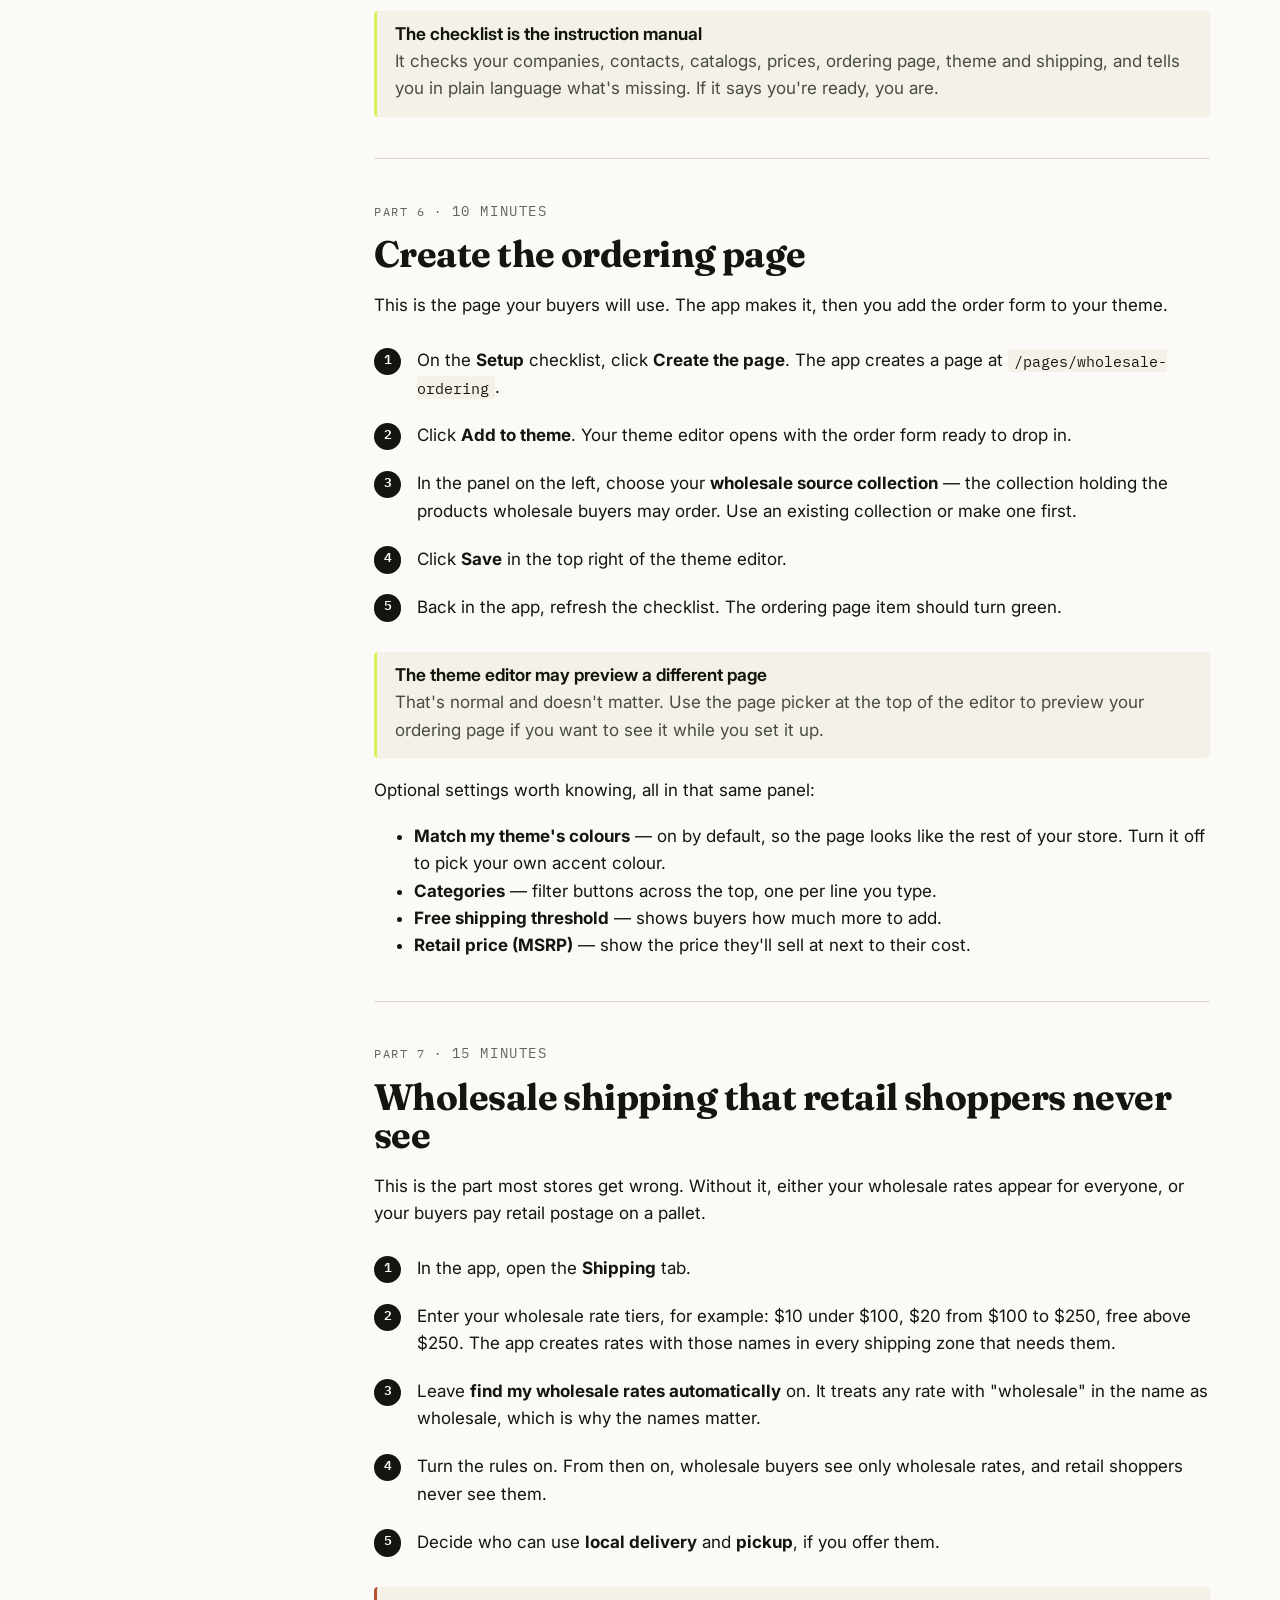
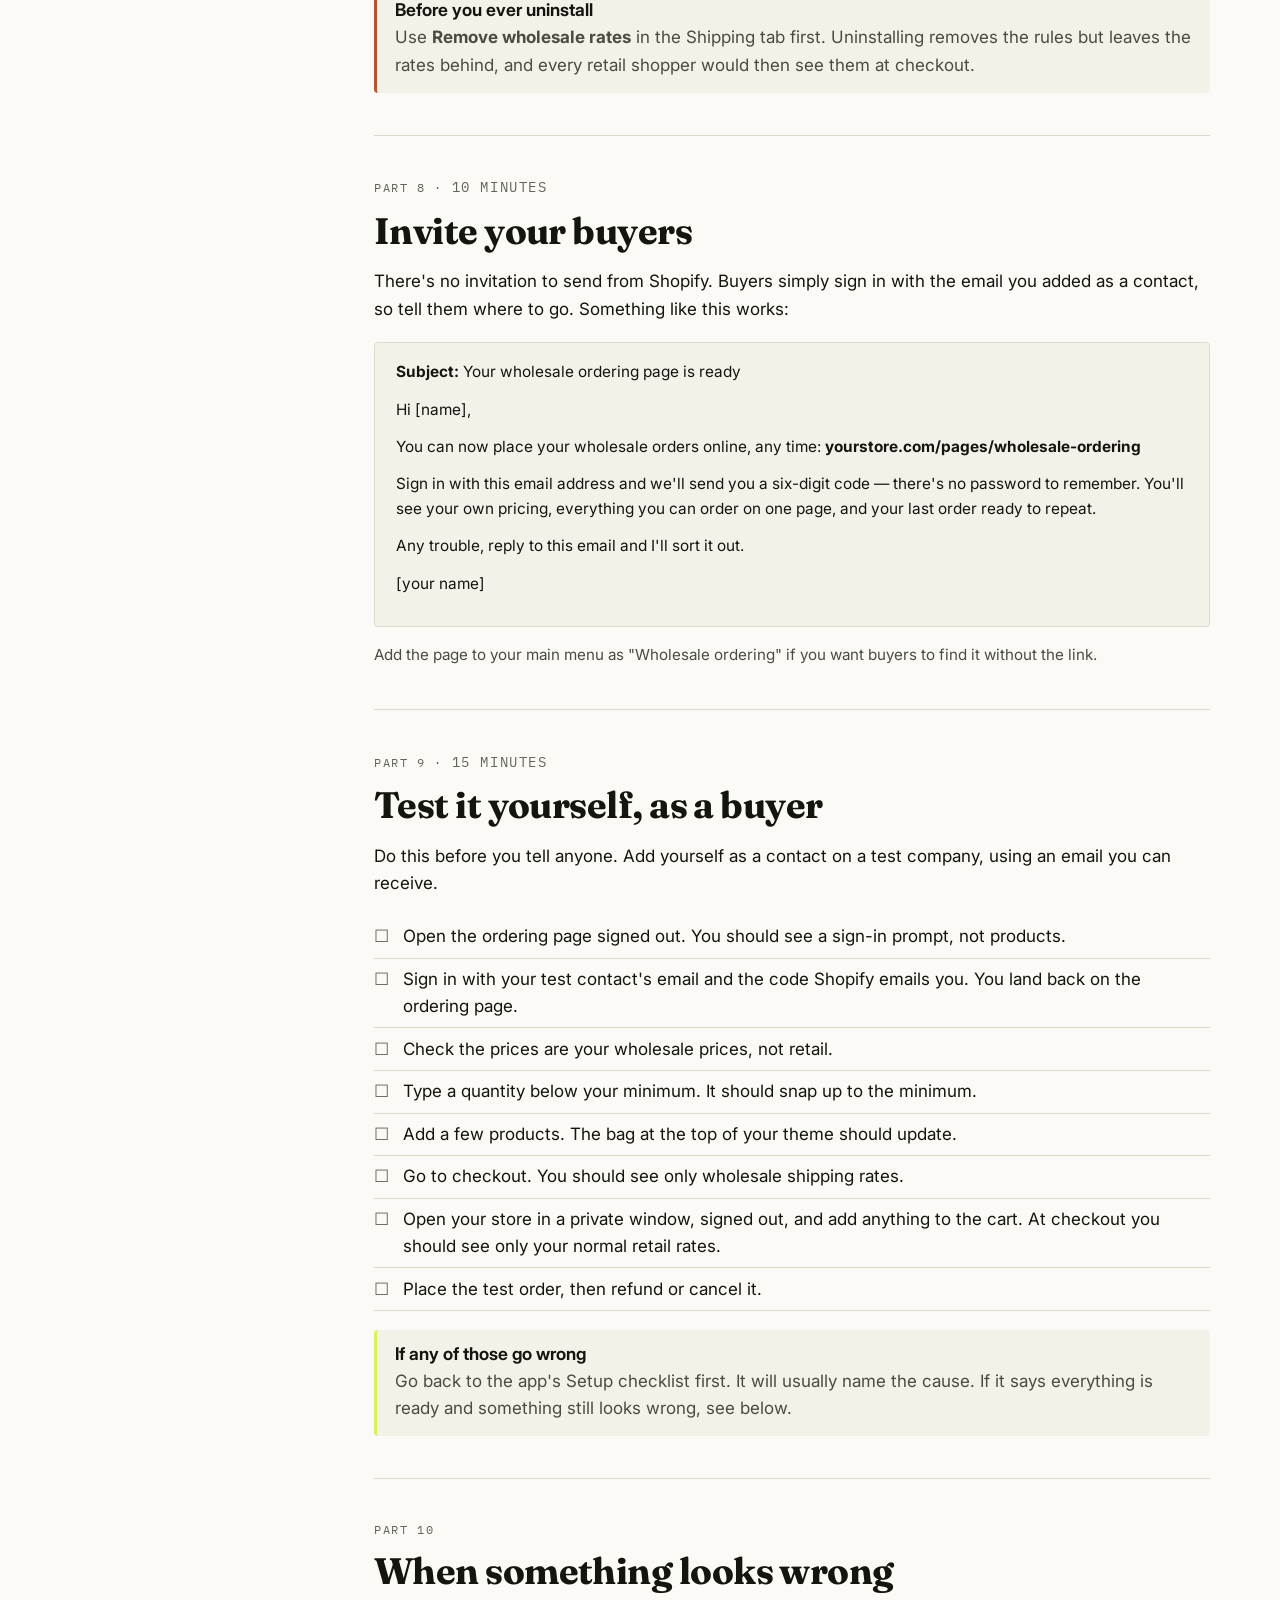
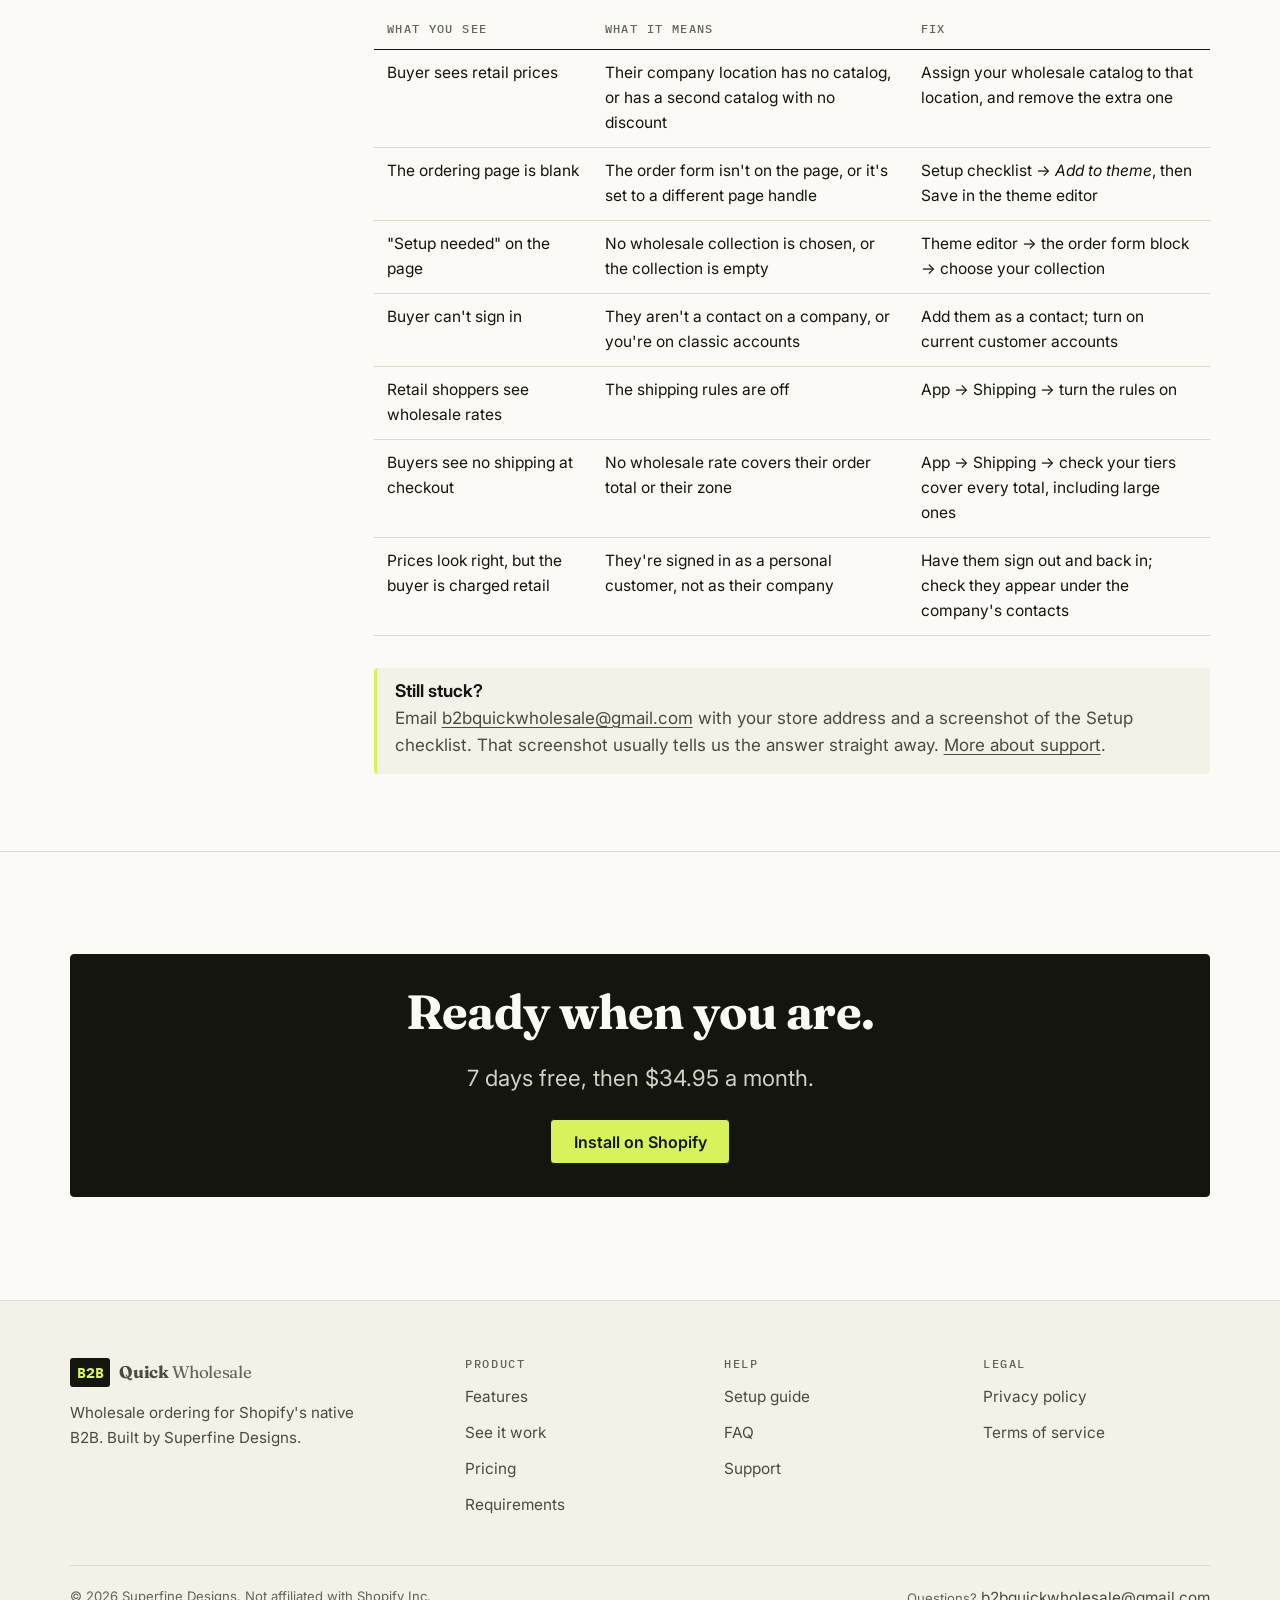
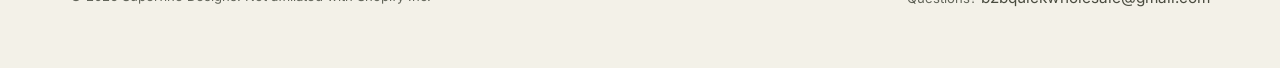
<file: setup.html>
<!doctype html>
<html lang="en">
<head>
<meta charset="utf-8">
<meta name="viewport" content="width=device-width, initial-scale=1, viewport-fit=cover">
<title>Setup guide — B2B Quick Wholesale</title>
<meta name="description" content="Set up wholesale on Shopify from scratch: customer accounts, companies, catalogs and prices, the ordering page, wholesale shipping rates, and a test order. Written for people who don't speak Shopify.">
<meta property="og:title" content="Setup guide — B2B Quick Wholesale">
<meta property="og:description" content="Set up wholesale on Shopify from scratch: customer accounts, companies, catalogs and prices, the ordering page, wholesale shipping rates, and a test order. Written for people who don't speak Shopify.">
<meta property="og:type" content="website">
<meta property="og:site_name" content="B2B Quick Wholesale">
<meta property="og:url" content="https://b2bquickwholesale.com/setup.html">
<meta name="twitter:card" content="summary">
<link rel="canonical" href="https://b2bquickwholesale.com/setup.html">
<link rel="icon" href="assets/favicon.svg" type="image/svg+xml">
<link rel="preconnect" href="https://fonts.googleapis.com">
<link rel="preconnect" href="https://fonts.gstatic.com" crossorigin>
<link href="https://fonts.googleapis.com/css2?family=Fraunces:opsz,wght@9..144,600;9..144,700&family=IBM+Plex+Mono:wght@500&family=Inter:wght@400;500;600;650&display=swap" rel="stylesheet">
<link rel="stylesheet" href="assets/site.css">
<style>
  .guide { display: grid; gap: var(--gap); grid-template-columns: minmax(0, 1fr); }
  @media (min-width: 940px) { .guide { grid-template-columns: 16rem minmax(0, 1fr); align-items: start; } }
  .guide__nav { position: sticky; top: 5.4rem; font-size: .93rem; }
  .guide__nav ol { list-style: none; margin: 0; padding: 0; counter-reset: gn; }
  .guide__nav li { counter-increment: gn; border-left: 2px solid var(--rule); }
  .guide__nav a { display: block; padding: .45rem .8rem; text-decoration: none; color: var(--ink-2); }
  .guide__nav a::before { content: counter(gn, decimal-leading-zero) "  "; font-family: var(--mono); font-size: .76rem; color: var(--ink-3); }
  .guide__nav a:hover { color: var(--ink); background: var(--paper-2); }
  .guide__nav a[data-current] { color: var(--ink); font-weight: 600; box-shadow: inset 2px 0 0 var(--green); }
  .part { scroll-margin-top: 6rem; padding-top: 2.6rem; }
  .part + .part { border-top: 1px solid var(--rule); margin-top: 2.6rem; }
  .part h2 { font-size: clamp(1.7rem, 3.2vw, 2.3rem); }
  .part__kicker { font-family: var(--mono); font-size: .72rem; letter-spacing: .14em; text-transform: uppercase; color: var(--ink-3); }
  .part__time { font-size: .85rem; color: var(--ink-3); }
  .do { list-style: none; margin: 1.2rem 0; padding: 0; counter-reset: do; }
  /* Positioned number, not a grid column: a step mixes text, bold labels and click
     paths, and a grid put each of those in its own cell (they overlapped). */
  .do > li { counter-increment: do; position: relative; padding: .55rem 0 .75rem 2.7rem; }
  .do > li::before { content: counter(do); position: absolute; left: 0; top: .6rem; font: 600 .82rem/1.7 var(--mono); color: var(--paper); background: var(--ink); border-radius: 50%; width: 1.7rem; height: 1.7rem; text-align: center; }
  .do .path { display: block; width: fit-content; max-width: 100%; margin-top: .5rem; }
  .check { list-style: none; padding: 0; margin: 1rem 0; }
  .check li { padding: .45rem 0 .45rem 1.8rem; position: relative; border-bottom: 1px solid var(--rule); }
  .check li::before { content: "☐"; position: absolute; left: 0; color: var(--ink-3); font-size: 1.05rem; }
  .email { background: var(--paper-2); border: 1px solid var(--rule); border-radius: var(--radius); padding: 1.1rem 1.3rem; font-size: .96rem; }
  .email p { margin-bottom: .8rem; }
</style>
</head>
<body>
<a class="skip-link" href="#main">Skip to content</a>

<header class="masthead">
  <div class="wrap masthead__inner">
    <a class="logo" href="index.html">
      <span class="logo__chip">B2B</span>
      <span class="logo__word">Quick <span>Wholesale</span></span>
    </a>
    <button class="nav-toggle" type="button" data-nav-toggle aria-expanded="false" aria-controls="nav">Menu</button>
    <nav class="nav" id="nav" data-nav aria-label="Main">
      <a href="features.html">Features</a>
      <a href="demo.html">See it work</a>
      <a href="setup.html" aria-current="page">Setup guide</a>
      <a href="pricing.html">Pricing</a>
      <a href="faq.html">FAQ</a>
      <a class="btn btn--sm" href="pricing.html#install">Install on Shopify</a>
    </nav>
  </div>
</header>

<main id="main">
  <section class="section--tight">
    <div class="wrap">
      <p class="label">Setup guide</p>
      <h1 style="font-size:clamp(2.2rem,5vw,3.6rem)">Wholesale on Shopify, from an empty store to a first order.</h1>
      <p class="lede">This covers everything, including the parts of Shopify's own B2B that have
        nothing to do with our app. No jargon, exact click paths, and what each screen should look
        like when you've got it right. Allow about two hours the first time.</p>
      <div class="note">
        <h4>Already set up B2B in Shopify?</h4>
        <p>Skip to <a href="#part-5">Part 5: install the app</a>. Parts 1 to 4 are Shopify's own
          setup, which you may already have done.</p>
      </div>
    </div>
  </section>

  <section class="section--tight rule-top">
    <div class="wrap guide">
      <nav class="guide__nav" data-guide-nav aria-label="Guide sections">
        <p class="label">On this page</p>
        <ol>
          <li><a href="#part-0">Before you start</a></li>
          <li><a href="#part-1">Turn on customer accounts</a></li>
          <li><a href="#part-2">Add your first company</a></li>
          <li><a href="#part-3">Set wholesale prices</a></li>
          <li><a href="#part-4">Minimums and case sizes</a></li>
          <li><a href="#part-5">Install the app</a></li>
          <li><a href="#part-6">Create the ordering page</a></li>
          <li><a href="#part-7">Wholesale shipping</a></li>
          <li><a href="#part-8">Invite your buyers</a></li>
          <li><a href="#part-9">Test it yourself</a></li>
          <li><a href="#part-10">When something looks wrong</a></li>
        </ol>
      </nav>

      <div>
        <!-- ===================== PART 0 ===================== -->
        <article class="part" id="part-0">
          <p class="part__kicker">Part 0 · <span class="part__time">5 minutes</span></p>
          <h2>Before you start</h2>
          <p>Four things to have ready. None of them cost extra.</p>
          <ul class="check">
            <li><strong>A Shopify plan that includes B2B.</strong> Basic, Grow, Advanced or Plus.
              B2B used to be Plus-only; it isn't any more.</li>
            <li><strong>A theme from the last few years.</strong> Any Online Store 2.0 theme, which
              includes Shopify's free themes (Dawn, Horizon, Trade and others). If your theme is
              older than about 2021, the ordering page can't be added to it.</li>
            <li><strong>Your wholesale pricing decided.</strong> Usually a percentage off retail
              (for example 50%), or a fixed price per product.</li>
            <li><strong>One real wholesale customer to test with.</strong> Their business name and
              the email address they'll sign in with.</li>
          </ul>
          <div class="note">
            <h4>How Shopify B2B fits together</h4>
            <p>A <strong>company</strong> is the business you sell to. Each company has at least one
              <strong>location</strong> (where it ships to and what it pays). People at that business
              are <strong>contacts</strong>, and they sign in with their own email. A
              <strong>catalog</strong> holds your wholesale prices and is assigned to the location.
              Get those four right and everything else follows.</p>
          </div>
        </article>

        <!-- ===================== PART 1 ===================== -->
        <article class="part" id="part-1">
          <p class="part__kicker">Part 1 · <span class="part__time">5 minutes</span></p>
          <h2>Turn on customer accounts</h2>
          <p>Wholesale buyers must sign in, and Shopify's B2B only works with its current accounts
            system. Buyers get a six-digit code by email; there's no password to forget.</p>
          <ol class="do">
            <li>In your Shopify admin, click <strong>Settings</strong> (bottom left), then
              <strong>Customer accounts</strong>.
              <span class="path"><b>Settings → Customer accounts</b></span></li>
            <li>Choose <strong>Customer accounts</strong> (the current version). If you see an option
              called "Classic customer accounts", that's the old one and B2B can't use it.</li>
            <li>Click <strong>Save</strong>.</li>
          </ol>
          <div class="note">
            <h4>If your retail customers use the old accounts</h4>
            <p>You can leave classic accounts on for retail shoppers and still use current accounts
              for wholesale buyers. Shopify calls this running both; your wholesale buyers use the
              sign-in link on your ordering page.</p>
          </div>
        </article>

        <!-- ===================== PART 2 ===================== -->
        <article class="part" id="part-2">
          <p class="part__kicker">Part 2 · <span class="part__time">10 minutes</span></p>
          <h2>Add your first company</h2>
          <p>Do this once for a real customer. Once you've seen it work end to end, add the rest.</p>
          <ol class="do">
            <li>Go to <strong>Customers</strong>, then the <strong>Companies</strong> tab.
              <span class="path"><b>Customers → Companies</b></span></li>
            <li>Click <strong>Add company</strong>. Enter the business name exactly as your buyer
              would recognise it, then <strong>Save</strong>. Shopify creates one location for you
              automatically.</li>
            <li>Open the location (it'll be named after the company). Add the
              <strong>shipping address</strong> and, if you give terms, set
              <strong>Payment terms</strong> such as Net 30. If you always take payment up front,
              leave it as due on receipt.</li>
            <li>Still on the company, find <strong>Contacts</strong> and click
              <strong>Add contact</strong>. Enter the buyer's name and email. This email is how they
              sign in, so use the one they actually read.</li>
            <li>Give the contact permission to order. Shopify offers "ordering only" and "location
              admin". Ordering only is right for most buyers.</li>
          </ol>
          <div class="note">
            <h4>What "good" looks like</h4>
            <p>On the company page you should see one location with an address, and at least one
              contact with an email. If a company has no contact, nobody can sign in, and our setup
              checklist will flag exactly that.</p>
          </div>
        </article>

        <!-- ===================== PART 3 ===================== -->
        <article class="part" id="part-3">
          <p class="part__kicker">Part 3 · <span class="part__time">15 minutes</span></p>
          <h2>Set your wholesale prices with a catalog</h2>
          <p>A catalog is Shopify's price list: which products a company can buy, and what they pay.
            This is where your wholesale discount lives.</p>
          <ol class="do">
            <li>Go to <strong>Markets</strong>, then <strong>Catalogs</strong>.
              <span class="path"><b>Markets → Catalogs</b></span></li>
            <li>Click <strong>Create catalog</strong> and give it a name only you will see, such as
              "Wholesale 50%".</li>
            <li>Choose <strong>All products</strong> if every product is available to wholesale, or
              <strong>Specific products</strong> to pick a list. You can change this later.</li>
            <li>Set the price. For a straight discount, use <strong>Overall adjustments →
              Price decrease</strong> and enter your percentage. For individual prices, use
              <strong>Manage products and pricing</strong> and type the price for each one. A fixed
              price always beats the overall adjustment.</li>
            <li>Click <strong>Save</strong>.</li>
            <li>Assign the catalog to the company you just made. On <strong>Shopify Plus</strong>,
              assign it straight to the company location. On <strong>Basic, Grow and Advanced</strong>,
              assign it to a B2B market and put that company's location in that market.</li>
          </ol>
          <div class="note note--warn">
            <h4>The mistake that costs the most time</h4>
            <p>If a location ends up with two catalogs, Shopify charges the <strong>lowest</strong>
              price across both. An extra catalog with no discount on it doesn't "add" retail
              pricing, it can undo your wholesale pricing for products only that catalog contains.
              Our setup checklist warns you when a location has more than one.</p>
          </div>
          <div class="note">
            <h4>How many catalogs can I have?</h4>
            <p>On Basic, Grow and Advanced: up to three active catalogs across all your B2B markets,
              which is plenty for "everyone gets the same deal" or a few pricing tiers. On Plus:
              unlimited, and you can assign them to individual companies.</p>
          </div>
        </article>

        <!-- ===================== PART 4 ===================== -->
        <article class="part" id="part-4">
          <p class="part__kicker">Part 4 · <span class="part__time">10 minutes, optional</span></p>
          <h2>Minimums and case sizes</h2>
          <p>If you sell in sixes, or won't ship fewer than 12, tell Shopify. The ordering page then
            enforces it while the buyer types, instead of you fixing orders afterwards.</p>
          <ol class="do">
            <li>Open your catalog: <span class="path"><b>Markets → Catalogs → your catalog</b></span></li>
            <li>In <strong>Products and pricing</strong>, click <strong>Manage</strong>, then
              <strong>Manage products and pricing</strong>.</li>
            <li>For a product, set the <strong>minimum</strong>, the <strong>increment</strong>
              (your case size) and, if you want one, a <strong>maximum</strong>.</li>
            <li>Save.</li>
          </ol>
          <p>Volume pricing works too: set a lower price at, say, 24 units, and buyers see the break
            when they reach it.</p>
        </article>

        <!-- ===================== PART 5 ===================== -->
        <article class="part" id="part-5">
          <p class="part__kicker">Part 5 · <span class="part__time">2 minutes</span></p>
          <h2>Install B2B Quick Wholesale</h2>
          <ol class="do">
            <li>Install the app from the Shopify App Store. Your 7-day trial starts when you pick a
              plan; nothing is charged until it ends.</li>
            <li>Open the app. It lands on <strong>Setup</strong>, a checklist that has already read
              your store.</li>
            <li>Work down the list. Anything marked <em>Needs fixing</em> has a button that takes you
              straight to the screen that fixes it.</li>
          </ol>
          <div class="note">
            <h4>The checklist is the instruction manual</h4>
            <p>It checks your companies, contacts, catalogs, prices, ordering page, theme and
              shipping, and tells you in plain language what's missing. If it says you're ready, you
              are.</p>
          </div>
        </article>

        <!-- ===================== PART 6 ===================== -->
        <article class="part" id="part-6">
          <p class="part__kicker">Part 6 · <span class="part__time">10 minutes</span></p>
          <h2>Create the ordering page</h2>
          <p>This is the page your buyers will use. The app makes it, then you add the order form to
            your theme.</p>
          <ol class="do">
            <li>On the <strong>Setup</strong> checklist, click <strong>Create the page</strong>. The
              app creates a page at <code>/pages/wholesale-ordering</code>.</li>
            <li>Click <strong>Add to theme</strong>. Your theme editor opens with the order form
              ready to drop in.</li>
            <li>In the panel on the left, choose your <strong>wholesale source collection</strong> —
              the collection holding the products wholesale buyers may order. Use an existing
              collection or make one first.</li>
            <li>Click <strong>Save</strong> in the top right of the theme editor.</li>
            <li>Back in the app, refresh the checklist. The ordering page item should turn green.</li>
          </ol>
          <div class="note">
            <h4>The theme editor may preview a different page</h4>
            <p>That's normal and doesn't matter. Use the page picker at the top of the editor to
              preview your ordering page if you want to see it while you set it up.</p>
          </div>
          <p>Optional settings worth knowing, all in that same panel:</p>
          <ul>
            <li><strong>Match my theme's colours</strong> — on by default, so the page looks like the
              rest of your store. Turn it off to pick your own accent colour.</li>
            <li><strong>Categories</strong> — filter buttons across the top, one per line you type.</li>
            <li><strong>Free shipping threshold</strong> — shows buyers how much more to add.</li>
            <li><strong>Retail price (MSRP)</strong> — show the price they'll sell at next to their
              cost.</li>
          </ul>
        </article>

        <!-- ===================== PART 7 ===================== -->
        <article class="part" id="part-7">
          <p class="part__kicker">Part 7 · <span class="part__time">15 minutes</span></p>
          <h2>Wholesale shipping that retail shoppers never see</h2>
          <p>This is the part most stores get wrong. Without it, either your wholesale rates appear
            for everyone, or your buyers pay retail postage on a pallet.</p>
          <ol class="do">
            <li>In the app, open the <strong>Shipping</strong> tab.</li>
            <li>Enter your wholesale rate tiers, for example: $10 under $100, $20 from $100 to $250,
              free above $250. The app creates rates with those names in every shipping zone that
              needs them.</li>
            <li>Leave <strong>find my wholesale rates automatically</strong> on. It treats any rate
              with "wholesale" in the name as wholesale, which is why the names matter.</li>
            <li>Turn the rules on. From then on, wholesale buyers see only wholesale rates, and
              retail shoppers never see them.</li>
            <li>Decide who can use <strong>local delivery</strong> and <strong>pickup</strong>, if
              you offer them.</li>
          </ol>
          <div class="note note--warn">
            <h4>Before you ever uninstall</h4>
            <p>Use <strong>Remove wholesale rates</strong> in the Shipping tab first. Uninstalling
              removes the rules but leaves the rates behind, and every retail shopper would then see
              them at checkout.</p>
          </div>
        </article>

        <!-- ===================== PART 8 ===================== -->
        <article class="part" id="part-8">
          <p class="part__kicker">Part 8 · <span class="part__time">10 minutes</span></p>
          <h2>Invite your buyers</h2>
          <p>There's no invitation to send from Shopify. Buyers simply sign in with the email you
            added as a contact, so tell them where to go. Something like this works:</p>
          <div class="email">
            <p><strong>Subject:</strong> Your wholesale ordering page is ready</p>
            <p>Hi [name],</p>
            <p>You can now place your wholesale orders online, any time:
              <strong>yourstore.com/pages/wholesale-ordering</strong></p>
            <p>Sign in with this email address and we'll send you a six-digit code — there's no
              password to remember. You'll see your own pricing, everything you can order on one
              page, and your last order ready to repeat.</p>
            <p>Any trouble, reply to this email and I'll sort it out.</p>
            <p>[your name]</p>
          </div>
          <p class="small" style="margin-top:1rem">Add the page to your main menu as "Wholesale
            ordering" if you want buyers to find it without the link.</p>
        </article>

        <!-- ===================== PART 9 ===================== -->
        <article class="part" id="part-9">
          <p class="part__kicker">Part 9 · <span class="part__time">15 minutes</span></p>
          <h2>Test it yourself, as a buyer</h2>
          <p>Do this before you tell anyone. Add yourself as a contact on a test company, using an
            email you can receive.</p>
          <ul class="check">
            <li>Open the ordering page signed out. You should see a sign-in prompt, not products.</li>
            <li>Sign in with your test contact's email and the code Shopify emails you. You land back
              on the ordering page.</li>
            <li>Check the prices are your wholesale prices, not retail.</li>
            <li>Type a quantity below your minimum. It should snap up to the minimum.</li>
            <li>Add a few products. The bag at the top of your theme should update.</li>
            <li>Go to checkout. You should see only wholesale shipping rates.</li>
            <li>Open your store in a private window, signed out, and add anything to the cart. At
              checkout you should see only your normal retail rates.</li>
            <li>Place the test order, then refund or cancel it.</li>
          </ul>
          <div class="note">
            <h4>If any of those go wrong</h4>
            <p>Go back to the app's Setup checklist first. It will usually name the cause. If it says
              everything is ready and something still looks wrong, see below.</p>
          </div>
        </article>

        <!-- ===================== PART 10 ===================== -->
        <article class="part" id="part-10">
          <p class="part__kicker">Part 10</p>
          <h2>When something looks wrong</h2>
          <div class="table-wrap">
            <table class="sheet">
              <thead>
                <tr><th>What you see</th><th>What it means</th><th>Fix</th></tr>
              </thead>
              <tbody>
                <tr>
                  <td>Buyer sees retail prices</td>
                  <td>Their company location has no catalog, or has a second catalog with no
                    discount</td>
                  <td>Assign your wholesale catalog to that location, and remove the extra one</td>
                </tr>
                <tr>
                  <td>The ordering page is blank</td>
                  <td>The order form isn't on the page, or it's set to a different page handle</td>
                  <td>Setup checklist → <em>Add to theme</em>, then Save in the theme editor</td>
                </tr>
                <tr>
                  <td>"Setup needed" on the page</td>
                  <td>No wholesale collection is chosen, or the collection is empty</td>
                  <td>Theme editor → the order form block → choose your collection</td>
                </tr>
                <tr>
                  <td>Buyer can't sign in</td>
                  <td>They aren't a contact on a company, or you're on classic accounts</td>
                  <td>Add them as a contact; turn on current customer accounts</td>
                </tr>
                <tr>
                  <td>Retail shoppers see wholesale rates</td>
                  <td>The shipping rules are off</td>
                  <td>App → Shipping → turn the rules on</td>
                </tr>
                <tr>
                  <td>Buyers see no shipping at checkout</td>
                  <td>No wholesale rate covers their order total or their zone</td>
                  <td>App → Shipping → check your tiers cover every total, including large ones</td>
                </tr>
                <tr>
                  <td>Prices look right, but the buyer is charged retail</td>
                  <td>They're signed in as a personal customer, not as their company</td>
                  <td>Have them sign out and back in; check they appear under the company's contacts</td>
                </tr>
              </tbody>
            </table>
          </div>
          <div class="note" style="margin-top:2rem">
            <h4>Still stuck?</h4>
            <p>Email <a href="mailto:b2bquickwholesale@gmail.com">b2bquickwholesale@gmail.com</a>
              with your store address and a screenshot of the Setup checklist. That screenshot
              usually tells us the answer straight away. <a href="support.html">More about
              support</a>.</p>
          </div>
        </article>
      </div>
    </div>
  </section>

  <section class="rule-top">
    <div class="wrap">
      <div class="panel panel--ink center">
        <h2 style="color:inherit">Ready when you are.</h2>
        <p class="lede" style="color:#cfd2c4">7 days free, then $34.95 a month.</p>
        <div class="btn-row" style="justify-content:center;margin-top:1.4rem">
          <a class="btn btn--lime" href="pricing.html#install">Install on Shopify</a>
        </div>
      </div>
    </div>
  </section>
</main>

<footer class="footer">
  <div class="wrap">
    <div class="footer__grid">
      <div>
        <a class="logo" href="index.html"><span class="logo__chip">B2B</span><span class="logo__word">Quick <span>Wholesale</span></span></a>
        <p class="small" style="margin-top:.9rem;max-width:30ch">Wholesale ordering for Shopify's native B2B. Built by Superfine Designs.</p>
      </div>
      <div><h4>Product</h4><ul>
        <li><a href="features.html">Features</a></li>
        <li><a href="demo.html">See it work</a></li>
        <li><a href="pricing.html">Pricing</a></li>
        <li><a href="requirements.html">Requirements</a></li>
      </ul></div>
      <div><h4>Help</h4><ul>
        <li><a href="setup.html">Setup guide</a></li>
        <li><a href="faq.html">FAQ</a></li>
        <li><a href="support.html">Support</a></li>
      </ul></div>
      <div><h4>Legal</h4><ul>
        <li><a href="privacy.html">Privacy policy</a></li>
        <li><a href="terms.html">Terms of service</a></li>
      </ul></div>
    </div>
    <div class="footer__legal">
      <span class="tiny">© <span data-year>2026</span> Superfine Designs. Not affiliated with Shopify Inc.</span>
      <span class="tiny">Questions? <a href="mailto:b2bquickwholesale@gmail.com">b2bquickwholesale@gmail.com</a></span>
    </div>
  </div>
</footer>

<script src="assets/site.js" defer></script>
<script src="assets/assist.js" defer></script>
</body>
</html>
</file>
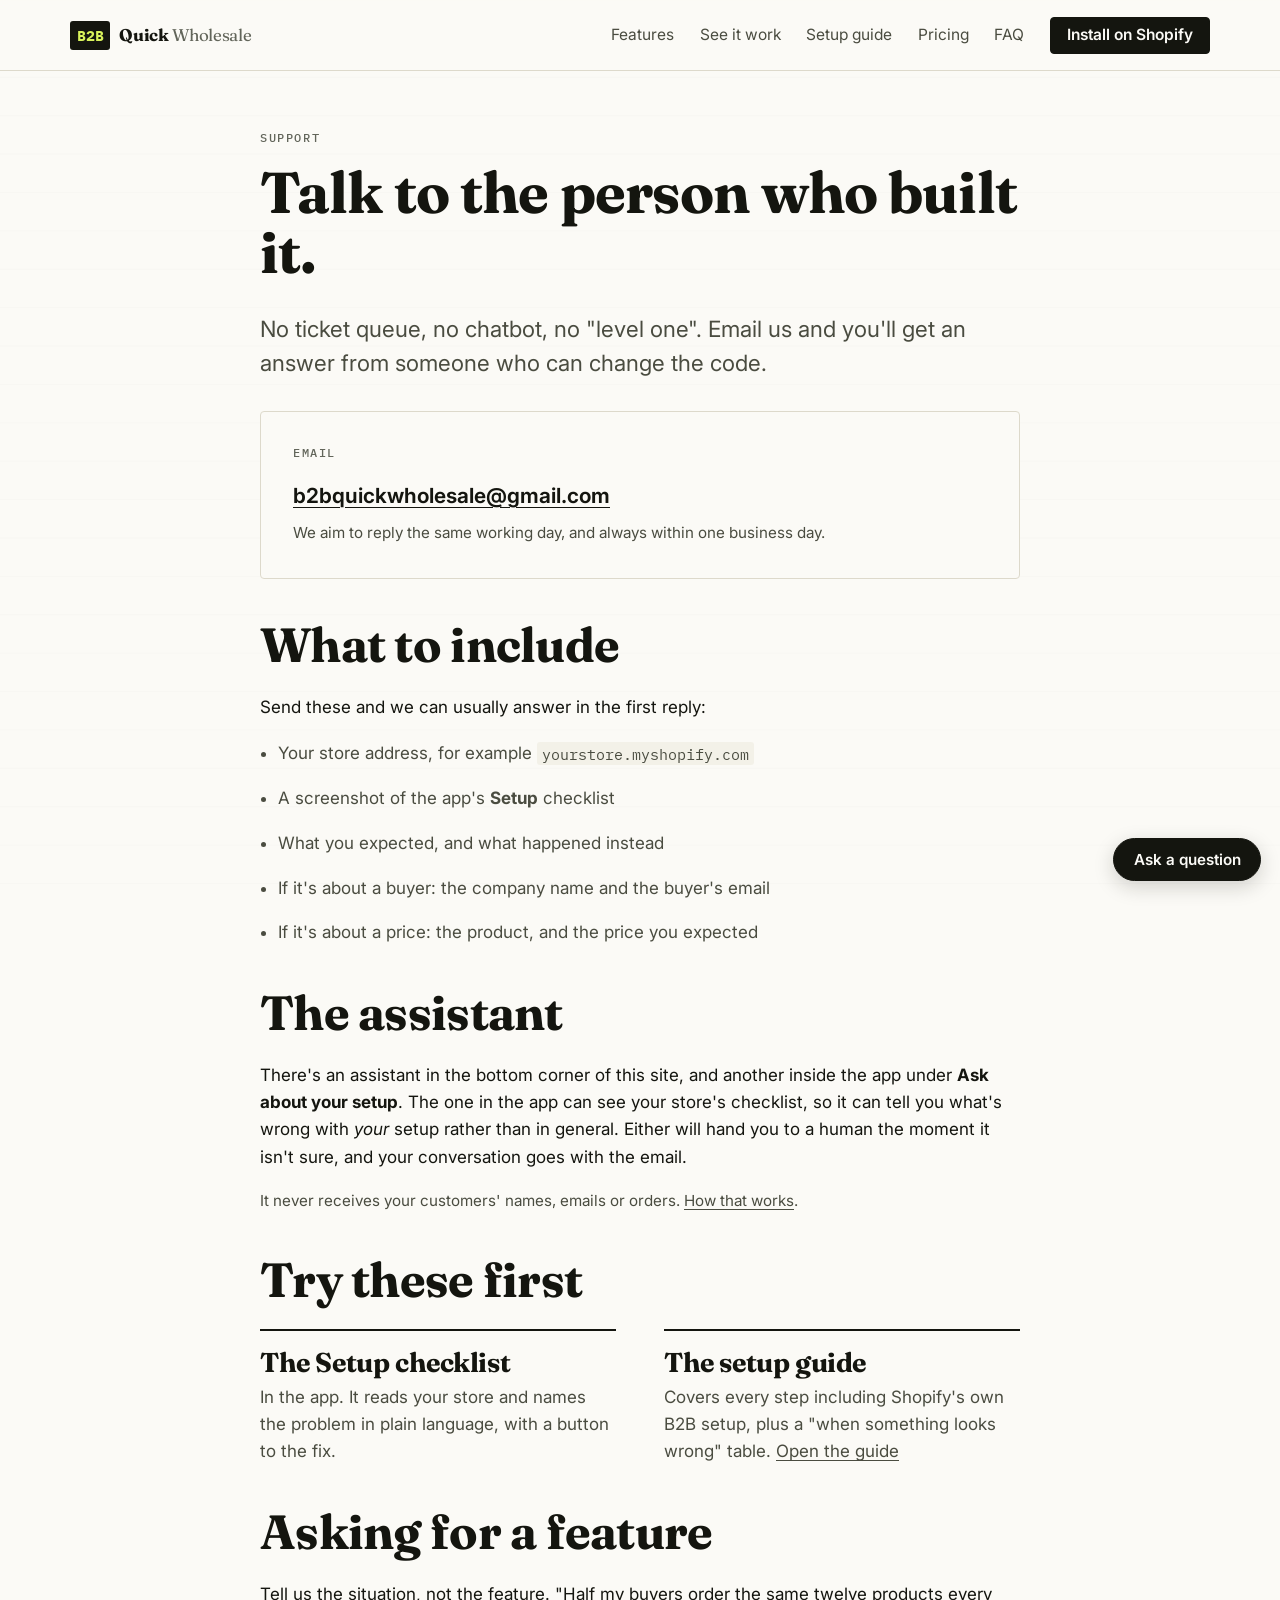
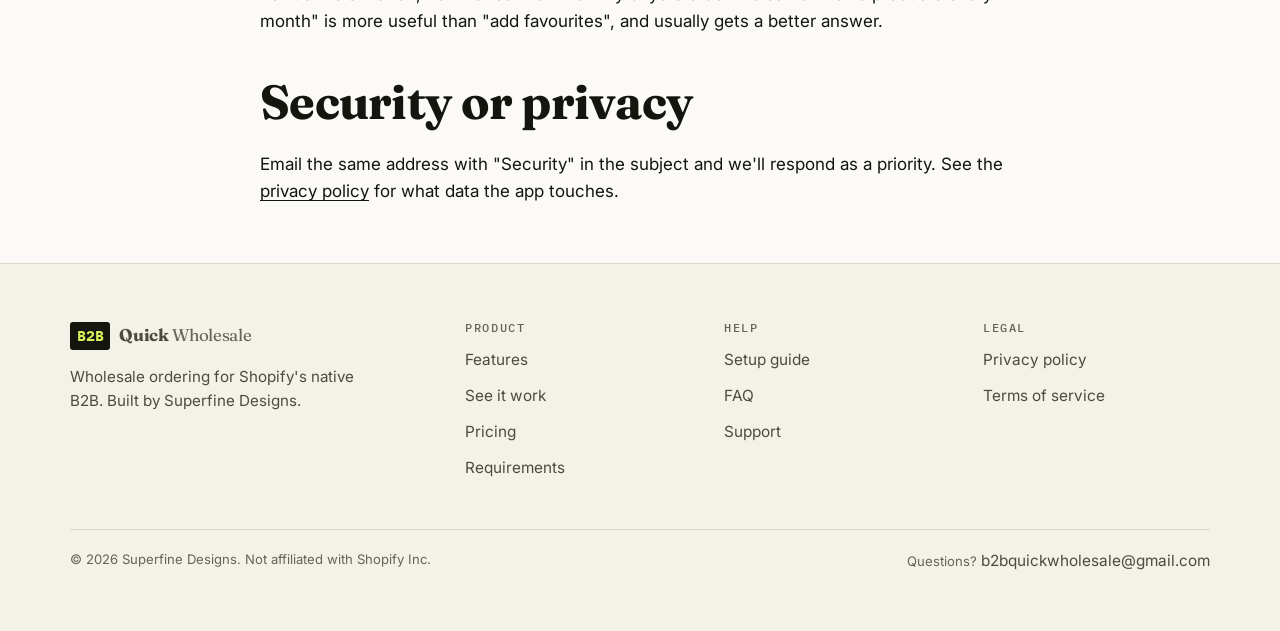
<file: support.html>
<!doctype html>
<html lang="en">
<head>
<meta charset="utf-8">
<meta name="viewport" content="width=device-width, initial-scale=1, viewport-fit=cover">
<title>Support — B2B Quick Wholesale</title>
<meta name="description" content="How to get help with B2B Quick Wholesale: email support, what to include so we can fix it fast, and where to find the setup guide.">
<meta property="og:title" content="Support — B2B Quick Wholesale">
<meta property="og:description" content="How to get help with B2B Quick Wholesale: email support, what to include so we can fix it fast, and where to find the setup guide.">
<meta property="og:type" content="website">
<meta property="og:site_name" content="B2B Quick Wholesale">
<meta property="og:url" content="https://b2bquickwholesale.com/support.html">
<meta name="twitter:card" content="summary">
<link rel="canonical" href="https://b2bquickwholesale.com/support.html">
<link rel="icon" href="assets/favicon.svg" type="image/svg+xml">
<link rel="preconnect" href="https://fonts.googleapis.com">
<link rel="preconnect" href="https://fonts.gstatic.com" crossorigin>
<link href="https://fonts.googleapis.com/css2?family=Fraunces:opsz,wght@9..144,600;9..144,700&family=IBM+Plex+Mono:wght@500&family=Inter:wght@400;500;600;650&display=swap" rel="stylesheet">
<link rel="stylesheet" href="assets/site.css">
</head>
<body>
<a class="skip-link" href="#main">Skip to content</a>

<header class="masthead">
  <div class="wrap masthead__inner">
    <a class="logo" href="index.html">
      <span class="logo__chip">B2B</span>
      <span class="logo__word">Quick <span>Wholesale</span></span>
    </a>
    <button class="nav-toggle" type="button" data-nav-toggle aria-expanded="false" aria-controls="nav">Menu</button>
    <nav class="nav" id="nav" data-nav aria-label="Main">
      <a href="features.html">Features</a>
      <a href="demo.html">See it work</a>
      <a href="setup.html">Setup guide</a>
      <a href="pricing.html">Pricing</a>
      <a href="faq.html">FAQ</a>
      <a class="btn btn--sm" href="pricing.html#install">Install on Shopify</a>
    </nav>
  </div>
</header>

<main id="main">

  <section class="section--tight">
    <div class="wrap wrap--narrow">
      <p class="label">Support</p>
      <h1 style="font-size:clamp(2.2rem,5vw,3.6rem)">Talk to the person who built it.</h1>
      <p class="lede">No ticket queue, no chatbot, no "level one". Email us and you'll get an answer
        from someone who can change the code.</p>

      <div class="panel" style="margin-top:2rem">
        <p class="label">Email</p>
        <p style="font-size:1.3rem;font-weight:650;margin:0">
          <a href="mailto:b2bquickwholesale@gmail.com">b2bquickwholesale@gmail.com</a></p>
        <p class="small" style="margin-top:.6rem">We aim to reply the same working day, and always
          within one business day.</p>
      </div>

      <h2 style="margin-top:2.6rem">What to include</h2>
      <p>Send these and we can usually answer in the first reply:</p>
      <ul class="stack" style="padding-left:1.1rem;color:var(--ink-2)">
        <li>Your store address, for example <code>yourstore.myshopify.com</code></li>
        <li>A screenshot of the app's <strong>Setup</strong> checklist</li>
        <li>What you expected, and what happened instead</li>
        <li>If it's about a buyer: the company name and the buyer's email</li>
        <li>If it's about a price: the product, and the price you expected</li>
      </ul>

      <h2 style="margin-top:2.6rem">The assistant</h2>
      <p>There's an assistant in the bottom corner of this site, and another inside the app under
        <strong>Ask about your setup</strong>. The one in the app can see your store's checklist, so it
        can tell you what's wrong with <em>your</em> setup rather than in general. Either will hand you to
        a human the moment it isn't sure, and your conversation goes with the email.</p>
      <p class="small">It never receives your customers' names, emails or orders. <a href="privacy.html">How
        that works</a>.</p>

      <h2 style="margin-top:2.6rem">Try these first</h2>
      <div class="grid grid--2" style="margin-top:1rem">
        <div class="feature"><h3>The Setup checklist</h3><p>In the app. It reads your store and names
          the problem in plain language, with a button to the fix.</p></div>
        <div class="feature"><h3>The setup guide</h3><p>Covers every step including Shopify's own B2B
          setup, plus a "when something looks wrong" table.
          <a href="setup.html">Open the guide</a></p></div>
      </div>

      <h2 style="margin-top:2.6rem">Asking for a feature</h2>
      <p>Tell us the situation, not the feature. "Half my buyers order the same twelve products every
        month" is more useful than "add favourites", and usually gets a better answer.</p>

      <h2 style="margin-top:2.6rem">Security or privacy</h2>
      <p>Email the same address with "Security" in the subject and we'll respond as a priority. See
        the <a href="privacy.html">privacy policy</a> for what data the app touches.</p>
    </div>
  </section>
</main>

<footer class="footer">
  <div class="wrap">
    <div class="footer__grid">
      <div>
        <a class="logo" href="index.html"><span class="logo__chip">B2B</span><span class="logo__word">Quick <span>Wholesale</span></span></a>
        <p class="small" style="margin-top:.9rem;max-width:30ch">Wholesale ordering for Shopify's native B2B. Built by Superfine Designs.</p>
      </div>
      <div><h4>Product</h4><ul>
        <li><a href="features.html">Features</a></li>
        <li><a href="demo.html">See it work</a></li>
        <li><a href="pricing.html">Pricing</a></li>
        <li><a href="requirements.html">Requirements</a></li>
      </ul></div>
      <div><h4>Help</h4><ul>
        <li><a href="setup.html">Setup guide</a></li>
        <li><a href="faq.html">FAQ</a></li>
        <li><a href="support.html">Support</a></li>
      </ul></div>
      <div><h4>Legal</h4><ul>
        <li><a href="privacy.html">Privacy policy</a></li>
        <li><a href="terms.html">Terms of service</a></li>
      </ul></div>
    </div>
    <div class="footer__legal">
      <span class="tiny">© <span data-year>2026</span> Superfine Designs. Not affiliated with Shopify Inc.</span>
      <span class="tiny">Questions? <a href="mailto:b2bquickwholesale@gmail.com">b2bquickwholesale@gmail.com</a></span>
    </div>
  </div>
</footer>

<script src="assets/site.js" defer></script>
<script src="assets/assist.js" defer></script>
</body>
</html>
</file>
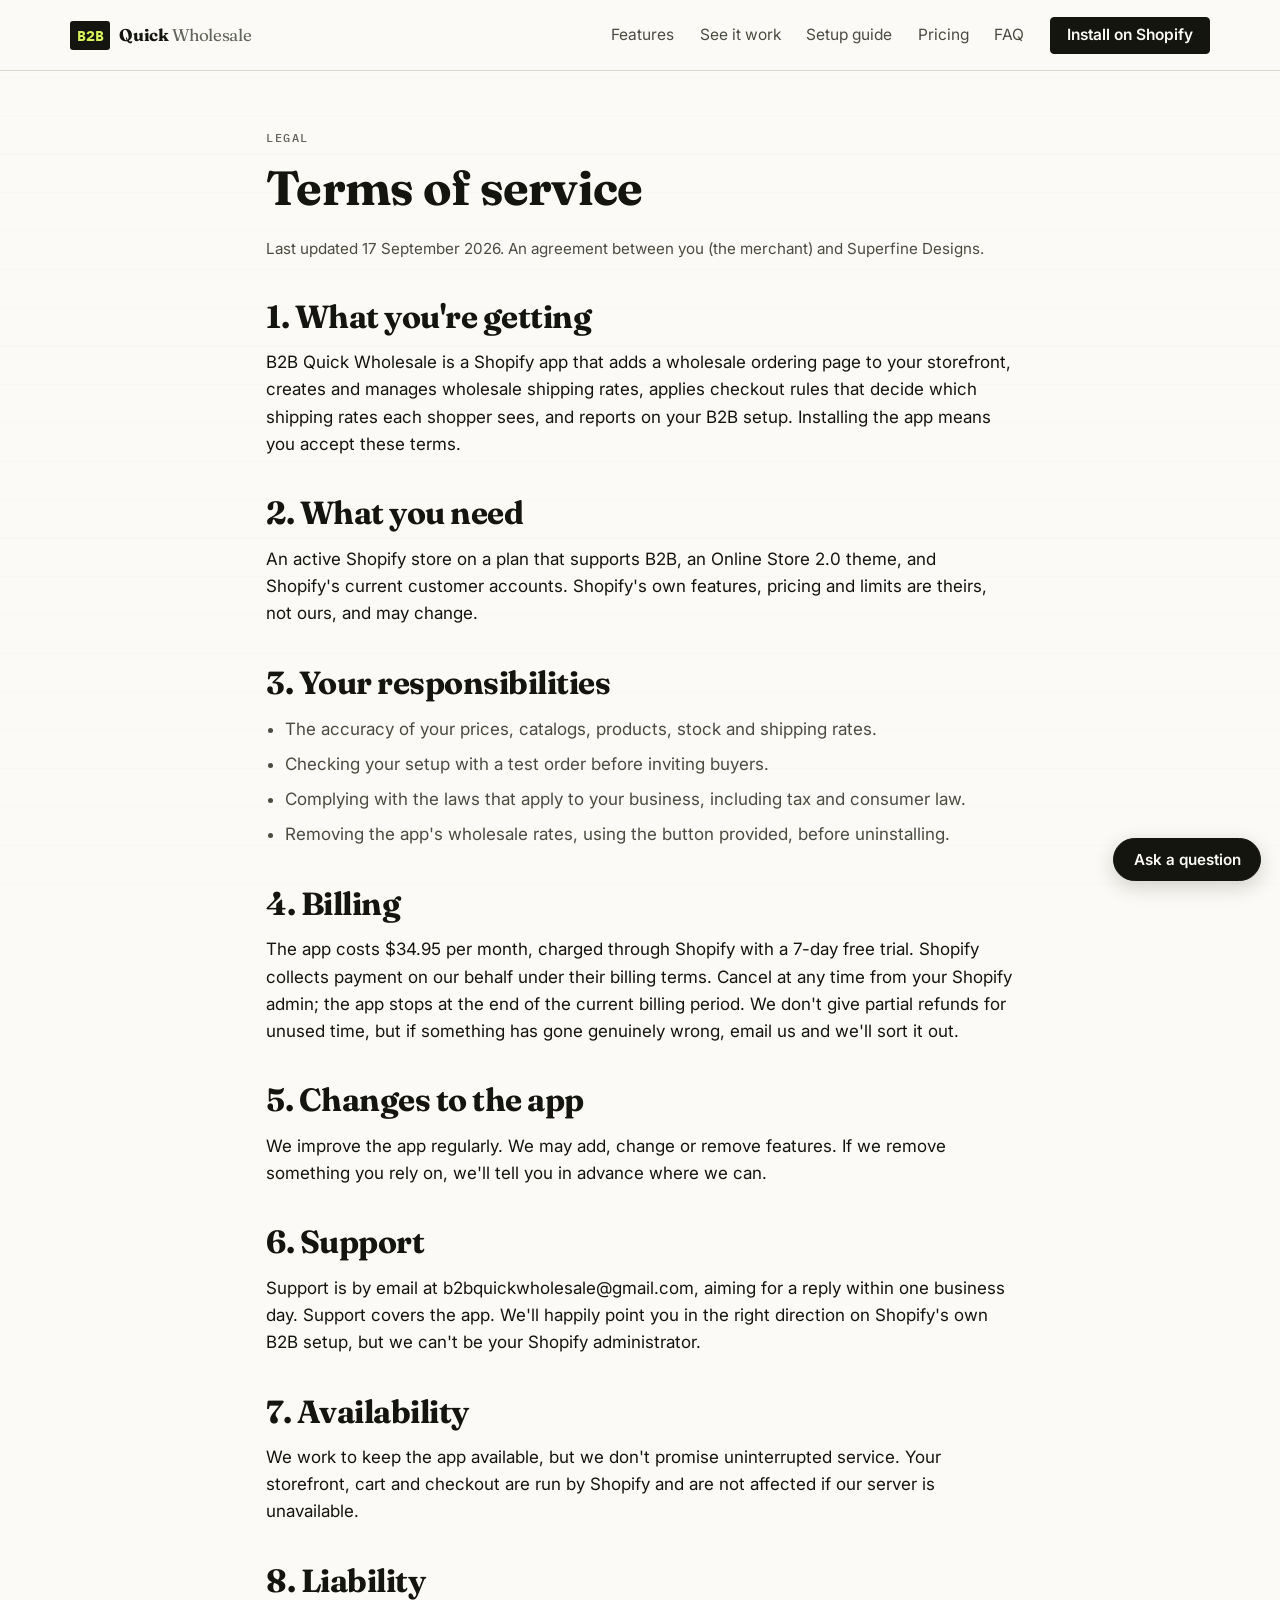
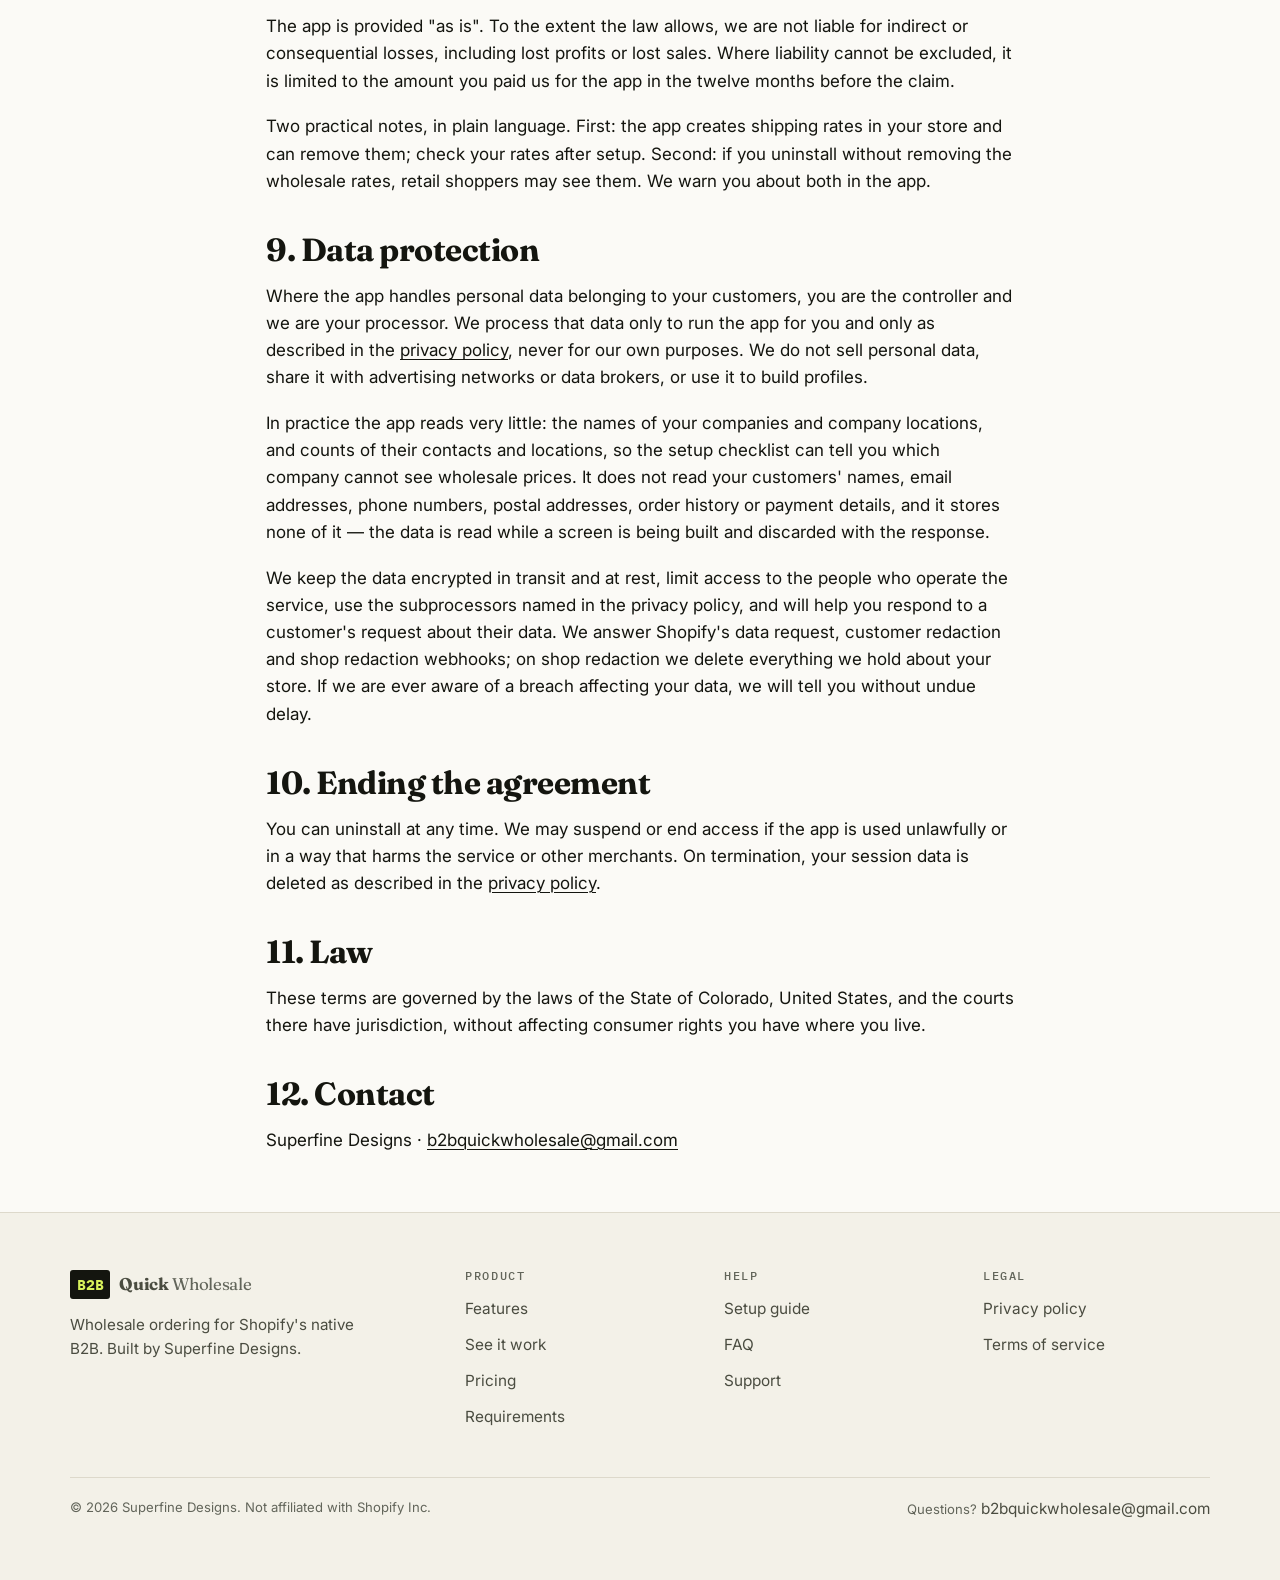
<file: terms.html>
<!doctype html>
<html lang="en">
<head>
<meta charset="utf-8">
<meta name="viewport" content="width=device-width, initial-scale=1, viewport-fit=cover">
<title>Terms of service — B2B Quick Wholesale</title>
<meta name="description" content="The terms for using the B2B Quick Wholesale Shopify app: what we provide, what you're responsible for, billing, cancellation and liability.">
<meta property="og:title" content="Terms of service — B2B Quick Wholesale">
<meta property="og:description" content="The terms for using the B2B Quick Wholesale Shopify app: what we provide, what you're responsible for, billing, cancellation and liability.">
<meta property="og:type" content="website">
<meta property="og:site_name" content="B2B Quick Wholesale">
<meta property="og:url" content="https://b2bquickwholesale.com/terms.html">
<meta name="twitter:card" content="summary">
<link rel="canonical" href="https://b2bquickwholesale.com/terms.html">
<link rel="icon" href="assets/favicon.svg" type="image/svg+xml">
<link rel="preconnect" href="https://fonts.googleapis.com">
<link rel="preconnect" href="https://fonts.gstatic.com" crossorigin>
<link href="https://fonts.googleapis.com/css2?family=Fraunces:opsz,wght@9..144,600;9..144,700&family=IBM+Plex+Mono:wght@500&family=Inter:wght@400;500;600;650&display=swap" rel="stylesheet">
<link rel="stylesheet" href="assets/site.css">
</head>
<body>
<a class="skip-link" href="#main">Skip to content</a>

<header class="masthead">
  <div class="wrap masthead__inner">
    <a class="logo" href="index.html">
      <span class="logo__chip">B2B</span>
      <span class="logo__word">Quick <span>Wholesale</span></span>
    </a>
    <button class="nav-toggle" type="button" data-nav-toggle aria-expanded="false" aria-controls="nav">Menu</button>
    <nav class="nav" id="nav" data-nav aria-label="Main">
      <a href="features.html">Features</a>
      <a href="demo.html">See it work</a>
      <a href="setup.html">Setup guide</a>
      <a href="pricing.html">Pricing</a>
      <a href="faq.html">FAQ</a>
      <a class="btn btn--sm" href="pricing.html#install">Install on Shopify</a>
    </nav>
  </div>
</header>

<main id="main">

  <section class="section--tight">
    <div class="wrap prose">
      <p class="label">Legal</p>
      <h1 style="font-size:clamp(2rem,4.5vw,3rem)">Terms of service</h1>
      <p class="small">Last updated 17 September 2026. An agreement between you (the merchant) and
        Superfine Designs.</p>

      <h2>1. What you're getting</h2>
      <p>B2B Quick Wholesale is a Shopify app that adds a wholesale ordering page to your storefront,
        creates and manages wholesale shipping rates, applies checkout rules that decide which
        shipping rates each shopper sees, and reports on your B2B setup. Installing the app means you
        accept these terms.</p>

      <h2>2. What you need</h2>
      <p>An active Shopify store on a plan that supports B2B, an Online Store 2.0 theme, and
        Shopify's current customer accounts. Shopify's own features, pricing and limits are theirs,
        not ours, and may change.</p>

      <h2>3. Your responsibilities</h2>
      <ul>
        <li>The accuracy of your prices, catalogs, products, stock and shipping rates.</li>
        <li>Checking your setup with a test order before inviting buyers.</li>
        <li>Complying with the laws that apply to your business, including tax and consumer law.</li>
        <li>Removing the app's wholesale rates, using the button provided, before uninstalling.</li>
      </ul>

      <h2>4. Billing</h2>
      <p>The app costs $34.95 per month, charged through Shopify with a 7-day free trial. Shopify
        collects payment on our behalf under their billing terms. Cancel at any time from your
        Shopify admin; the app stops at the end of the current billing period. We don't give partial
        refunds for unused time, but if something has gone genuinely wrong, email us and we'll sort
        it out.</p>

      <h2>5. Changes to the app</h2>
      <p>We improve the app regularly. We may add, change or remove features. If we remove something
        you rely on, we'll tell you in advance where we can.</p>

      <h2>6. Support</h2>
      <p>Support is by email at b2bquickwholesale@gmail.com, aiming for a reply within one business
        day. Support covers the app. We'll happily point you in the right direction on Shopify's own
        B2B setup, but we can't be your Shopify administrator.</p>

      <h2>7. Availability</h2>
      <p>We work to keep the app available, but we don't promise uninterrupted service. Your
        storefront, cart and checkout are run by Shopify and are not affected if our server is
        unavailable.</p>

      <h2>8. Liability</h2>
      <p>The app is provided "as is". To the extent the law allows, we are not liable for indirect or
        consequential losses, including lost profits or lost sales. Where liability cannot be
        excluded, it is limited to the amount you paid us for the app in the twelve months before the
        claim.</p>
      <p>Two practical notes, in plain language. First: the app creates shipping rates in your store
        and can remove them; check your rates after setup. Second: if you uninstall without removing
        the wholesale rates, retail shoppers may see them. We warn you about both in the app.</p>

      <h2>9. Data protection</h2>
      <p>Where the app handles personal data belonging to your customers, you are the controller and
        we are your processor. We process that data only to run the app for you and only as described
        in the <a href="privacy.html">privacy policy</a>, never for our own purposes. We do not sell
        personal data, share it with advertising networks or data brokers, or use it to build
        profiles.</p>
      <p>In practice the app reads very little: the names of your companies and company locations,
        and counts of their contacts and locations, so the setup checklist can tell you which company
        cannot see wholesale prices. It does not read your customers' names, email addresses, phone
        numbers, postal addresses, order history or payment details, and it stores none of it — the
        data is read while a screen is being built and discarded with the response.</p>
      <p>We keep the data encrypted in transit and at rest, limit access to the people who operate
        the service, use the subprocessors named in the privacy policy, and will help you respond to
        a customer's request about their data. We answer Shopify's data request, customer redaction
        and shop redaction webhooks; on shop redaction we delete everything we hold about your store.
        If we are ever aware of a breach affecting your data, we will tell you without undue delay.</p>

      <h2>10. Ending the agreement</h2>
      <p>You can uninstall at any time. We may suspend or end access if the app is used unlawfully or
        in a way that harms the service or other merchants. On termination, your session data is
        deleted as described in the <a href="privacy.html">privacy policy</a>.</p>

      <h2>11. Law</h2>
      <p>These terms are governed by the laws of the State of Colorado, United States, and the courts
        there have jurisdiction, without affecting consumer rights you have where you live.</p>

      <h2>12. Contact</h2>
      <p>Superfine Designs · <a href="mailto:b2bquickwholesale@gmail.com">b2bquickwholesale@gmail.com</a></p>
    </div>
  </section>
</main>

<footer class="footer">
  <div class="wrap">
    <div class="footer__grid">
      <div>
        <a class="logo" href="index.html"><span class="logo__chip">B2B</span><span class="logo__word">Quick <span>Wholesale</span></span></a>
        <p class="small" style="margin-top:.9rem;max-width:30ch">Wholesale ordering for Shopify's native B2B. Built by Superfine Designs.</p>
      </div>
      <div><h4>Product</h4><ul>
        <li><a href="features.html">Features</a></li>
        <li><a href="demo.html">See it work</a></li>
        <li><a href="pricing.html">Pricing</a></li>
        <li><a href="requirements.html">Requirements</a></li>
      </ul></div>
      <div><h4>Help</h4><ul>
        <li><a href="setup.html">Setup guide</a></li>
        <li><a href="faq.html">FAQ</a></li>
        <li><a href="support.html">Support</a></li>
      </ul></div>
      <div><h4>Legal</h4><ul>
        <li><a href="privacy.html">Privacy policy</a></li>
        <li><a href="terms.html">Terms of service</a></li>
      </ul></div>
    </div>
    <div class="footer__legal">
      <span class="tiny">© <span data-year>2026</span> Superfine Designs. Not affiliated with Shopify Inc.</span>
      <span class="tiny">Questions? <a href="mailto:b2bquickwholesale@gmail.com">b2bquickwholesale@gmail.com</a></span>
    </div>
  </div>
</footer>

<script src="assets/site.js" defer></script>
<script src="assets/assist.js" defer></script>
</body>
</html>
</file>
<file: assets/site.css>
/* ==========================================================================
   B2B Quick Wholesale — site styles
   Design concept: "The order sheet."
   Warm paper, hairline rules, monospace column labels, tabular figures, and a
   single highlighter accent. No gradients, no glows, no drop shadows except the
   one on a sticky bar. Restraint is the brand.
   ========================================================================== */

/* ---- Tokens ------------------------------------------------------------- */
:root {
  /* Paper and ink */
  --paper: #fbfaf6;
  --paper-2: #f3f1e8;
  --paper-3: #eae7da;
  --ink: #14150f;
  --ink-2: #4a4c40;
  --ink-3: #62655a;
  --rule: #ddd9cb;
  --rule-strong: #c3bfae;

  /* Accents */
  --green: #14573a;
  --green-dark: #0e3f2a;
  --lime: #d8f25b;
  --clay: #b8532f;

  /* Type */
  --display: "Fraunces", "Iowan Old Style", Georgia, serif;
  --sans: "Inter", -apple-system, BlinkMacSystemFont, "Segoe UI", Helvetica, Arial, sans-serif;
  --mono: "IBM Plex Mono", ui-monospace, SFMono-Regular, Menlo, monospace;

  /* Space and shape */
  --page: 1140px;
  --narrow: 760px;
  --gap: clamp(1.6rem, 4vw, 3rem);
  --radius: 4px;
  --bar-shadow: 0 -8px 28px rgba(20, 21, 15, .08);
}

*, *::before, *::after { box-sizing: border-box; }

html { -webkit-text-size-adjust: 100%; scroll-behavior: smooth; }
@media (prefers-reduced-motion: reduce) { html { scroll-behavior: auto; } }

body {
  margin: 0;
  background: var(--paper);
  color: var(--ink);
  font-family: var(--sans);
  font-size: 1.0625rem;
  line-height: 1.6;
  font-feature-settings: "tnum" 0;
  -webkit-font-smoothing: antialiased;
}

/* A faint ruled-paper grid, the way an order sheet is printed. */
body::before {
  content: "";
  position: fixed;
  inset: 0;
  pointer-events: none;
  background-image: linear-gradient(to bottom, rgba(20, 21, 15, .028) 1px, transparent 1px);
  background-size: 100% 2.4rem;
  z-index: 0;
  opacity: .5;
}
body > * { position: relative; z-index: 1; }

img, svg { max-width: 100%; height: auto; display: block; }

a { color: inherit; text-underline-offset: .18em; text-decoration-thickness: 1px; }
a:hover { text-decoration-color: var(--green); }

:focus-visible {
  outline: 2.5px solid var(--green);
  outline-offset: 2px;
  border-radius: 2px;
}

/* ---- Type --------------------------------------------------------------- */
h1, h2, h3, h4 {
  font-family: var(--display);
  font-weight: 700;
  line-height: 1.04;
  letter-spacing: -.015em;
  margin: 0 0 .5em;
  font-variation-settings: "SOFT" 0, "WONK" 1, "opsz" 40;
}
h1 { font-size: clamp(2.6rem, 6.4vw, 4.6rem); }
h2 { font-size: clamp(2rem, 4.2vw, 3rem); }
h3 { font-size: clamp(1.35rem, 2.2vw, 1.7rem); line-height: 1.15; }
h4 { font-size: 1.1rem; font-family: var(--sans); font-weight: 650; letter-spacing: 0; }
p { margin: 0 0 1.1em; }
p:last-child { margin-bottom: 0; }

.lede { font-size: clamp(1.15rem, 2.1vw, 1.4rem); line-height: 1.5; color: var(--ink-2); max-width: 34em; }
.small { font-size: .95rem; color: var(--ink-2); }
.tiny { font-size: .82rem; color: var(--ink-3); }

/* The monospace label that heads every column on an order sheet. */
.label {
  font-family: var(--mono);
  font-size: .72rem;
  font-weight: 500;
  letter-spacing: .14em;
  text-transform: uppercase;
  color: var(--ink-3);
  margin: 0 0 1rem;
  display: block;
}
.num { font-variant-numeric: tabular-nums; }

/* Highlighter: a marker swipe behind a few words, never a whole line. */
.mark {
  background: linear-gradient(to top, transparent .06em, var(--lime) .06em, var(--lime) .5em, transparent .5em);
  padding: 0 .06em;
}

/* ---- Layout ------------------------------------------------------------- */
.wrap { width: min(100% - 2.4rem, var(--page)); margin-inline: auto; }
@supports (padding: env(safe-area-inset-left)) {
  @media (max-width: 860px) and (orientation: landscape) {
    .wrap, .wrap--narrow { padding-inline: env(safe-area-inset-left, 0px) env(safe-area-inset-right, 0px); }
  }
}
.wrap--narrow { width: min(100% - 2.4rem, var(--narrow)); margin-inline: auto; }
section { padding-block: clamp(3.4rem, 8vw, 6.5rem); }
.section--tight { padding-block: clamp(2.4rem, 5vw, 3.6rem); }
.rule-top { border-top: 1px solid var(--rule); }
.grid { display: grid; gap: var(--gap); }
@media (min-width: 760px) {
  .grid--2 { grid-template-columns: repeat(2, minmax(0, 1fr)); }
  .grid--3 { grid-template-columns: repeat(3, minmax(0, 1fr)); }
  .grid--sidebar { grid-template-columns: minmax(0, 1fr) 20rem; align-items: start; }
}
.stack > * + * { margin-top: 1.1rem; }

/* ---- Buttons ------------------------------------------------------------ */
.btn {
  display: inline-flex;
  align-items: center;
  gap: .55rem;
  padding: .85rem 1.4rem;
  border: 1.5px solid var(--ink);
  border-radius: var(--radius);
  background: var(--ink);
  color: var(--paper);
  font: 600 1rem/1 var(--sans);
  text-decoration: none;
  cursor: pointer;
  transition: transform .12s ease, background-color .12s ease;
}
.btn:hover { background: var(--green-dark); border-color: var(--green-dark); }
.btn:active { transform: translateY(1px); }
.btn--ghost { background: transparent; color: var(--ink); }
.btn--ghost:hover { background: var(--paper-2); border-color: var(--ink); color: var(--ink); }
.btn--lime { background: var(--lime); border-color: var(--ink); color: var(--ink); }
.btn--lime:hover { background: #cbe94a; border-color: var(--ink); color: var(--ink); }
.btn--sm { padding: .6rem 1rem; font-size: .92rem; }
/* Fingers need a bigger target than a mouse pointer. */
@media (pointer: coarse) {
  .logo { min-height: 44px; }
  .footer li a { min-height: 40px; display: inline-flex; align-items: center; }
  .btn { min-height: 44px; }
  .btn--sm { min-height: 40px; }
  .nav a { min-height: 44px; display: flex; align-items: center; }
  .nav-toggle { min-height: 44px; }
  details.faq summary { min-height: 44px; align-items: center; }
  .guide__nav a { min-height: 40px; display: flex; align-items: center; }
}
/* More specific link rules elsewhere must never repaint a button's label. */
.nav a.btn, .panel--ink a.btn, .footer a.btn { color: var(--paper); text-decoration: none; }
.nav a.btn--lime, .panel--ink a.btn--lime, .footer a.btn--lime { color: var(--ink); }
.nav a.btn--ghost, .panel--ink a.btn--ghost { color: inherit; }
.btn-row { display: flex; flex-wrap: wrap; gap: .8rem; align-items: center; }
@media (prefers-reduced-motion: reduce) { .btn { transition: none; } }

/* ---- Header ------------------------------------------------------------- */
.masthead {
  position: sticky;
  top: 0;
  padding-top: env(safe-area-inset-top, 0px);
  z-index: 50;
  background: color-mix(in srgb, var(--paper) 92%, transparent);
  backdrop-filter: saturate(140%) blur(6px);
  border-bottom: 1px solid var(--rule);
}
.masthead__inner {
  display: flex;
  align-items: center;
  justify-content: space-between;
  gap: 1rem;
  min-height: 4.4rem;
}
.logo { display: inline-flex; align-items: center; gap: .55rem; text-decoration: none; color: var(--ink); }
.logo__chip {
  font: 700 .95rem/1 var(--mono);
  letter-spacing: -.02em;
  background: var(--ink);
  color: var(--lime);
  padding: .42rem .45rem;
  border-radius: 3px;
}
.logo__word { font: 700 1.06rem/1 var(--display); letter-spacing: -.02em; font-variation-settings: "WONK" 1, "opsz" 20; }
.logo__word span { color: var(--ink-3); font-weight: 400; }

.nav { display: flex; align-items: center; gap: 1.6rem; }
.nav a { font-size: .97rem; text-decoration: none; color: var(--ink-2); }
.nav a:hover, .nav a[aria-current="page"] { color: var(--ink); text-decoration: underline; text-decoration-color: var(--lime); text-decoration-thickness: 3px; }
.nav-toggle { display: none; }

@media (max-width: 860px) {
  .nav-toggle {
    display: inline-flex;
    align-items: center;
    gap: .5rem;
    background: none;
    border: 1.5px solid var(--rule-strong);
    border-radius: var(--radius);
    padding: .5rem .8rem;
    font: 600 .92rem/1 var(--sans);
    color: var(--ink);
    cursor: pointer;
  }
  .nav {
    display: none;
    position: absolute;
    top: 100%;
    left: 0;
    right: 0;
    flex-direction: column;
    align-items: stretch;
    gap: 0;
    background: var(--paper);
    border-bottom: 1px solid var(--rule);
    padding: .4rem 1.2rem 1.2rem;
  }
  .nav[data-open] { display: flex; }
  .nav a { padding: .8rem 0; border-bottom: 1px solid var(--rule); }
  .nav .btn { margin-top: .9rem; justify-content: center; }
}

/* ---- Hero --------------------------------------------------------------- */
.hero { padding-top: clamp(2.6rem, 6vw, 4.4rem); padding-bottom: clamp(2rem, 4vw, 3rem); }
.hero h1 { max-width: 15ch; }
.hero__grid { display: grid; gap: var(--gap); align-items: center; }
@media (min-width: 1000px) { .hero__grid { grid-template-columns: minmax(0, 1.05fr) minmax(0, .95fr); } }

/* A miniature of the thing we sell: a wholesale order, mid-flight. */
.sheet-card { border: 1px solid var(--rule-strong); border-radius: 6px; background: #fff; overflow: hidden; }
.sheet-card__top { display: flex; align-items: baseline; justify-content: space-between; gap: 1rem; padding: .85rem 1.1rem; border-bottom: 1px solid var(--rule); background: var(--paper-2); }
.sheet-card__top b { font-size: .95rem; }
.sheet-card__rows { padding: .3rem 0; }
.sheet-card__row { display: grid; grid-template-columns: minmax(0, 1fr) 4.2rem 5rem; gap: .8rem; align-items: baseline; padding: .55rem 1.1rem; border-bottom: 1px solid var(--rule); font-size: .94rem; }
.sheet-card__row:last-child { border-bottom: 0; }
.sheet-card__row span:nth-child(2), .sheet-card__row span:nth-child(3) { text-align: right; font-variant-numeric: tabular-nums; }
.sheet-card__sku { font-family: var(--mono); font-size: .74rem; color: var(--ink-3); display: block; }
.sheet-card__foot { display: flex; align-items: center; justify-content: space-between; gap: 1rem; padding: .9rem 1.1rem; border-top: 1.5px solid var(--ink); background: var(--paper-2); }
.sheet-card__total { font: 700 1.35rem/1 var(--sans); font-variant-numeric: tabular-nums; }
.sheet-card__strike { color: var(--ink-3); text-decoration: line-through; font-size: .85rem; }
.hero__meta { display: flex; flex-wrap: wrap; gap: .5rem 1.6rem; margin-top: 1.6rem; }

/* The plan strip: answers "does this work on my plan?" immediately. */
.plans {
  display: flex;
  flex-wrap: wrap;
  align-items: center;
  gap: .5rem .9rem;
  padding: .85rem 1.1rem;
  border: 1px solid var(--rule);
  border-radius: var(--radius);
  background: var(--paper-2);
}
.plans__label { font-family: var(--mono); font-size: .72rem; letter-spacing: .12em; text-transform: uppercase; color: var(--ink-3); }
.plan-chip {
  font: 600 .9rem/1 var(--sans);
  padding: .34rem .6rem;
  border: 1px solid var(--rule-strong);
  border-radius: 99px;
  background: var(--paper);
}
.plan-chip[data-yes]::before { content: "✓ "; color: var(--green); font-weight: 700; }

/* ---- Cards and panels --------------------------------------------------- */
.panel {
  border: 1px solid var(--rule);
  border-radius: var(--radius);
  background: var(--paper);
  padding: clamp(1.3rem, 3vw, 2rem);
}
.panel--sunk { background: var(--paper-2); }
.panel--ink { background: var(--ink); color: var(--paper); border-color: var(--ink); }
.panel--ink .label, .panel--ink .small { color: #b9bcae; }
.panel--ink a { color: var(--lime); }

.feature { border-top: 2px solid var(--ink); padding-top: 1rem; }
.feature h3 { margin-bottom: .35rem; }
.feature p { color: var(--ink-2); margin: 0; }
.feature__num { font-family: var(--mono); font-size: .75rem; color: var(--ink-3); display: block; margin-bottom: .55rem; }

/* Numbered list of steps, ledger-style. The number is positioned, not a grid
   column, so any mix of headings, paragraphs and inline text stays in one block. */
.steps { counter-reset: step; list-style: none; padding: 0; margin: 0; }
.steps > li {
  counter-increment: step;
  position: relative;
  padding: 1.15rem 0 1.15rem 3.6rem;
  border-bottom: 1px solid var(--rule);
}
.steps > li::before {
  content: counter(step, decimal-leading-zero);
  position: absolute;
  left: 0;
  top: 1.3rem;
  font: 500 .85rem/1 var(--mono);
  color: var(--ink-3);
}
.steps h3 { font-size: 1.15rem; font-family: var(--sans); font-weight: 650; letter-spacing: 0; }
.steps p { margin: .2rem 0 0; color: var(--ink-2); }

/* Click path: Shopify admin navigation, shown the way you'd read it aloud. */
.path {
  font-family: var(--mono);
  font-size: .86rem;
  background: var(--paper-2);
  border: 1px solid var(--rule);
  border-left: 3px solid var(--green);
  border-radius: var(--radius);
  padding: .55rem .75rem;
  display: inline-block;
  margin: .35rem 0;
}
.path b { font-weight: 600; }

.note {
  border-left: 3px solid var(--lime);
  background: var(--paper-2);
  padding: .9rem 1.1rem;
  border-radius: var(--radius);
  margin: 1.2rem 0;
}
.note--warn { border-left-color: var(--clay); }
.note h4 { margin: 0 0 .3rem; }
.note p { margin: 0; color: var(--ink-2); }

/* ---- Tables ------------------------------------------------------------- */
.table-wrap { overflow-x: auto; }
table.sheet { width: 100%; border-collapse: collapse; font-size: .97rem; }
.sheet th, .sheet td { text-align: left; padding: .7rem .8rem; border-bottom: 1px solid var(--rule); vertical-align: top; }
.sheet thead th {
  font-family: var(--mono);
  font-size: .72rem;
  letter-spacing: .12em;
  text-transform: uppercase;
  color: var(--ink-3);
  border-bottom: 1.5px solid var(--ink);
  font-weight: 500;
  white-space: nowrap;
}
.sheet td.yes { color: var(--green); font-weight: 650; }
.sheet td.no { color: var(--ink-3); }

/* ---- FAQ ---------------------------------------------------------------- */
details.faq { border-bottom: 1px solid var(--rule); padding: 1.05rem 0; }
details.faq summary {
  cursor: pointer;
  font-weight: 650;
  font-size: 1.06rem;
  list-style: none;
  display: flex;
  gap: 1rem;
  align-items: baseline;
  justify-content: space-between;
}
details.faq summary::-webkit-details-marker { display: none; }
details.faq summary::after { content: "+"; font-family: var(--mono); color: var(--ink-3); font-size: 1.3rem; line-height: 1; }
details.faq[open] summary::after { content: "–"; }
details.faq > div { padding-top: .7rem; color: var(--ink-2); max-width: 62ch; }

/* ---- Footer ------------------------------------------------------------- */
.footer { border-top: 1px solid var(--rule); background: var(--paper-2); padding-block: clamp(2.4rem, 5vw, 3.6rem); }
.footer__grid { display: grid; gap: 2rem; }
@media (min-width: 620px) { .footer__grid { grid-template-columns: repeat(2, minmax(0, 1fr)); } }
@media (min-width: 940px) { .footer__grid { grid-template-columns: 1.6fr 1fr 1fr 1fr; } }
.footer h4 { font-family: var(--mono); font-size: .72rem; letter-spacing: .14em; text-transform: uppercase; color: var(--ink-3); font-weight: 500; margin-bottom: .8rem; }
.footer ul { list-style: none; margin: 0; padding: 0; }
.footer li { margin-bottom: .55rem; }
.footer a { color: var(--ink-2); text-decoration: none; font-size: .96rem; }
.footer a:hover { color: var(--ink); text-decoration: underline; }
.footer__legal { margin-top: 2.4rem; padding-top: 1.2rem; border-top: 1px solid var(--rule); display: flex; flex-wrap: wrap; gap: .6rem 1.4rem; justify-content: space-between; }

/* ---- Prose (legal, long-form) ------------------------------------------- */
.prose { max-width: 68ch; }
.prose h2 { font-size: clamp(1.5rem, 3vw, 2rem); margin-top: 2.4rem; }
.prose h3 { font-size: 1.2rem; margin-top: 1.8rem; font-family: var(--sans); font-weight: 650; letter-spacing: 0; }
.prose ul, .prose ol { padding-left: 1.2rem; color: var(--ink-2); }
.prose li { margin-bottom: .5rem; }
.prose code, code { font-family: var(--mono); font-size: .9em; background: var(--paper-2); padding: .1em .35em; border-radius: 3px; overflow-wrap: anywhere; }
/* Store domains and email addresses are unbreakable words; let them wrap. */
p, li, td, dd, .lede, .small { overflow-wrap: break-word; }
a[href^="mailto:"] { overflow-wrap: anywhere; }

/* ---- Utilities ---------------------------------------------------------- */
.center { text-align: center; }
.center .lede, .center h1, .center h2 { margin-inline: auto; }
.sr-only {
  position: absolute !important;
  width: 1px; height: 1px;
  padding: 0; margin: -1px;
  overflow: hidden; clip: rect(0 0 0 0); white-space: nowrap; border: 0;
}
.skip-link {
  position: absolute; left: -9999px; top: 0;
  background: var(--ink); color: var(--paper); padding: .7rem 1rem; z-index: 100;
}
.skip-link:focus { left: .6rem; top: .6rem; }
.stamp {
  display: inline-block;
  font: 500 .72rem/1 var(--mono);
  letter-spacing: .12em;
  text-transform: uppercase;
  color: var(--green);
  border: 1.5px solid var(--green);
  border-radius: 3px;
  padding: .4rem .6rem;
  transform: rotate(-1.5deg);
}

/* ---- Ask a question (the website assistant) ----------------------------- */
.ask-launcher {
  position: fixed;
  right: 1.2rem;
  bottom: calc(1.2rem + env(safe-area-inset-bottom, 0px));
  z-index: 60;
  padding: .8rem 1.2rem;
  border: 1.5px solid var(--ink);
  border-radius: 99px;
  background: var(--ink);
  color: var(--paper);
  font: 600 .95rem/1 var(--sans);
  cursor: pointer;
  box-shadow: 0 6px 20px rgba(20, 21, 15, .18);
}
.ask-launcher:hover { background: var(--green-dark); border-color: var(--green-dark); }

.ask {
  position: fixed;
  right: 1.2rem;
  bottom: calc(4.6rem + env(safe-area-inset-bottom, 0px));
  z-index: 60;
  width: min(24rem, calc(100vw - 2.4rem));
  max-height: min(34rem, calc(100vh - 8rem));
  display: flex;
  flex-direction: column;
  background: var(--paper);
  border: 1px solid var(--rule-strong);
  border-radius: 8px;
  box-shadow: 0 18px 50px rgba(20, 21, 15, .22);
  overflow: hidden;
}
.ask[hidden] { display: none; }
.ask__head { display: flex; align-items: center; justify-content: space-between; padding: .8rem 1rem; border-bottom: 1px solid var(--rule); background: var(--paper-2); }
.ask__close { border: 0; background: none; font-size: 1.5rem; line-height: 1; color: var(--ink-2); cursor: pointer; padding: 0 .2rem; }
.ask__log { flex: 1; overflow-y: auto; padding: 1rem; font-size: .95rem; }
.ask__hi { color: var(--ink-2); margin-bottom: .8rem; }
.ask__chips { display: flex; flex-wrap: wrap; gap: .4rem; }
.ask__chip {
  font: 500 .85rem/1.2 var(--sans);
  text-align: left;
  padding: .45rem .7rem;
  border: 1px solid var(--rule-strong);
  border-radius: 99px;
  background: var(--paper);
  color: var(--ink);
  cursor: pointer;
}
.ask__chip:hover { background: var(--paper-2); }
.ask__turn { margin-bottom: .9rem; }
.ask__turn p { margin: 0 0 .5rem; }
.ask__who { display: block; font-family: var(--mono); font-size: .68rem; letter-spacing: .1em; text-transform: uppercase; color: var(--ink-3); margin-bottom: .25rem; }
.ask__turn--you p { color: var(--ink); font-weight: 500; }
.ask__turn--assistant p { color: var(--ink-2); }
.ask__turn--escalate { padding-top: .2rem; }
.ask__form { display: flex; gap: .5rem; padding: .8rem 1rem; border-top: 1px solid var(--rule); }
.ask__input {
  flex: 1;
  min-width: 0;
  height: 2.6rem;
  padding: 0 .7rem;
  border: 1.5px solid var(--rule-strong);
  border-radius: 4px;
  font: inherit;
  font-size: 1rem; /* 16px keeps iOS from zooming on focus */
  background: var(--paper);
  color: var(--ink);
}
.ask__foot { padding: 0 1rem .9rem; margin: 0; font-size: .82rem; color: var(--ink-3); }

@media (max-width: 520px) {
  .ask { right: .6rem; left: .6rem; width: auto; bottom: calc(4.4rem + env(safe-area-inset-bottom, 0px)); }
  .ask-launcher { right: .6rem; }
}
@media print { .ask, .ask-launcher { display: none; } }
</file>
<file: assets/demo.css>
/* ==========================================================================
   Interactive demo of the buyer's ordering page.
   A faithful, self-contained replica: same layout, same behaviour (quantity
   rules, stock limits, "In cart", running total, free-shipping progress).
   Prefixed .od- so it can never collide with the site's own styles.
   ========================================================================== */

.od {
  --od-line: #e3e0d4;
  --od-line-strong: #c8c4b4;
  --od-ink: #14150f;
  --od-muted: #61645a;
  --od-surface: #ffffff;
  --od-accent: #14573a;
  --od-accent-text: #ffffff;
  border: 1px solid var(--od-line-strong);
  border-radius: 6px;
  background: var(--od-surface);
  color: var(--od-ink);
  overflow: hidden;
  font-size: .95rem;
}

/* Browser chrome, so it reads as "this is their storefront". */
.od__chrome {
  display: flex;
  align-items: center;
  gap: .55rem;
  padding: .6rem .9rem;
  background: var(--paper-2);
  border-bottom: 1px solid var(--od-line);
}
.od__dot { width: .62rem; height: .62rem; border-radius: 50%; background: var(--od-line-strong); }
.od__url {
  flex: 1;
  font-family: var(--mono);
  font-size: .76rem;
  color: var(--ink-3);
  background: var(--paper);
  border: 1px solid var(--od-line);
  border-radius: 99px;
  padding: .28rem .7rem;
  white-space: nowrap;
  overflow: hidden;
  text-overflow: ellipsis;
}

.od__body { padding: clamp(.9rem, 2.4vw, 1.5rem); }

.od__head { display: flex; flex-wrap: wrap; gap: .6rem 1.2rem; align-items: baseline; justify-content: space-between; margin-bottom: 1rem; }
.od__title { font: 650 1.25rem/1.2 var(--sans); margin: 0; }
.od__who { font-size: .86rem; color: var(--od-muted); }

.od__bar { display: flex; flex-wrap: wrap; gap: .6rem; align-items: center; margin-bottom: 1rem; }
.od__search {
  flex: 1 1 12rem;
  min-width: 0;
  height: 2.6rem;
  padding: 0 .8rem;
  border: 1.5px solid var(--od-line-strong);
  border-radius: 4px;
  font: inherit;
  font-size: 1rem; /* 16px: anything smaller makes iOS zoom in on focus */
  background: var(--od-surface);
  color: var(--od-ink);
}
.od__chips { display: flex; flex-wrap: wrap; gap: .4rem; }
.od__chip {
  font: 600 .82rem/1 var(--sans);
  padding: .5rem .7rem;
  border: 1.5px solid var(--od-line-strong);
  border-radius: 99px;
  background: var(--od-surface);
  color: var(--od-ink);
  cursor: pointer;
}
.od__chip[aria-pressed="true"] { background: var(--od-ink); border-color: var(--od-ink); color: #fff; }
.od__views { display: inline-flex; border: 1.5px solid var(--od-line-strong); border-radius: 4px; overflow: hidden; }
.od__view {
  font: 600 .82rem/1 var(--sans);
  padding: .55rem .8rem;
  background: var(--od-surface);
  border: 0;
  color: var(--od-muted);
  cursor: pointer;
}
.od__view[aria-pressed="true"] { background: var(--od-ink); color: #fff; }

.od__cols {
  display: grid;
  grid-template-columns: 3.2rem minmax(0, 1fr) 6rem 5.4rem 7.4rem 5.6rem;
  gap: .8rem;
  padding: 0 .7rem .5rem;
  font-family: var(--mono);
  font-size: .68rem;
  letter-spacing: .1em;
  text-transform: uppercase;
  color: var(--ink-3);
}
.od__list { border: 1px solid var(--od-line); border-radius: 5px; overflow: hidden; }
.od__row {
  display: grid;
  grid-template-columns: 3.2rem minmax(0, 1fr) 6rem 5.4rem 7.4rem 5.6rem;
  gap: .8rem;
  align-items: center;
  padding: .7rem;
  border-bottom: 1px solid var(--od-line);
  background: var(--od-surface);
}
.od__row:last-child { border-bottom: 0; }
.od__row[hidden] { display: none; }
.od__thumb { width: 3.2rem; height: 3.2rem; border-radius: 3px; background: #f4f3ee; display: grid; place-items: center; font: 600 .9rem/1 var(--mono); color: #9b9c90; }
.od__name { font-weight: 600; line-height: 1.25; }
.od__meta { font-size: .78rem; color: var(--od-muted); display: flex; flex-wrap: wrap; gap: .4rem; align-items: center; margin-top: .15rem; }
.od__incart { background: var(--od-accent); color: var(--od-accent-text); border-radius: 3px; padding: .05rem .4rem; font-weight: 700; font-size: .72rem; }
.od__msrp { color: var(--od-muted); text-decoration: line-through; font-size: .86rem; }
.od__price { font-weight: 700; font-variant-numeric: tabular-nums; }
.od__rule { display: block; font-size: .74rem; color: var(--od-muted); margin-top: .2rem; }

.od__stepper { display: inline-grid; grid-template-columns: 2rem 2.6rem 2rem; border: 1.5px solid var(--od-line-strong); border-radius: 4px; overflow: hidden; }
.od__stepper button { border: 0; background: var(--od-surface); font: 500 1.05rem/1 var(--sans); color: var(--od-ink); cursor: pointer; height: 2.2rem; }
.od__stepper button:hover { background: #f4f3ee; }
@media (pointer: coarse) {
  .od__stepper { grid-template-columns: 2.8rem 3.2rem 2.8rem; }
  .od__stepper button { height: 2.9rem; font-size: 1.2rem; }
  .od__stepper input { height: 2.9rem; font-size: 1rem; }
  .od__add { min-height: 2.9rem; }
  .od__chip, .od__view { min-height: 2.5rem; }
}
.od__stepper input {
  border: 0;
  border-inline: 1.5px solid var(--od-line-strong);
  text-align: center;
  font: 600 1rem/1 var(--sans);
  font-variant-numeric: tabular-nums;
  background: var(--od-surface);
  color: var(--od-ink);
  -moz-appearance: textfield;
  min-width: 0;
}
.od__stepper input::-webkit-outer-spin-button,
.od__stepper input::-webkit-inner-spin-button { -webkit-appearance: none; margin: 0; }

.od__total { font-variant-numeric: tabular-nums; font-weight: 600; }
.od__add {
  width: 100%;
  padding: .6rem .5rem;
  border: 1.5px solid var(--od-accent);
  border-radius: 4px;
  background: var(--od-accent);
  color: var(--od-accent-text);
  font: 650 .88rem/1 var(--sans);
  cursor: pointer;
}
.od__add[disabled] { background: #eceadf; border-color: #cbc8b9; color: #5f6155; cursor: not-allowed; }
.od__add.is-added { background: var(--od-ink); border-color: var(--od-ink); }

.od__summary {
  position: sticky;
  bottom: 0;
  display: flex;
  flex-wrap: wrap;
  gap: .8rem 1.4rem;
  align-items: center;
  justify-content: space-between;
  margin-top: 1rem;
  padding: .9rem 1.1rem;
  border: 1px solid var(--od-line-strong);
  border-radius: 5px;
  background: var(--od-surface);
}
.od__sumlabel { font-family: var(--mono); font-size: .68rem; letter-spacing: .1em; text-transform: uppercase; color: var(--ink-3); display: block; }
.od__sumtotal { font: 700 1.5rem/1.1 var(--sans); font-variant-numeric: tabular-nums; }
.od__ship { font-size: .84rem; color: var(--od-muted); }
.od__status { font-size: .86rem; color: var(--od-accent); font-weight: 600; min-height: 1.2em; }

/* Catalog (grid) view */
.od__list[data-view="catalog"] { display: grid; grid-template-columns: repeat(auto-fill, minmax(13rem, 1fr)); gap: .8rem; border: 0; }
.od__list[data-view="catalog"] .od__row {
  grid-template-columns: minmax(0, 1fr);
  border: 1px solid var(--od-line);
  border-radius: 5px;
  align-items: start;
  gap: .5rem;
}
.od__list[data-view="catalog"] .od__thumb { width: 100%; height: 6.5rem; font-size: 1.1rem; }
.od__list[data-view="catalog"] .od__cell--qty { justify-self: start; }
.od__cols[data-view="catalog"] { display: none; }

@media (max-width: 720px) {
  .od__cols { display: none; }
  /* Phone: name on top, then price and quantity on one line, then a full-width Add. */
  .od__row {
    grid-template-columns: 3.2rem minmax(0, 1fr);
    grid-template-areas:
      "thumb body"
      "price qty"
      "action action";
    row-gap: .6rem;
    align-items: center;
  }
  .od__cell--thumb { grid-area: thumb; align-self: start; }
  .od__cell--body { grid-area: body; }
  .od__cell--msrp { display: none; }
  .od__cell--price { grid-area: price; display: block; font-size: 1.05rem; white-space: nowrap; }
  .od__cell--qty { grid-area: qty; display: flex; align-items: center; justify-content: flex-end; gap: .8rem; }
  .od__cell--action { grid-area: action; }
  .od__list[data-view="catalog"] .od__row { grid-template-areas: "body body" "price qty" "action action"; }
  .od__list[data-view="catalog"] .od__cell--thumb { display: none; }
}

/* The little caption that explains what just happened, for a first-time viewer. */
.od-caption {
  display: flex;
  gap: .7rem;
  align-items: flex-start;
  margin-top: .9rem;
  font-size: .92rem;
  color: var(--ink-2);
}
.od-caption b { color: var(--ink); }
</file>
